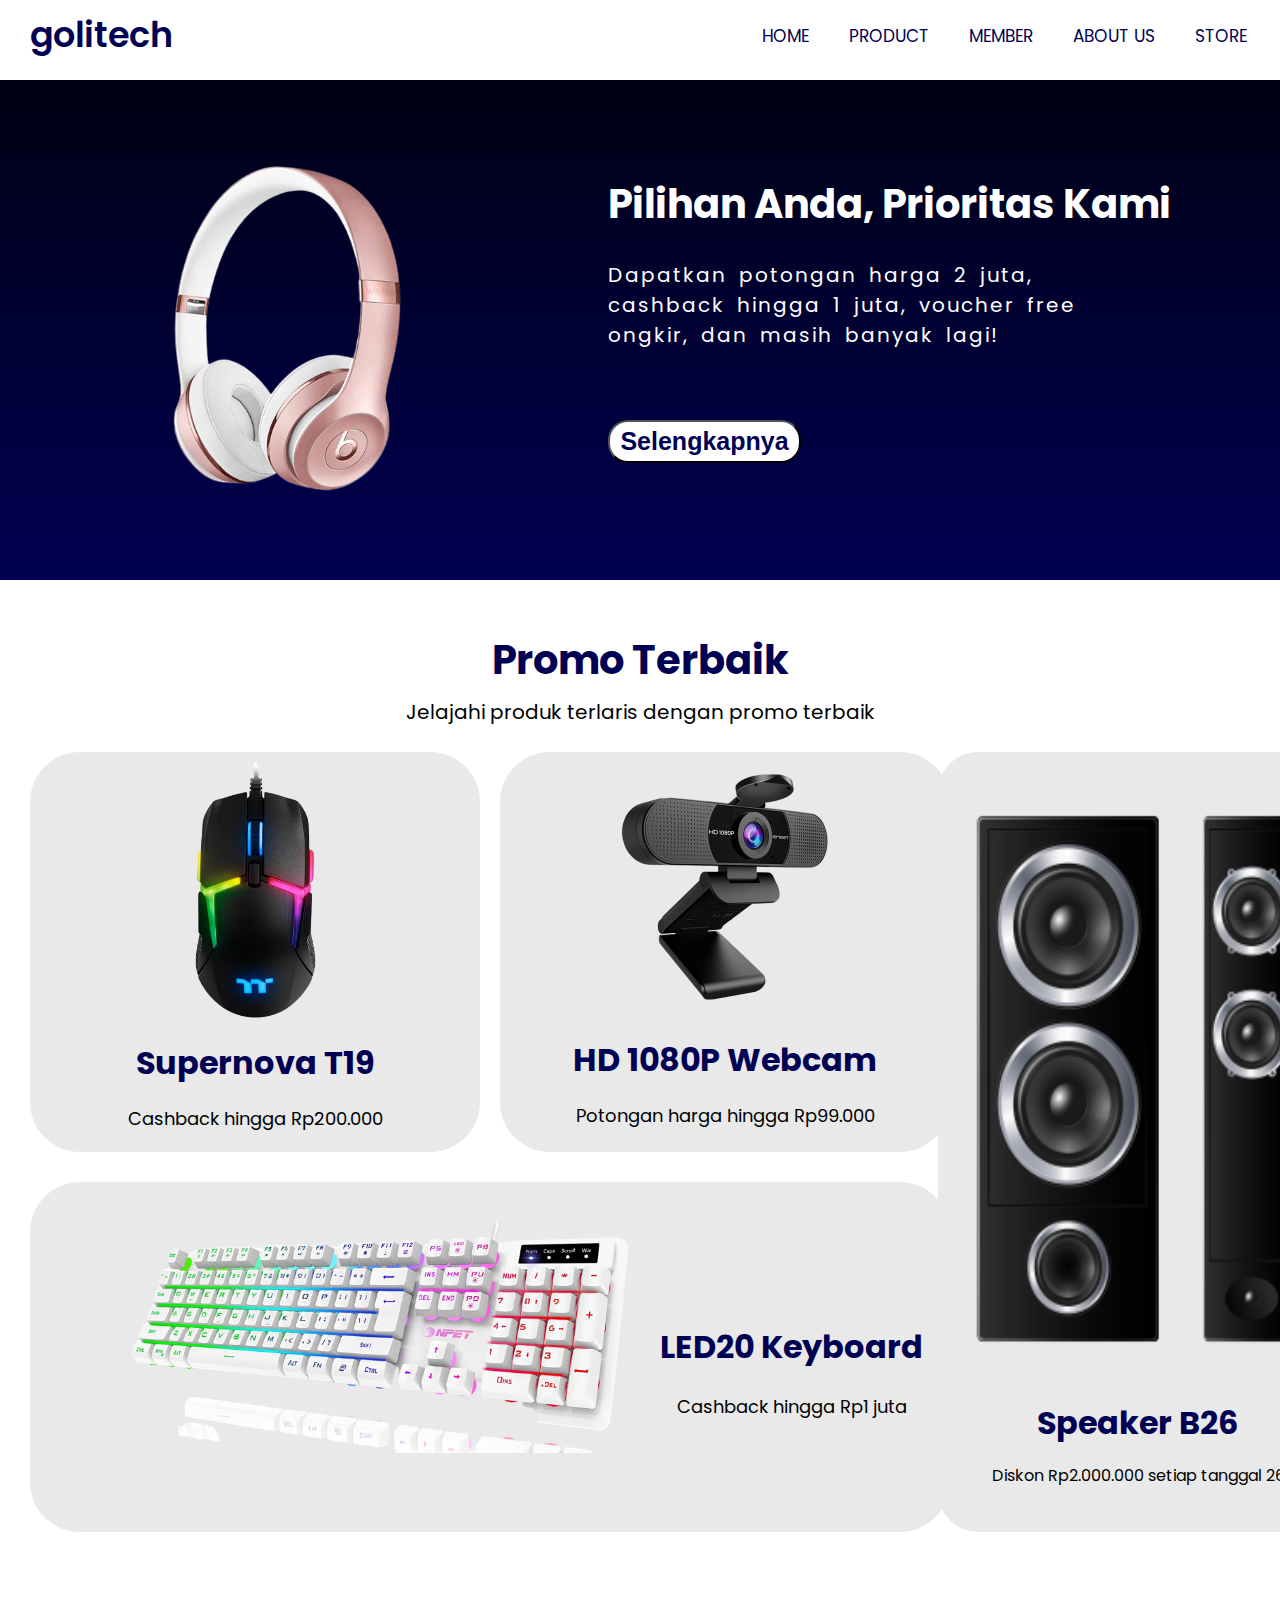
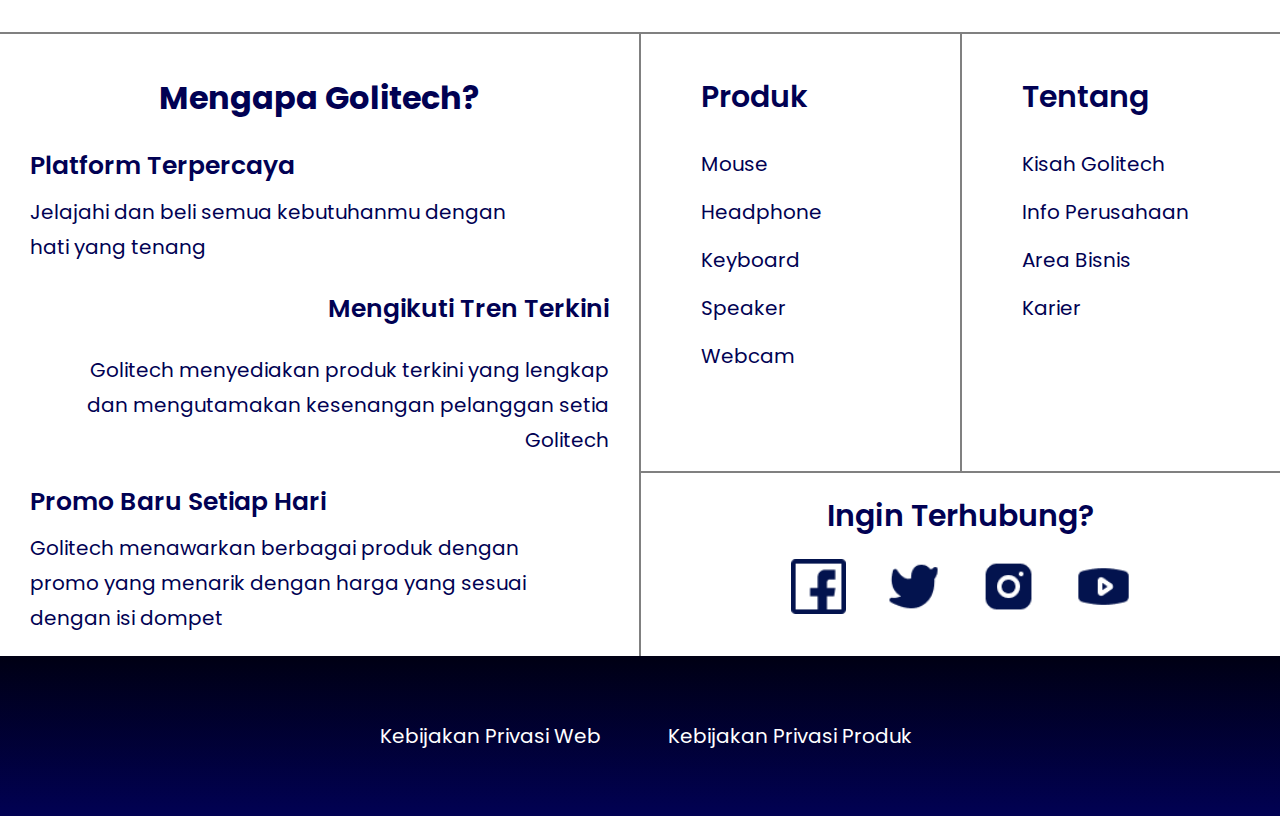
<file: html/index.html>
<!DOCTYPE html>
<html lang="en">
<head>
    <meta charset="UTF-8">
    <title>navbar</title>
    <meta name="viewport" content="width=device-width, initial-scale=1.0">
    <link rel="stylesheet" href="../css/golitech.css">

    <!-- <link rel="preconnect" href="https://fonts.googleapis.com">
    <link rel="preconnect" href="https://fonts.gstatic.com" crossorigin>
    <link href="https://fonts.googleapis.com/css2?family=Poppins:wght@500&display=swap" rel="stylesheet"> -->
</head>

<body>
    <nav>
        <label class="logo">golitech</label>
        <ul>
            <li><a class="nav" href="../html/golitech.html">HOME</a></li>
            <li><a href="../html/product-headphone.html">PRODUCT</a></li>
            <li><a href="../html/member0.html">MEMBER</a></li>
            <li><a href="../html/aboutus.html">ABOUT US</a></li>
            <li><a href="../html/store.html">STORE</a></li>
        </ul>
     </nav>


<!-- HOME PAGE-->

<!-- Banner -->
     <div class="header">
        <div class="gambar"> <img src="../banner/banner.png" id="headphone"></div>
        <div class="words">
            <h1 id="tagline">Pilihan Anda, Prioritas Kami</h1>
            <p id="promosi">Dapatkan potongan harga 2 juta, cashback hingga 1 juta, voucher free ongkir, dan masih banyak lagi!</p>
            <a href="../html/product-headphone.html"><button id="selengkapnya">Selengkapnya</button></a>
        </div>
     </div>

<!-- Promo -->
     <div class="tulisan">
            <h1 id="promoterbaik">Promo Terbaik</h1>
            <p id="jelajahi">Jelajahi produk terlaris dengan promo terbaik</p>
     </div>

    <div class="gambar">
        <div class="kiri">
            <div class="atas">
                <a href="../html/product-mouse.html" class="mouse kasihShadow"><img src="../mouse/mouse.png" id="mouse">
                    <h1 id="supernova">Supernova T19</h1>
                    <p id="cashback">Cashback hingga Rp200.000</p>
                </a>
                <a href="product-webcam.html" class="webcam kasihShadow"><img src="../camera/camera.png" id="webcam">
                    <h1 id="camera">HD 1080P Webcam</h1>
                    <p id="potongan">Potongan harga hingga Rp99.000</p>
                </a>
            </div>
            <a href="../html/product-keyboard.html" class="content kasihShadow">
                <div class="keyboard"><img src="../keyboard/keyboard.png"></div>
                <div class="text">
                    <h1 id="ledkeyboard">LED20 Keyboard</h1>
                    <p class="teksproduk">Cashback hingga Rp1 juta</p>
                </div>
            </a>
        </div>
        <a href="../html/product-speaker.html" class="kanan kasihShadow">
            <div class="speaker"><img src="../speaker/speaker.png"></div>
                <h1 id="speakerb26">Speaker B26</h1>
                <p class="teksproduk">Diskon Rp2.000.000 setiap tanggal 26</p>
        </a>
    </div>

<!-- Footer 1 -->
    <!-- Expertise -->
    <div class="expertise">
        <div class="mengapa">
            <h1 id="mengapagolitech">Mengapa Golitech?</h1>
            <p id="terpercaya">Platform Terpercaya</p>
                <p id="isi-1">Jelajahi dan beli semua kebutuhanmu dengan<br> hati yang tenang</p>
            <p id="mengikutitren">Mengikuti Tren Terkini</p>
                <p id="isi-2">Golitech menyediakan produk terkini yang lengkap<br>dan mengutamakan kesenangan pelanggan setia Golitech</p>
            <p id="promobaru">Promo Baru Setiap Hari</p>
                <p id="isi-3">Golitech menawarkan berbagai produk dengan<br>promo yang menarik dengan harga yang sesuai<br>dengan isi dompet</p>
        </div>
        <div class="bagianKanan">
            <div class="produkdantentang">
                <div class="produk">
                    <h1 id="produkhome">Produk</h1>
                    <p id="isi-4">Mouse
                        <br>Headphone
                        <br>Keyboard
                        <br>Speaker
                        <br>Webcam
                    </p>
                </div>
                <div class="tentang">
                    <h1 id="tentanghome">Tentang</h1>
                    <p id="isi-5">Kisah Golitech
                        <br>Info Perusahaan
                        <br>Area Bisnis
                        <br>Karier
                    </p>
                </div>
            </div>
            <div class="contactus">
                <div id="inginterhubung">Ingin Terhubung?</div>
                <div class="iconcontainer">
                    <img class="icon" src="../facebook/facebook-one.png">
                    <img class="icon" src="../twitter/twitter.png">
                    <img class="icon" src="../instagram/instagram.png">
                    <img class="icon" src="../youtube/youtube.png">
                </div>
            </div>
        </div>
    </div>

<!-- Footer 2 -->
    <div class="bagianbawah">
        <p id="kebijakanweb">Kebijakan Privasi Web</p>
        <p id="kebijakanproduk">Kebijakan Privasi Produk</p>
        <div class="verticalline3"></div>
    </div>

</body>
</html>
</file>
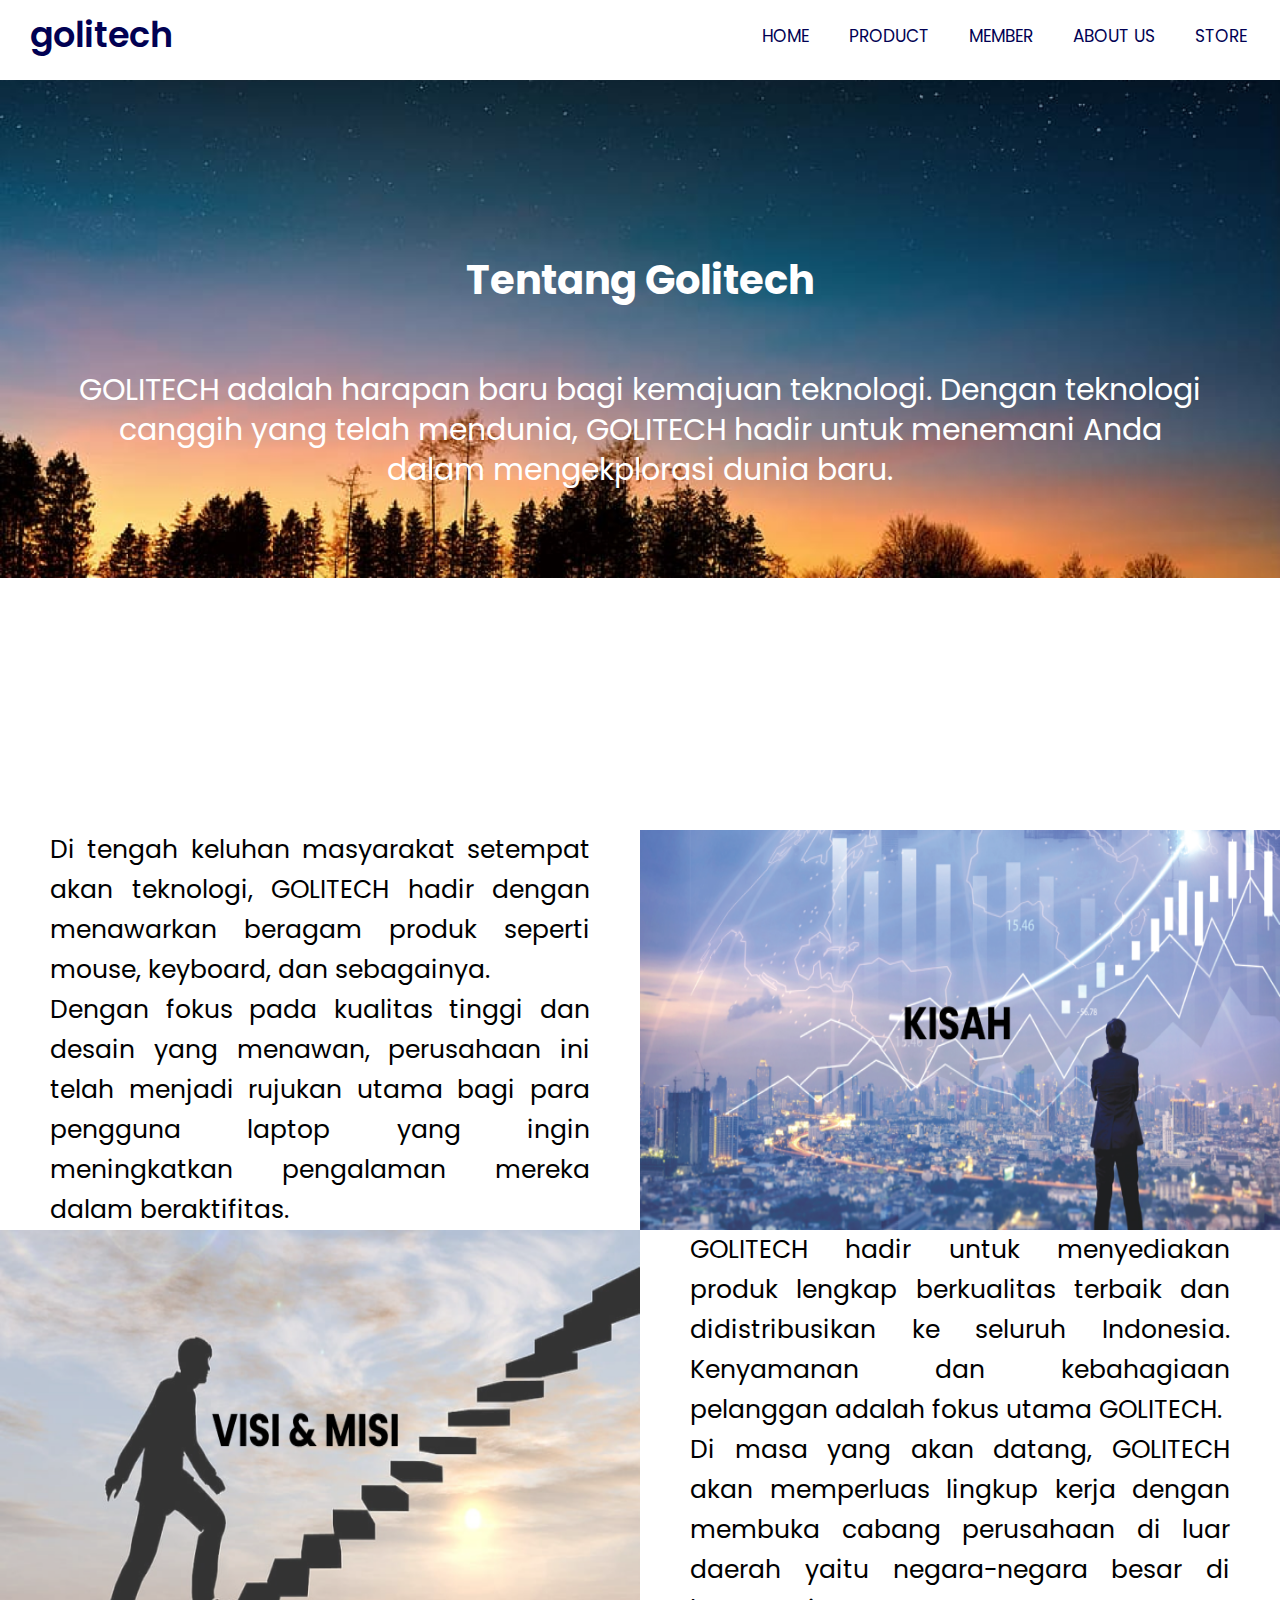
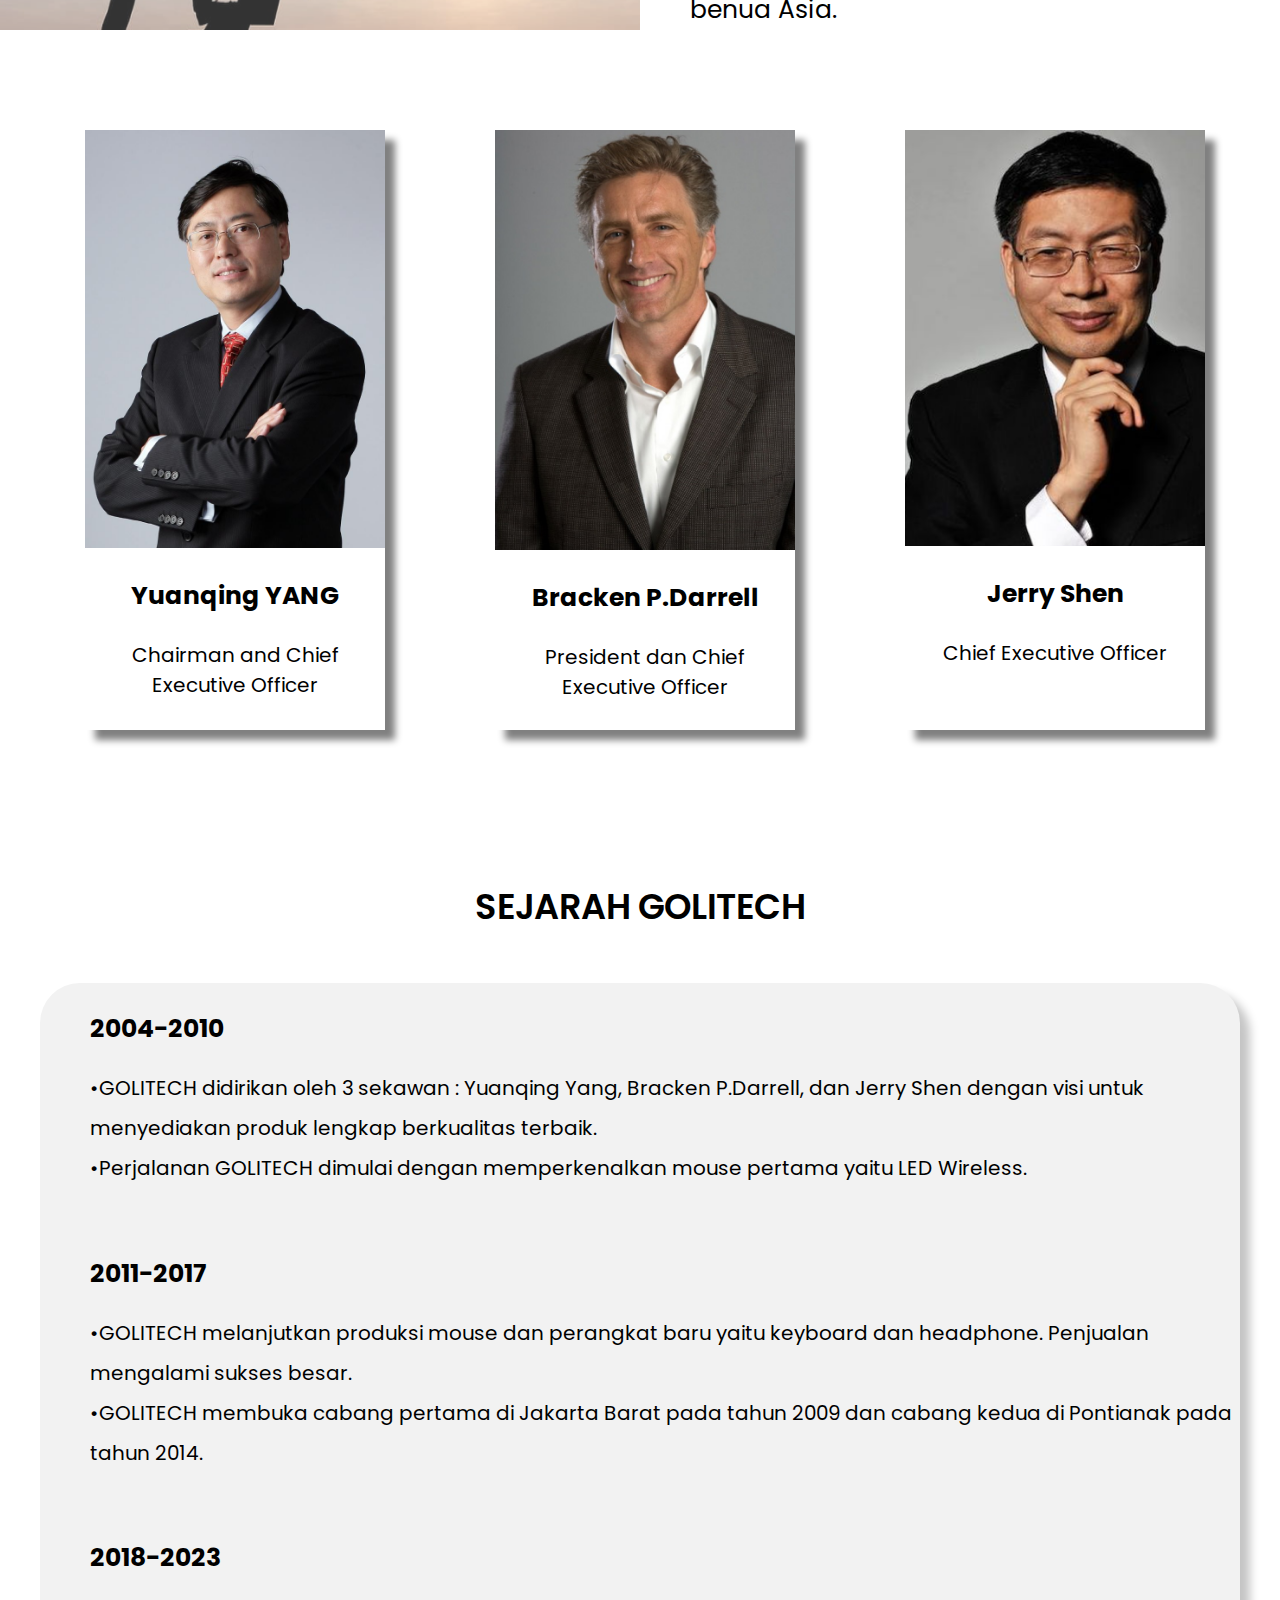
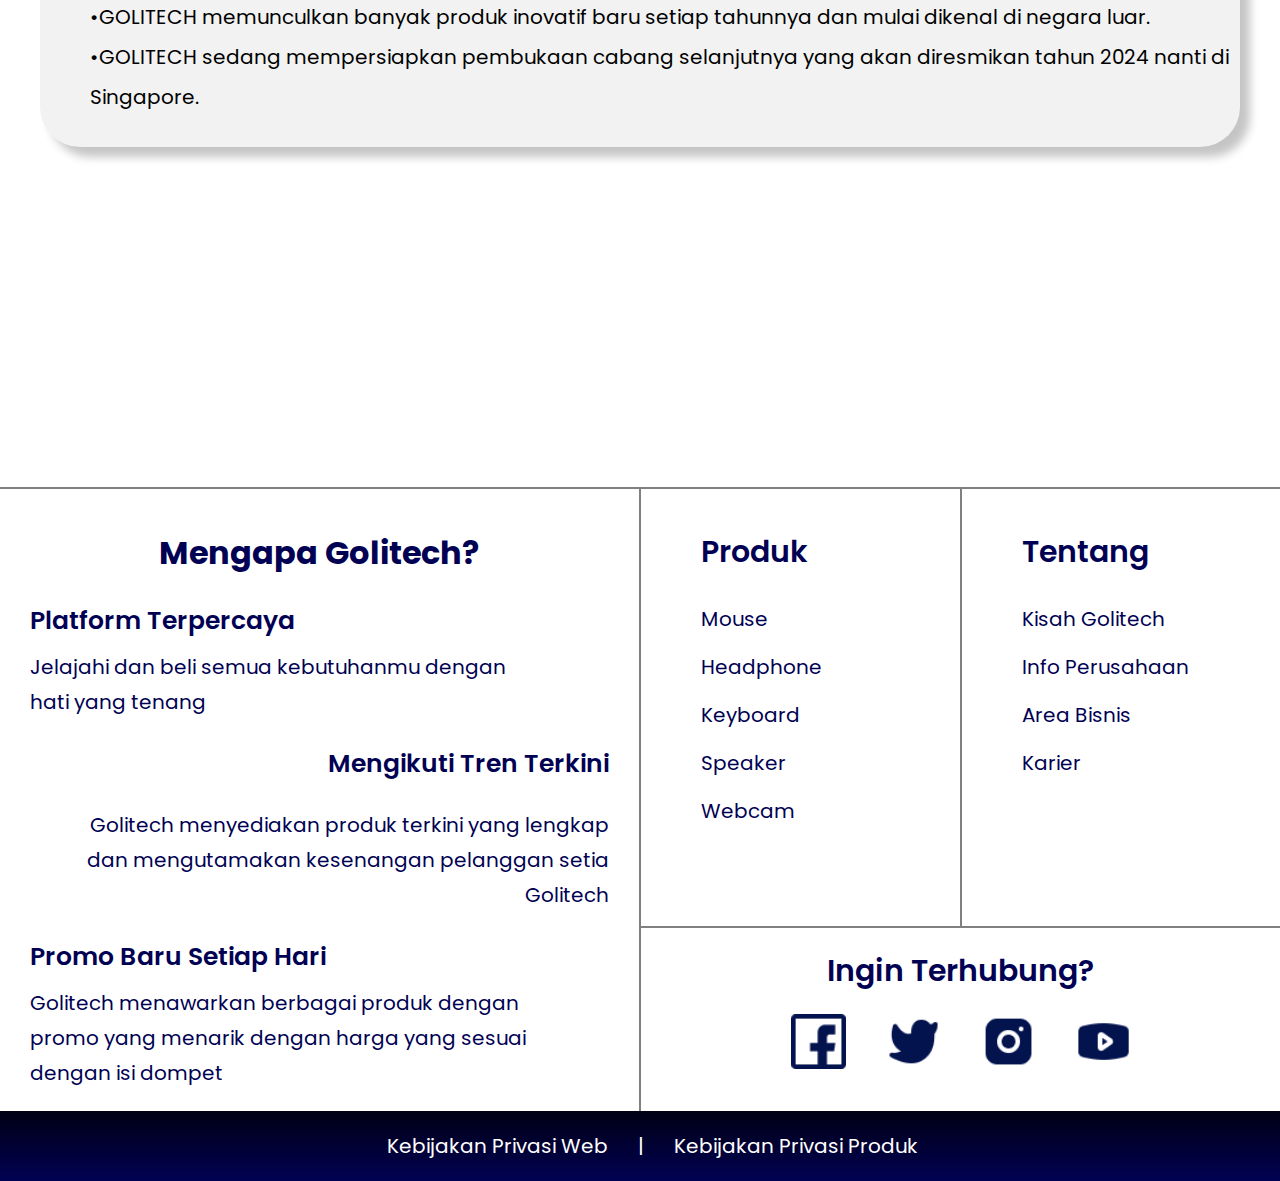
<file: html/aboutus.html>
<!DOCTYPE html>
<html lang="en">
<head>
    <meta charset="UTF-8">
    <meta name="viewport" content="width=device-width, initial-scale=1.0">
    <link rel="stylesheet" href="../css/aboutus.css">
</head>
<body>
    <nav>
        <label class="logo">golitech</label>
        <ul>
            <li><a class="nav" href="../html/golitech.html">HOME</a></li>
            <li><a href="../html/product-headphone.html">PRODUCT</a></li>
            <li><a href="../html/member0.html">MEMBER</a></li>
            <li><a href="../html/aboutus.html">ABOUT US</a></li>
            <li><a href="../html/store.html">STORE</a></li>
        </ul>
    </nav>

     <!-- BANNER -->

     <div class="banner">
        <img src="../asset/wallpaper.png">
        <div class="tentanggolitech">Tentang Golitech</div>
        <div class="deskripsi">
            GOLITECH adalah harapan baru bagi kemajuan teknologi. Dengan teknologi
            <br> canggih yang telah mendunia, GOLITECH hadir untuk menemani Anda
            <br> dalam mengekplorasi dunia baru.
        </div>
     </div>


     <!-- KISAH dan VISI MISI -->

     <div class="containerkisah">
        <div class="kisah">
            <div class="kalimatkisah">
                Di tengah keluhan masyarakat setempat akan teknologi, GOLITECH hadir dengan menawarkan beragam produk seperti mouse, keyboard, dan sebagainya. 
                <br>Dengan fokus pada kualitas tinggi dan desain yang menawan, perusahaan ini telah menjadi rujukan utama bagi para pengguna laptop yang ingin meningkatkan pengalaman mereka dalam beraktifitas.
            </div>
            <img src="../asset/kisah.png">
        </div>

        <div class="kisah"> 
            <img src="../asset/visi.png">
            <div class="kalimatkisah">
                GOLITECH hadir untuk menyediakan produk lengkap berkualitas terbaik dan didistribusikan ke seluruh Indonesia. Kenyamanan dan kebahagiaan pelanggan adalah fokus utama GOLITECH.
                <br>Di masa yang akan datang, GOLITECH akan memperluas lingkup kerja dengan membuka cabang perusahaan di luar daerah yaitu negara-negara besar di benua Asia.
            </div>
        </div>
    </div>

    <!-- CEO -->
    <div class="kumpulanceo">
        <div class="ceo">
            <img src="../asset/1.png">
            <div class="namaceo">
                Yuanqing YANG
            </div>
            <div class="jabatanceo">
                Chairman and Chief Executive Officer
            </div>
        </div>

        <div class="ceo">
            <img src="../asset/2.png">
            <div class="namaceo">
                Bracken P.Darrell
            </div>
            <div class="jabatanceo">
                President dan Chief Executive Officer
            </div>
        </div>

        <div class="ceo">
            <img src="../asset/3.png">
            <div class="namaceo">
                Jerry Shen
            </div>
            <div class="jabatanceo">
                Chief Executive Officer
            </div>
        </div>
    </div>

    <!-- SEJARAH -->
    <div class="judulsejarah">
        SEJARAH GOLITECH
    </div>
    <div class="sejarah">
        <div class="tabel">
            <div class="isisejarah">
                <h1>2004-2010</h1>
                <p>•GOLITECH didirikan oleh 3 sekawan : Yuanqing Yang, Bracken P.Darrell, dan Jerry Shen dengan visi untuk menyediakan produk lengkap berkualitas terbaik. 
                    <br>•Perjalanan GOLITECH dimulai dengan memperkenalkan mouse pertama yaitu LED Wireless.</p>
            </div>
        </div>

        <div class="tabel">
            <div class="isisejarah">
                <h1>2011-2017</h1>
                <p>•GOLITECH melanjutkan produksi mouse dan perangkat baru yaitu keyboard dan headphone. Penjualan mengalami sukses besar.
                    <br>•GOLITECH membuka cabang pertama di Jakarta Barat pada tahun 2009 dan cabang kedua di Pontianak pada tahun 2014.
            </div>
        </div>

        <div class="tabel">
            <div class="isisejarah">
                <h1>2018-2023</h1>
                <p>•GOLITECH memunculkan banyak produk inovatif baru setiap tahunnya dan mulai dikenal di negara luar.
                    <br>•GOLITECH sedang mempersiapkan pembukaan cabang selanjutnya yang akan diresmikan tahun 2024 nanti di Singapore.
            </div>
        </div>
    </div>



     




    <!-- Footer 1 -->
    <!-- Expertise -->
    <div class="expertise">
        <div class="mengapa">
            <h1 id="mengapagolitech">Mengapa Golitech?</h1>
            <p id="terpercaya">Platform Terpercaya</p>
                <p id="isi-1">Jelajahi dan beli semua kebutuhanmu dengan<br> hati yang tenang</p>
            <p id="mengikutitren">Mengikuti Tren Terkini</p>
                <p id="isi-2">Golitech menyediakan produk terkini yang lengkap<br>dan mengutamakan kesenangan pelanggan setia Golitech</p>
            <p id="promobaru">Promo Baru Setiap Hari</p>
                <p id="isi-3">Golitech menawarkan berbagai produk dengan<br>promo yang menarik dengan harga yang sesuai<br>dengan isi dompet</p>
        </div>
        <div class="bagianKanan">
            <div class="produkdantentang">
                <div class="produk">
                    <h1 id="produkhome">Produk</h1>
                    <p id="isi-4">Mouse
                        <br>Headphone
                        <br>Keyboard
                        <br>Speaker
                        <br>Webcam
                    </p>
                </div>
                <div class="tentang">
                    <h1 id="tentanghome">Tentang</h1>
                    <p id="isi-5">Kisah Golitech
                        <br>Info Perusahaan
                        <br>Area Bisnis
                        <br>Karier
                    </p>
                </div>
            </div>
            <div class="contactus">
                <div id="inginterhubung">Ingin Terhubung?</div>
                <div class="iconcontainer">
                    <img class="icon" src="../facebook/facebook-one.png">
                    <img class="icon" src="../twitter/twitter.png">
                    <img class="icon" src="../instagram/instagram.png">
                    <img class="icon" src="../youtube/youtube.png">
                </div>
            </div>
        </div>
    </div>

<!-- Footer 2 -->
    <div class="bagianbawah">
        <p class="kebijakan">Kebijakan Privasi Web</p>
        <p class="kebijakan">|</p>
        <p class="kebijakan">Kebijakan Privasi Produk</p>
    </div>
</body>
</html>
</file>
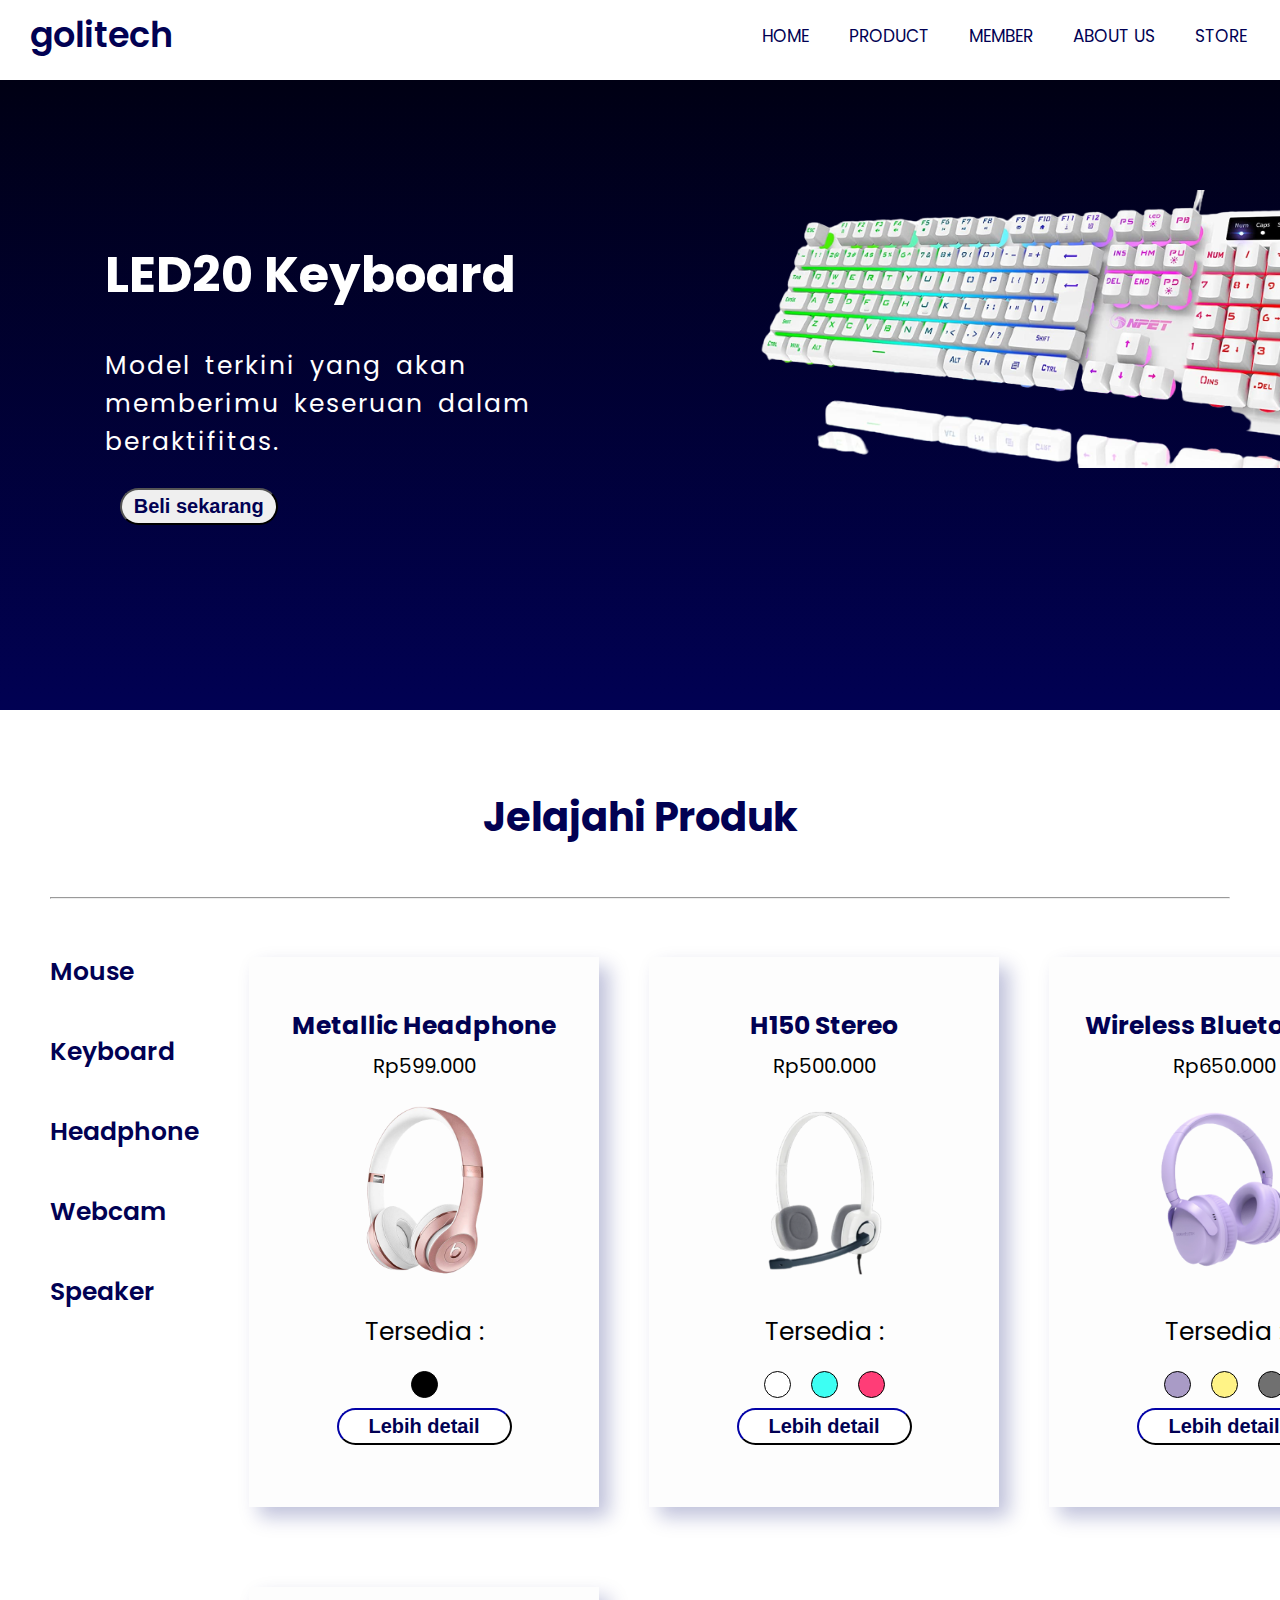
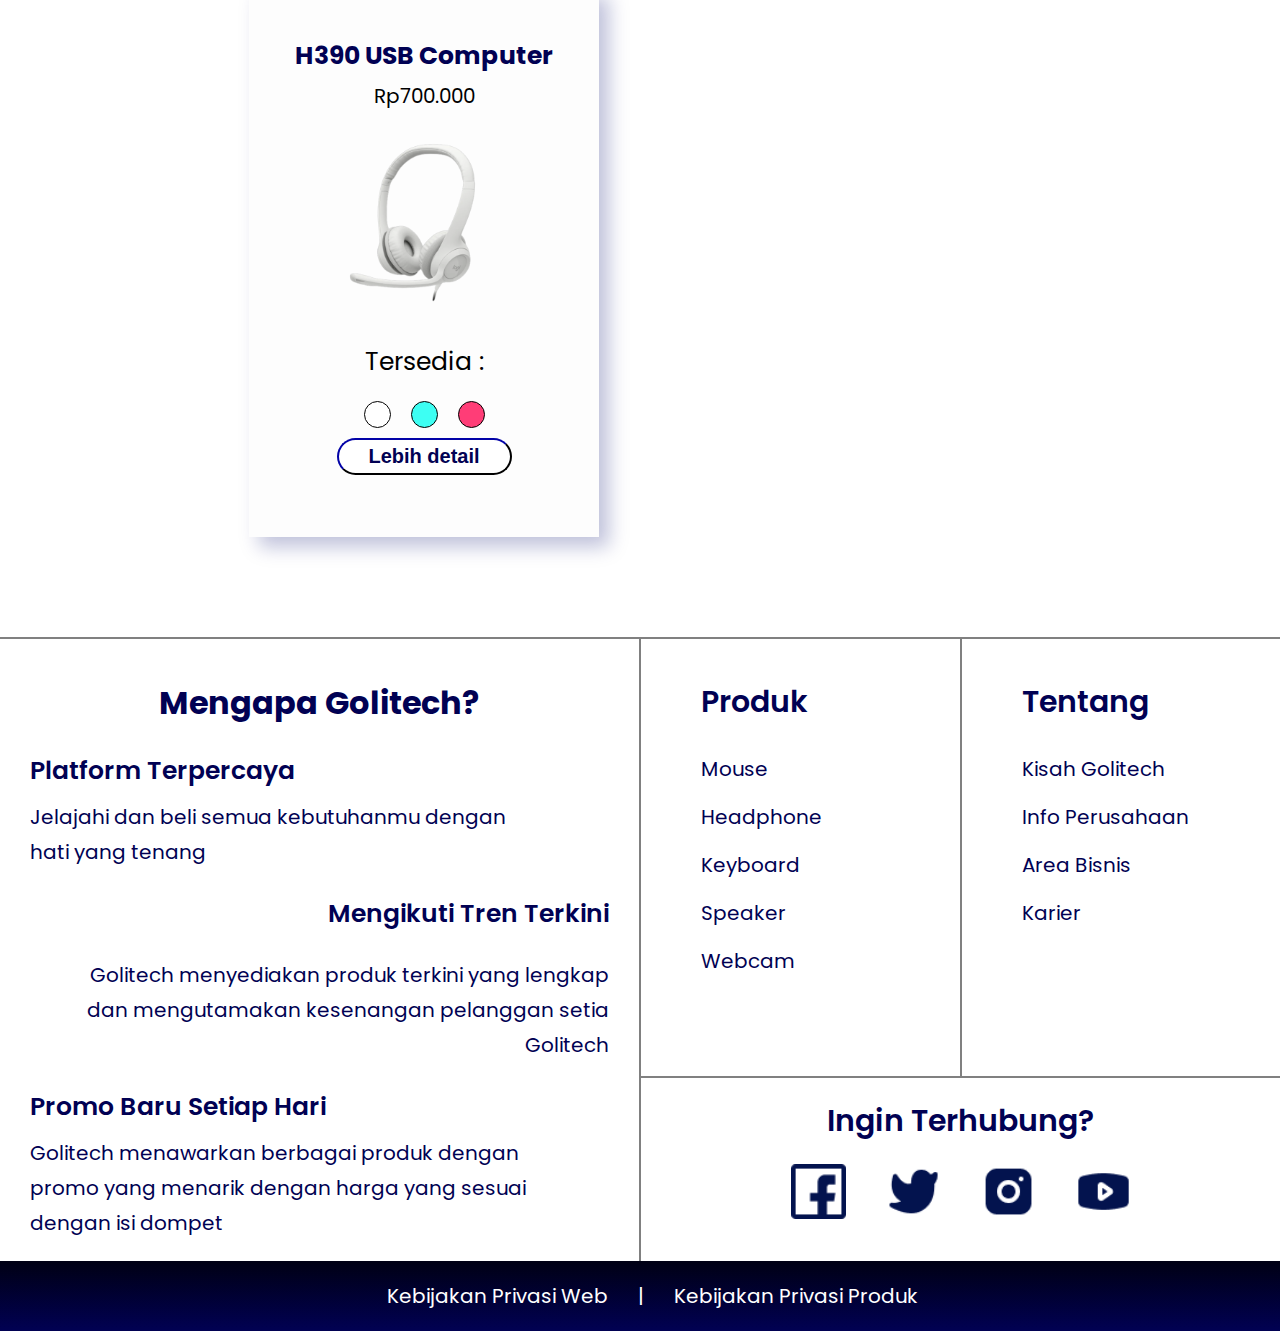
<file: html/product-headphone.html>
<!DOCTYPE html>
<html lang="en">
<head>
    <meta charset="UTF-8">
    <meta name="viewport" content="width=device-width, initial-scale=1.0">
    <link rel="stylesheet" href="../css/product-headphone.css">
</head>
<body>
    <nav>
        <label class="logo">golitech</label>
        <ul>
            <li><a class="nav" href="../html/golitech.html">HOME</a></li>
            <li><a href="../html/product-headphone.html">PRODUCT</a></li>
            <li><a href="../html/member0.html">MEMBER</a></li>
            <li><a href="../html/aboutus.html">ABOUT US</a></li>
            <li><a href="../html/store.html">STORE</a></li>
        </ul>
    </nav>


<!-- Banner -->
     <div class="header2">
        <div class="gambar2"> <img src="../keyboard/keyboard.png" id="keyboard">
        </div>
        <div class="words2">
            <h1 id="tagline2">LED20 Keyboard</h1>
            <p id="promosi2">Model terkini yang akan memberimu keseruan dalam beraktifitas.</p>
            <button id="belisekarang">Beli sekarang</button>
        </div>
     </div>

<!-- Promo -->
     <div class="tulisan2">
        <h1 id="jelajahiproduk">Jelajahi Produk</h1>
        <hr>
    </div>

<!-- Nama Produk -->
    <div class="isi">
        <div class="pilihanproduk">
            <p id="list">
                <a href="../html/product-mouse.html" class="listText">Mouse</a>
                <br><a href="../html/product-keyboard.html" class="listText">Keyboard</a>
                <br><a href="../html/product-headphone.html" class="listText">Headphone</a>
                <br><a href="../html/product-webcam.html" class="listText">Webcam</a>
                <br><a href="../html/product-speaker.html" class="listText">Speaker</a>
            </p>
        </div>
        <div class="container">
            <div class="headphone">
                <h1 class="nama">Metallic Headphone</h1>
                <p class="harga">Rp599.000</p>
                <img class="gambar" src="../headphone/headphone.png">
                <p class="tersedia">Tersedia :</p>
                <div class="bulatanGrup">
                    <div class="bulatan"></div>
                </div>
                <button class="detail">Lebih detail</button>
            </div>
            <div class="headphone">
                <h1 class="nama">H150 Stereo</h1>
                <p class="harga">Rp500.000</p>
                <img class="gambar" src="../headphone/headphone2.png">
                <p class="tersedia">Tersedia :</p>
                <div class="bulatanGrup">
                    <div class="bulatan" style="background-color: #FFFFFF;"></div>
                    <div class="bulatan" style="background-color: #3DFFF3;"></div>
                    <div class="bulatan" style="background-color: #FF3D77;"></div>
                </div>
                <button class="detail">Lebih detail</button>
            </div>
            <div class="headphone">
                <h1 class="nama">Wireless Bluetooth S3</h1>
                <p class="harga">Rp650.000</p>
                <img class="gambar" src="../headphone/headphone3.png">
                <p class="tersedia">Tersedia :</p>
                <div class="bulatanGrup">
                    <div class="bulatan" style="background-color: #A99BC6;"></div>
                    <div class="bulatan" style="background-color: #FFF386;"></div>
                    <div class="bulatan" style="background-color: #707070;"></div>
                </div>
                <button class="detail">Lebih detail</button>
            </div>
            <div class="headphone">
                <h1 class="nama">H390 USB Computer</h1>
                <p class="harga">Rp700.000</p>
                <img class="gambar" src="../headphone/headphone4.png">
                <p class="tersedia">Tersedia :</p>
                <div class="bulatanGrup">
                    <div class="bulatan" style="background-color: #FFFFFF;"></div>
                    <div class="bulatan" style="background-color: #3DFFF3;"></div>
                    <div class="bulatan" style="background-color: #FF3D77;"></div>
                </div>
                <button class="detail">Lebih detail</button>
            </div>
        </div>
    </div>

<!-- Footer 1 -->
    <!-- Expertise -->
    <div class="expertise">
        <div class="mengapa">
            <h1 id="mengapagolitech">Mengapa Golitech?</h1>
            <p id="terpercaya">Platform Terpercaya</p>
                <p id="isi-1">Jelajahi dan beli semua kebutuhanmu dengan<br> hati yang tenang</p>
            <p id="mengikutitren">Mengikuti Tren Terkini</p>
                <p id="isi-2">Golitech menyediakan produk terkini yang lengkap<br>dan mengutamakan kesenangan pelanggan setia Golitech</p>
            <p id="promobaru">Promo Baru Setiap Hari</p>
                <p id="isi-3">Golitech menawarkan berbagai produk dengan<br>promo yang menarik dengan harga yang sesuai<br>dengan isi dompet</p>
        </div>
        <div class="bagianKanan">
            <div class="produkdantentang">
                <div class="produk">
                    <h1 id="produkhome">Produk</h1>
                    <p id="isi-4">Mouse
                        <br>Headphone
                        <br>Keyboard
                        <br>Speaker
                        <br>Webcam
                    </p>
                </div>
                <div class="tentang">
                    <h1 id="tentanghome">Tentang</h1>
                    <p id="isi-5">Kisah Golitech
                        <br>Info Perusahaan
                        <br>Area Bisnis
                        <br>Karier
                    </p>
                </div>
            </div>
            <div class="contactus">
                <div id="inginterhubung">Ingin Terhubung?</div>
                <div class="iconcontainer">
                    <img class="icon" src="../facebook/facebook-one.png">
                    <img class="icon" src="../twitter/twitter.png">
                    <img class="icon" src="../instagram/instagram.png">
                    <img class="icon" src="../youtube/youtube.png">
                </div>
            </div>
        </div>
    </div>

<!-- Footer 2 -->
<div class="bagianbawah">
    <p class="kebijakan">Kebijakan Privasi Web</p>
    <p class="kebijakan">|</p>
    <p class="kebijakan">Kebijakan Privasi Produk</p>
    </div>

</body>
</html>
</file>
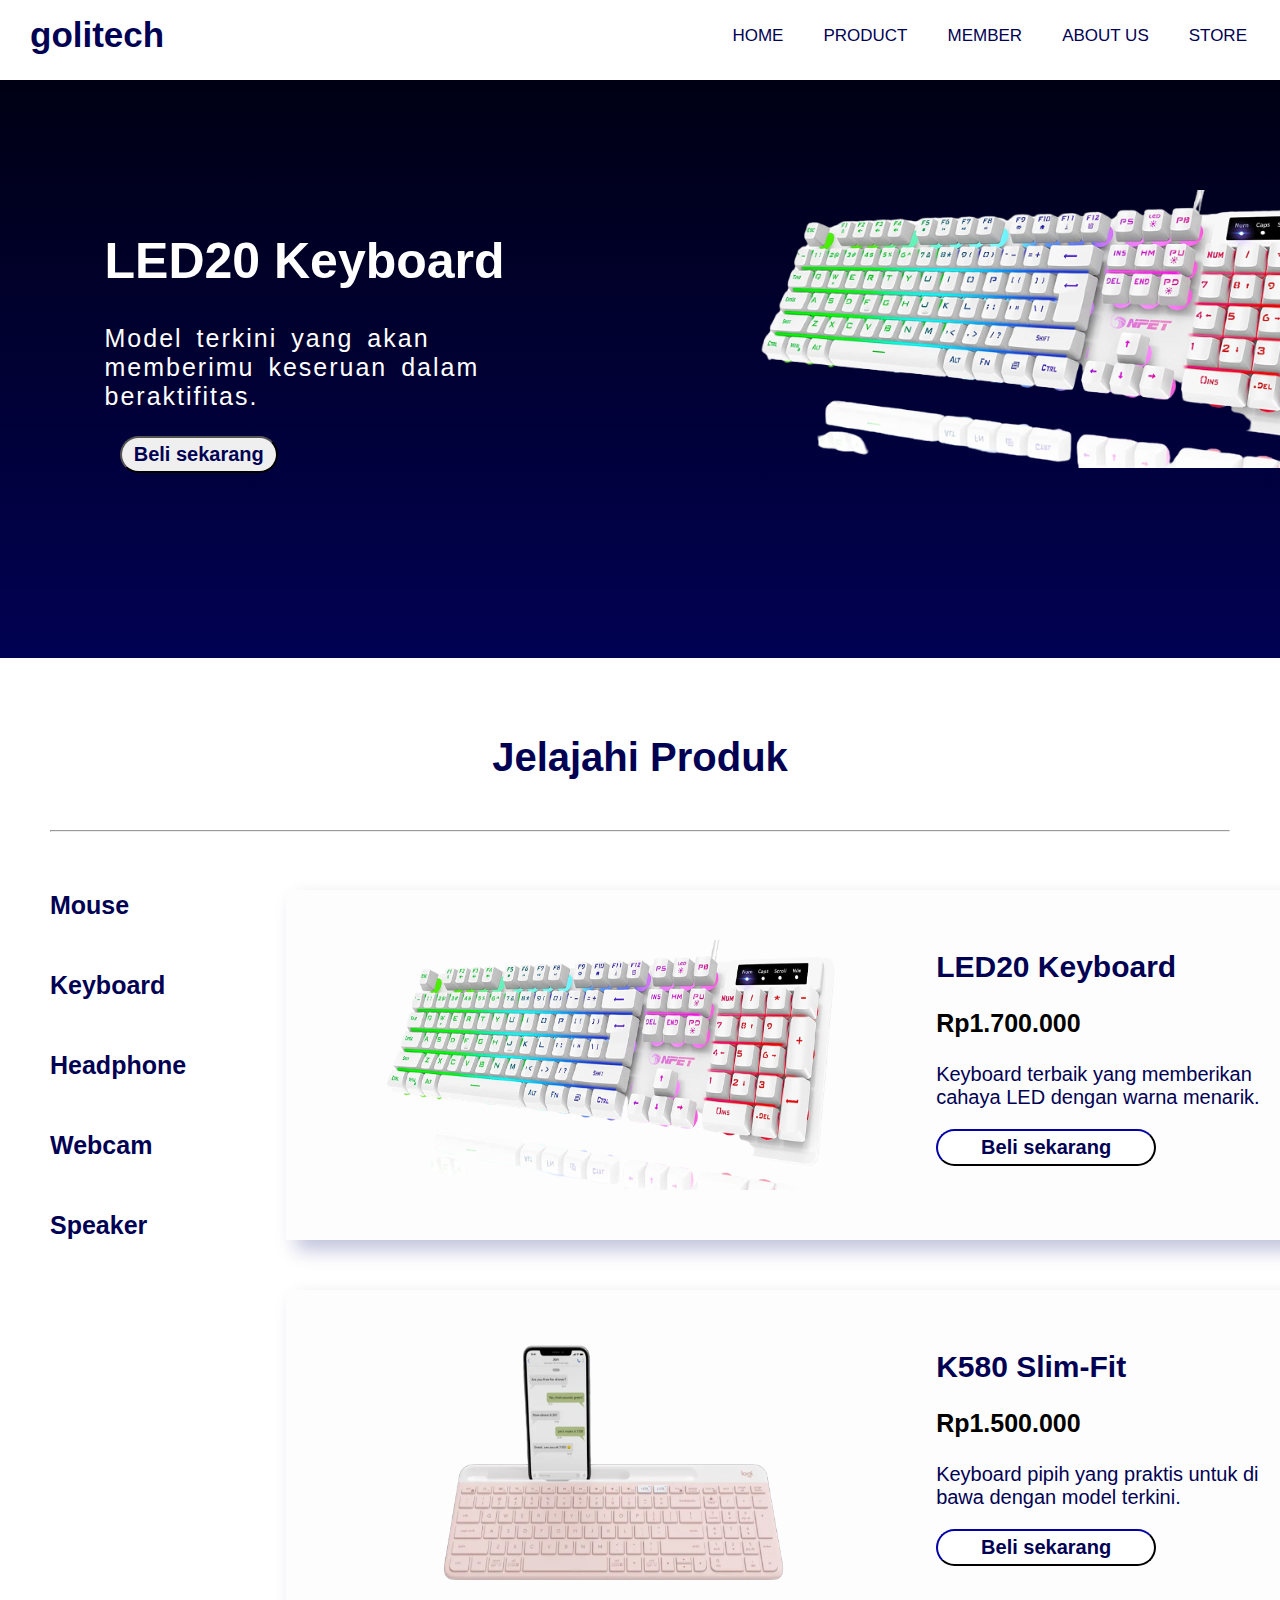
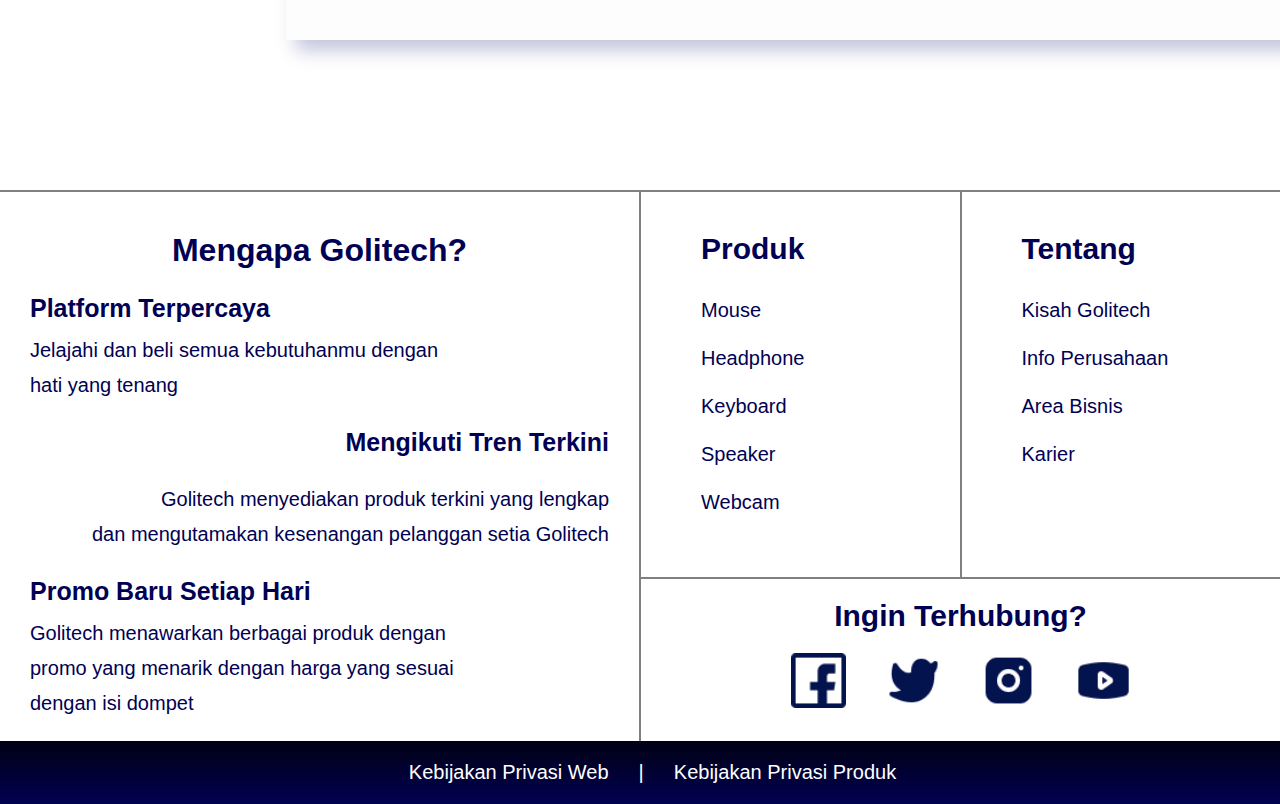
<file: html/product-keyboard.html>
<!DOCTYPE html>
<html lang="en">
<head>
    <meta charset="UTF-8">
    <meta name="viewport" content="width=device-width, initial-scale=1.0">
    <link rel="stylesheet" href="../css/product-keyboard.css">
</head>
<body>
    <nav>
        <label class="logo">golitech</label>
        <ul>
            <li><a class="nav" href="../html/golitech.html">HOME</a></li>
            <li><a href="../html/product-headphone.html">PRODUCT</a></li>
            <li><a href="../html/member0.html">MEMBER</a></li>
            <li><a href="../html/aboutus.html">ABOUT US</a></li>
            <li><a href="../html/store.html">STORE</a></li>
        </ul>
    </nav>


<!-- Banner -->
     <div class="header2">
        <div class="gambar2"> <img src="../keyboard/keyboard.png" id="keyboard">
        </div>
        <div class="words2">
            <h1 id="tagline2">LED20 Keyboard</h1>
            <p id="promosi2">Model terkini yang akan memberimu keseruan dalam beraktifitas.</p>
            <button id="belisekarang">Beli sekarang</button>
        </div>
     </div>

<!-- Promo -->
     <div class="tulisan2">
        <h1 id="jelajahiproduk">Jelajahi Produk</h1>
        <hr>
    </div>

<!-- Nama Produk -->
    <div class="isi">
        <div class="pilihanproduk">
            <p id="list">
                <a href="../html/product-mouse.html" class="listText">Mouse</a>
                <br><a href="product-keyboard.html" class="listText">Keyboard</a>
                <br><a href="product-headphone.html" class="listText">Headphone</a>
                <br><a href="product-webcam.html" class="listText">Webcam</a>
                <br><a href="product-speaker.html" class="listText">Speaker</a>
            </p>
        </div>

        <div class="container">
            <div class="keyboard">
                <img src="../keyboard/keyboard.png" class="gambar">
                <div class="info">
                    <h1 class="nama">LED20 Keyboard</h1>
                    <p class="harga">Rp1.700.000</p>
                    <p class="deskripsi">Keyboard terbaik yang memberikan cahaya LED dengan warna menarik.</p>
                    <button class="belisekarang">Beli sekarang</button>
                </div>
            </div>

            <div class="keyboard">
                <img src="../keyboard/keyboard1.png" class="gambar">
                <div class="info">
                    <h1 class="nama">K580 Slim-Fit</h1>
                    <p class="harga">Rp1.500.000</p>
                    <p class="deskripsi">Keyboard pipih yang praktis untuk di bawa dengan model terkini.</p>
                    <button class="belisekarang">Beli sekarang</button>
                </div>
            </div>
        </div>
    </div>

    <!-- Footer 1 -->
    <!-- Expertise -->
    <div class="expertise">
        <div class="mengapa">
            <h1 id="mengapagolitech">Mengapa Golitech?</h1>
            <p id="terpercaya">Platform Terpercaya</p>
                <p id="isi-1">Jelajahi dan beli semua kebutuhanmu dengan<br> hati yang tenang</p>
            <p id="mengikutitren">Mengikuti Tren Terkini</p>
                <p id="isi-2">Golitech menyediakan produk terkini yang lengkap<br>dan mengutamakan kesenangan pelanggan setia Golitech</p>
            <p id="promobaru">Promo Baru Setiap Hari</p>
                <p id="isi-3">Golitech menawarkan berbagai produk dengan<br>promo yang menarik dengan harga yang sesuai<br>dengan isi dompet</p>
        </div>
        <div class="bagianKanan">
            <div class="produkdantentang">
                <div class="produk">
                    <h1 id="produkhome">Produk</h1>
                    <p id="isi-4">Mouse
                        <br>Headphone
                        <br>Keyboard
                        <br>Speaker
                        <br>Webcam
                    </p>
                </div>
                <div class="tentang">
                    <h1 id="tentanghome">Tentang</h1>
                    <p id="isi-5">Kisah Golitech
                        <br>Info Perusahaan
                        <br>Area Bisnis
                        <br>Karier
                    </p>
                </div>
            </div>
            <div class="contactus">
                <div id="inginterhubung">Ingin Terhubung?</div>
                <div class="iconcontainer">
                    <img class="icon" src="../facebook/facebook-one.png">
                    <img class="icon" src="../twitter/twitter.png">
                    <img class="icon" src="../instagram/instagram.png">
                    <img class="icon" src="../youtube/youtube.png">
                </div>
            </div>
        </div>
    </div>

<!-- Footer 2 -->
<div class="bagianbawah">
    <p class="kebijakan">Kebijakan Privasi Web</p>
    <p class="kebijakan">|</p>
    <p class="kebijakan">Kebijakan Privasi Produk</p>
    </div>
</body>
</html>
</file>
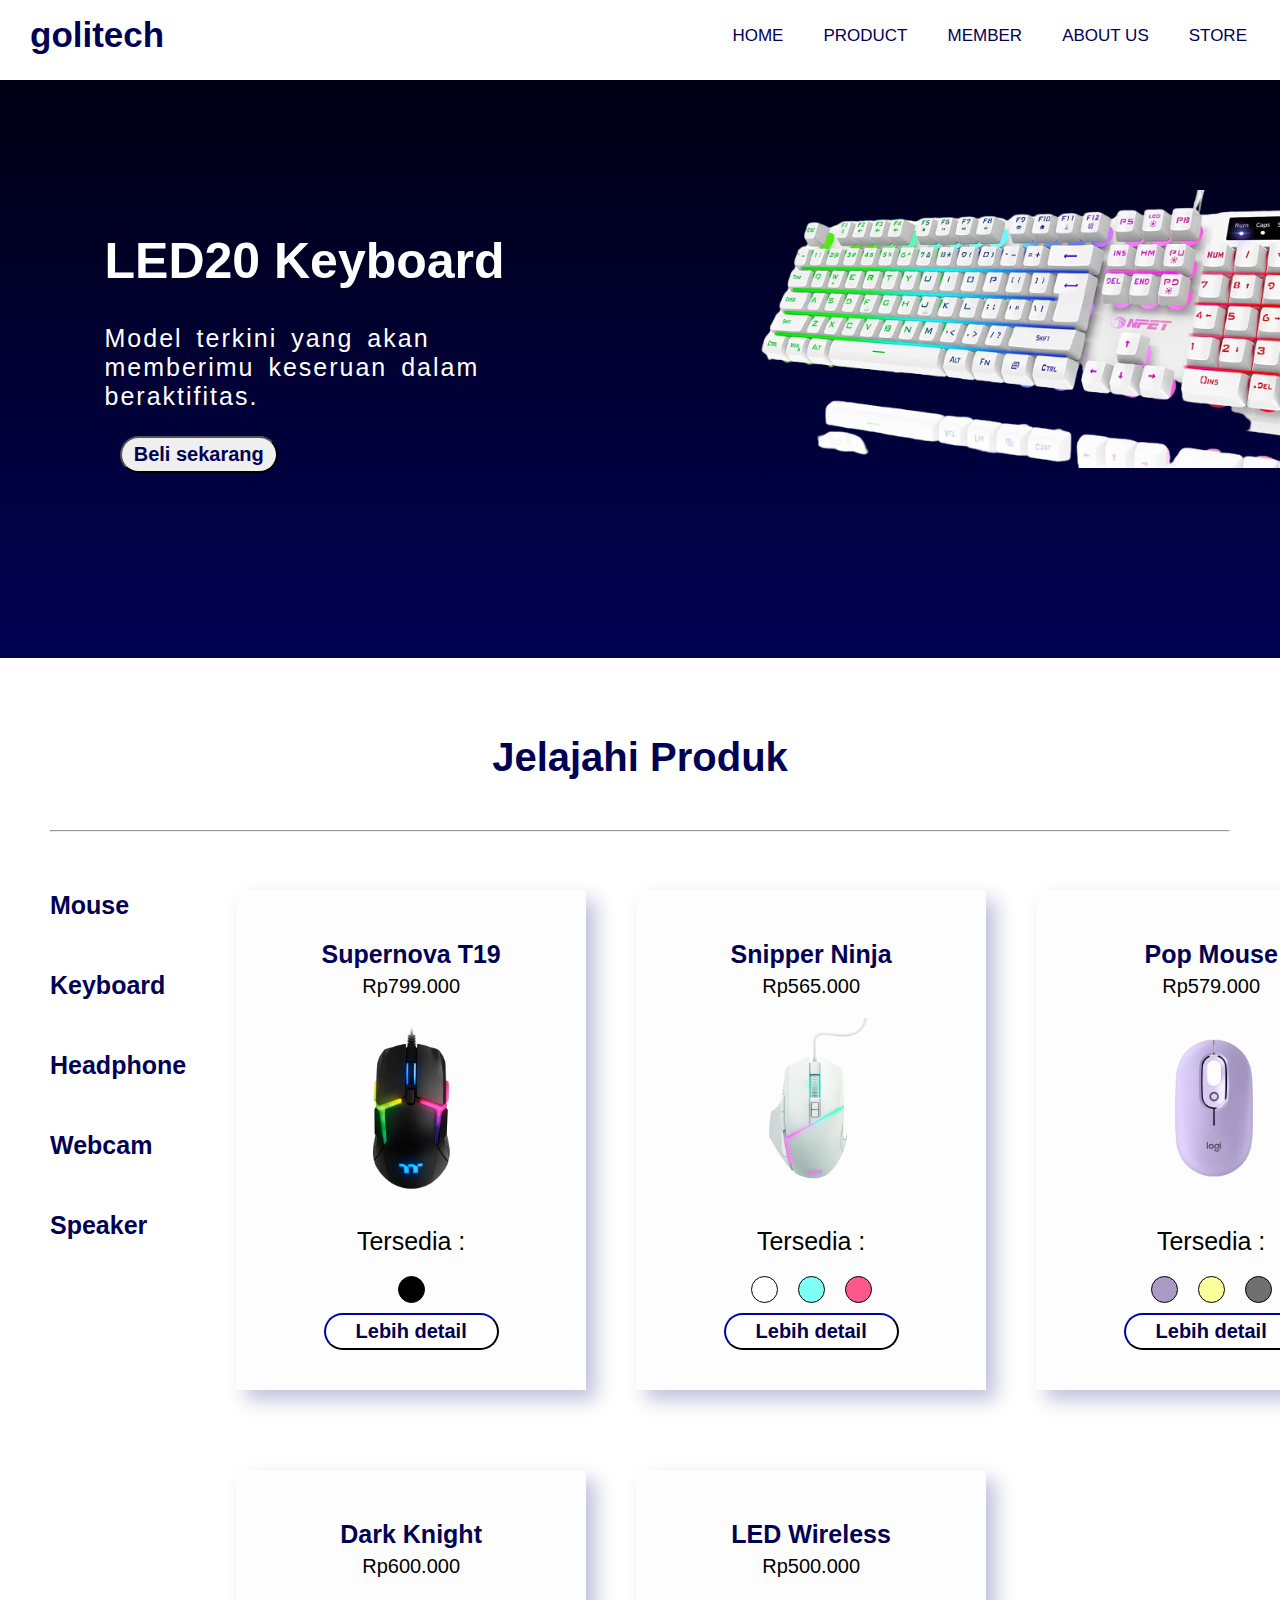
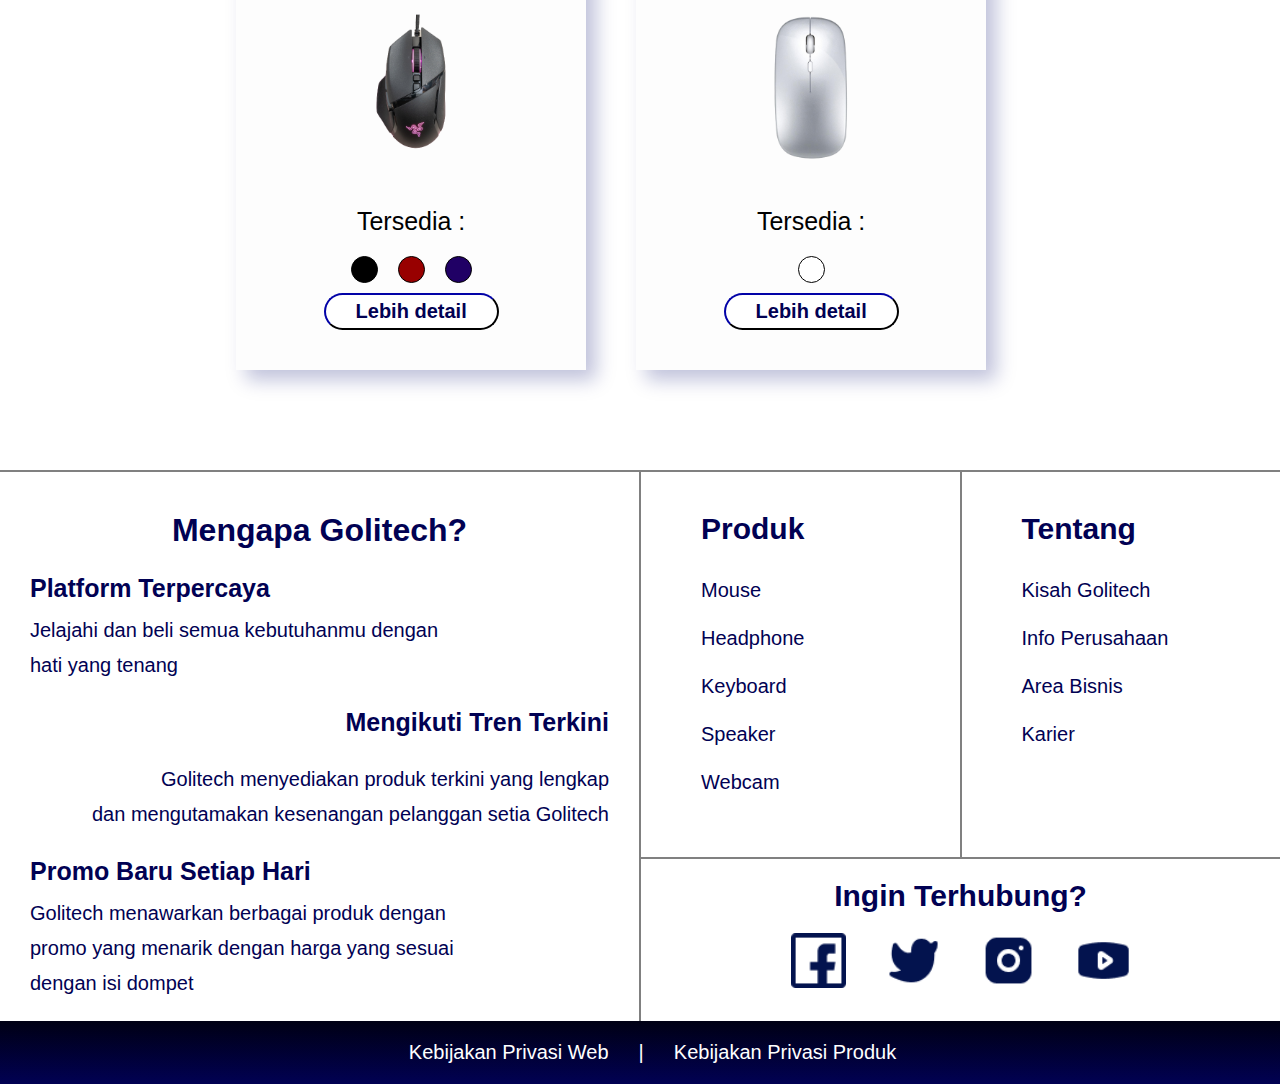
<file: html/product-mouse.html>
<!DOCTYPE html>
<html lang="en">
<head>
    <meta charset="UTF-8">
    <meta name="viewport" content="width=device-width, initial-scale=1.0">
    <link rel="stylesheet" href="../css/product-mouse.css">
</head>
<body>
    <nav>
        <label class="logo">golitech</label>
        <ul>
            <li><a class="nav" href="../html/golitech.html">HOME</a></li>
            <li><a href="../html/product-headphone.html">PRODUCT</a></li>
            <li><a href="../html/member0.html">MEMBER</a></li>
            <li><a href="../html/aboutus.html">ABOUT US</a></li>
            <li><a href="../html/store.html">STORE</a></li>
        </ul>
    </nav>


<!-- Banner -->
     <div class="header2">
        <div class="gambar2"> <img src="../keyboard/keyboard.png" id="keyboard">
        </div>
        <div class="words2">
            <h1 id="tagline2">LED20 Keyboard</h1>
            <p id="promosi2">Model terkini yang akan memberimu keseruan dalam beraktifitas.</p>
            <button id="belisekarang">Beli sekarang</button>
        </div>
     </div>

<!-- Promo -->
     <div class="tulisan2">
        <h1 id="jelajahiproduk">Jelajahi Produk</h1>
        <hr>
    </div>

<!-- Nama Produk -->
    <div class="isi">
        <div class="pilihanproduk">
            <p id="list">
                <a href="../html/product-mouse.html" class="listText">Mouse</a>
                <br><a href="../html/product-keyboard.html" class="listText">Keyboard</a>
                <br><a href="../html/product-headphone.html" class="listText">Headphone</a>
                <br><a href="../html/product-webcam.html" class="listText">Webcam</a>
                <br><a href="../html/product-speaker.html" class="listText">Speaker</a>
            </p>
        </div>
    
        <div class="container">
            <div class="mouse">
                <h1 class="nama">Supernova T19</h1>
                <p class="harga">Rp799.000</p>
                <img class="gambar" src="../mouse/mouse.png">
                <p class="tersedia">Tersedia :</p>
                <div class="bulatanGrup">
                    <div class="bulatan"></div>
                </div>
                <button class="detail">Lebih detail</button>
            </div>
            <div class="mouse">
                <h1 class="nama">Snipper Ninja</h1>
                <p class="harga">Rp565.000</p>
                <img class="gambar" src="../mouse/mouse2.png">
                <p class="tersedia">Tersedia :</p>
                <div class="bulatanGrup">
                    <div class="bulatan" style="background-color: rgb(255, 255, 255);"></div>
                    <div class="bulatan" style="background-color: rgb(128, 255, 244);"></div>
                    <div class="bulatan" style="background-color: #ff598b;"></div>
                </div>
                <button class="detail">Lebih detail</button>
            </div>
            <div class="mouse">
                <h1 class="nama">Pop Mouse</h1>
                <p class="harga">Rp579.000</p>
                <img class="gambar" src="../mouse/mouse3.png">
                <p class="tersedia">Tersedia :</p>
                <div class="bulatanGrup">
                    <div class="bulatan" style="background-color: #A99BC6;"></div>
                    <div class="bulatan" style="background-color: #fcff9b;"></div>
                    <div class="bulatan" style="background-color: #707070;"></div>
                </div>
                <button class="detail">Lebih detail</button>
            </div>
            <div class="mouse">
                <h1 class="nama">Dark Knight</h1>
                <p class="harga">Rp600.000</p>
                <img class="gambar" src="../mouse/mouse4.png">
                <p class="tersedia">Tersedia :</p>
                <div class="bulatanGrup">
                    <div class="bulatan" style="background-color: #000000;"></div>
                    <div class="bulatan" style="background-color: #980000;"></div>
                    <div class="bulatan" style="background-color: #200065;"></div>
                </div>
                <button class="detail">Lebih detail</button>
            </div>
            <div class="mouse">
                <h1 class="nama">LED Wireless</h1>
                <p class="harga">Rp500.000</p>
                <img class="gambar" src="../mouse/mouse5.png">
                <p class="tersedia">Tersedia :</p>
                <div class="bulatanGrup">
                    <div class="bulatan" style="background-color: #FFFFFF;"></div>
                </div>
                <button class="detail">Lebih detail</button>
            </div>
        </div>
    </div>

<!-- Footer 1 -->
    <!-- Expertise -->
    <div class="expertise">
        <div class="mengapa">
            <h1 id="mengapagolitech">Mengapa Golitech?</h1>
            <p id="terpercaya">Platform Terpercaya</p>
                <p id="isi-1">Jelajahi dan beli semua kebutuhanmu dengan<br> hati yang tenang</p>
            <p id="mengikutitren">Mengikuti Tren Terkini</p>
                <p id="isi-2">Golitech menyediakan produk terkini yang lengkap<br>dan mengutamakan kesenangan pelanggan setia Golitech</p>
            <p id="promobaru">Promo Baru Setiap Hari</p>
                <p id="isi-3">Golitech menawarkan berbagai produk dengan<br>promo yang menarik dengan harga yang sesuai<br>dengan isi dompet</p>
        </div>
        <div class="bagianKanan">
            <div class="produkdantentang">
                <div class="produk">
                    <h1 id="produkhome">Produk</h1>
                    <p id="isi-4">Mouse
                        <br>Headphone
                        <br>Keyboard
                        <br>Speaker
                        <br>Webcam
                    </p>
                </div>
                <div class="tentang">
                    <h1 id="tentanghome">Tentang</h1>
                    <p id="isi-5">Kisah Golitech
                        <br>Info Perusahaan
                        <br>Area Bisnis
                        <br>Karier
                    </p>
                </div>
            </div>
            <div class="contactus">
                <div id="inginterhubung">Ingin Terhubung?</div>
                <div class="iconcontainer">
                    <img class="icon" src="../facebook/facebook-one.png">
                    <img class="icon" src="../twitter/twitter.png">
                    <img class="icon" src="../instagram/instagram.png">
                    <img class="icon" src="../youtube/youtube.png">
                </div>
            </div>
        </div>
    </div>

<!-- Footer 2 -->
    <div class="bagianbawah">
        <p class="kebijakan">Kebijakan Privasi Web</p>
        <p class="kebijakan">|</p>
        <p class="kebijakan">Kebijakan Privasi Produk</p>
    </div>
</body>
</html>
</file>
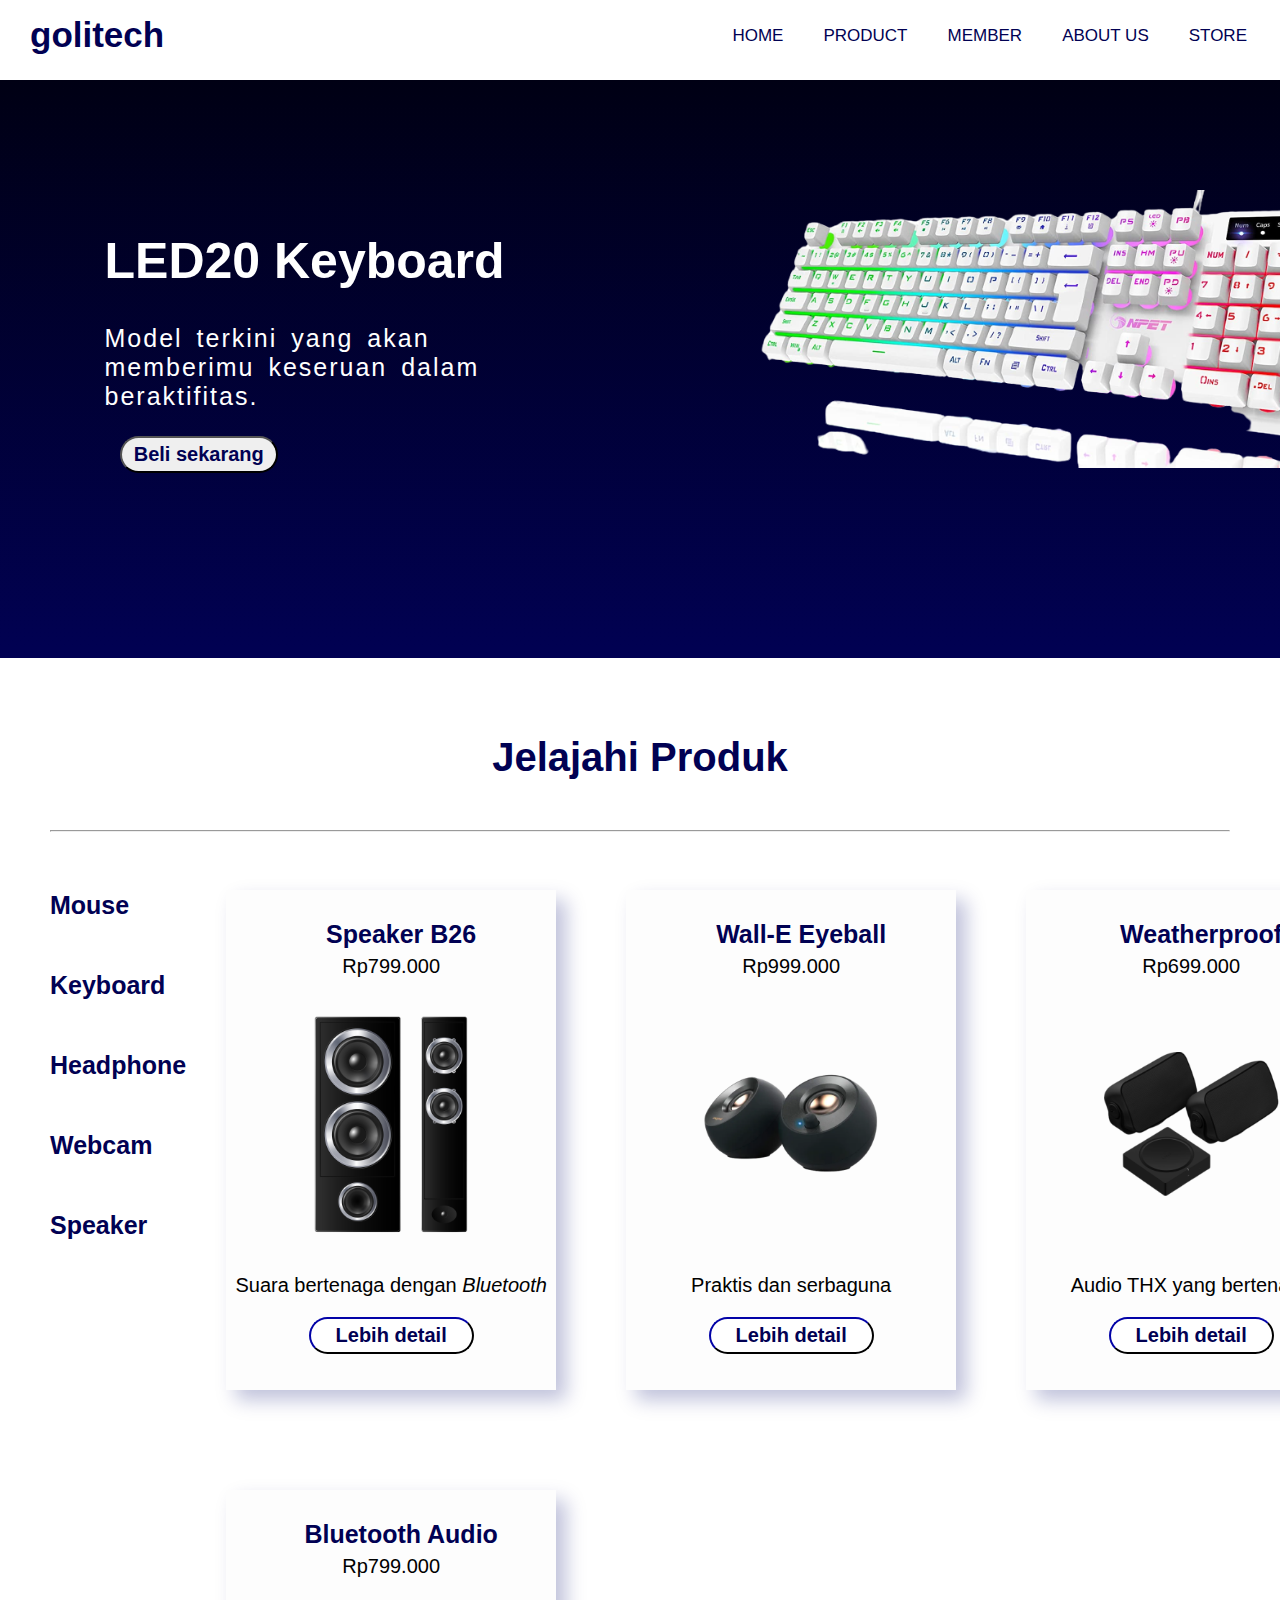
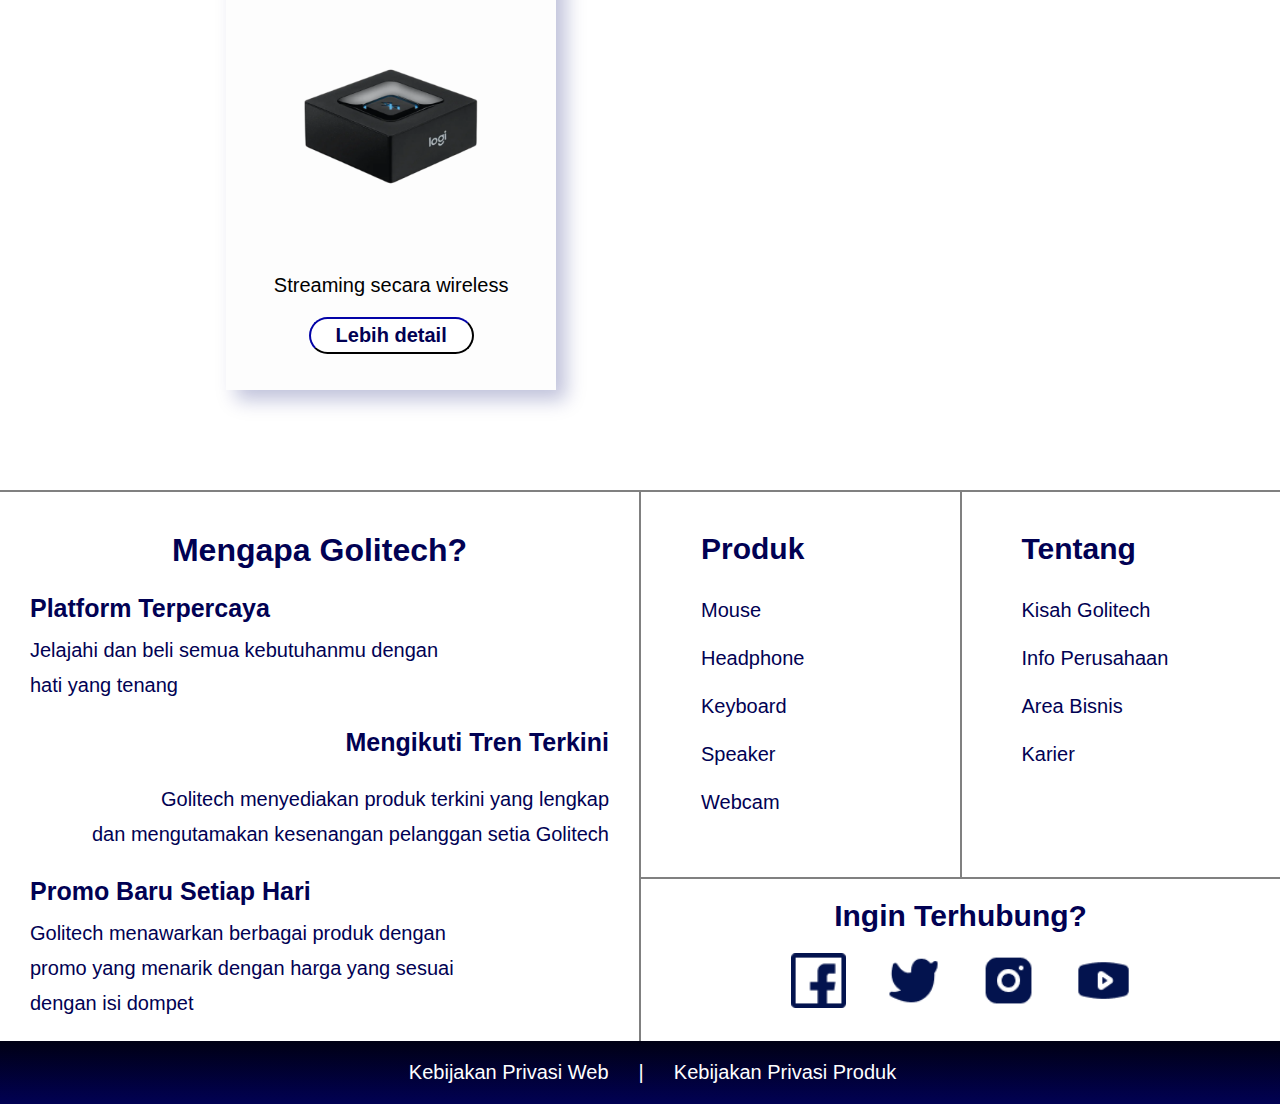
<file: html/product-speaker.html>
<!DOCTYPE html>
<html lang="en">
<head>
    <meta charset="UTF-8">
    <meta name="viewport" content="width=device-width, initial-scale=1.0">
    <link rel="stylesheet" href="../css/product-speaker.css">
</head>
<body>
    <nav>
        <label class="logo">golitech</label>
        <ul>
            <li><a class="nav" href="../html/golitech.html">HOME</a></li>
            <li><a href="../html/product-headphone.html">PRODUCT</a></li>
            <li><a href="../html/member0.html">MEMBER</a></li>
            <li><a href="../html/aboutus.html">ABOUT US</a></li>
            <li><a href="../html/store.html">STORE</a></li>
        </ul>
    </nav>


<!-- Banner -->
     <div class="header2">
        <div class="gambar2"> <img src="../keyboard/keyboard.png" id="keyboard">
        </div>
        <div class="words2">
            <h1 id="tagline2">LED20 Keyboard</h1>
            <p id="promosi2">Model terkini yang akan memberimu keseruan dalam beraktifitas.</p>
            <button id="belisekarang">Beli sekarang</button>
        </div>
     </div>

<!-- Promo -->
     <div class="tulisan2">
        <h1 id="jelajahiproduk">Jelajahi Produk</h1>
        <hr>
    </div>

<!-- Nama Produk -->
    <div class="isi">
        <div class="pilihanproduk"> 
            <p id="list">
                <a href="../html/product-mouse.html" class="listText">Mouse</a>
                <br><a href="../html/product-keyboard.html" class="listText">Keyboard</a>
                <br><a href="../html/product-headphone.html" class="listText">Headphone</a>
                <br><a href="../html/product-webcam.html" class="listText">Webcam</a>
                <br><a href="../html/product-speaker.html" class="listText">Speaker</a>
            </p>
        </div>
    
        <div class="container">
            <div class="speaker">
                <h1 class="nama">Speaker B26</h1>
                <p class="harga">Rp799.000</p>
                <img class="gambar" src="../speaker/speaker1.png">
                <p class="deskripsi">Suara bertenaga dengan <i>Bluetooth</i></p>
                <button class="detail">Lebih detail</button>
            </div>
            <div class="speaker">
                <h1 class="nama">Wall-E Eyeball</h1>
                <p class="harga">Rp999.000</p>
                <img class="gambar" src="../speaker/speaker2.png">
                <p class="deskripsi">Praktis dan serbaguna</p>
                <button class="detail">Lebih detail</button>
            </div>
            <div class="speaker">
                <h1 class="nama">Weatherproof</h1>
                <p class="harga">Rp699.000</p>
                <img class="gambar" src="../speaker/speaker3.png">
                <p class="deskripsi">Audio THX yang bertenaga</p>
                <button class="detail">Lebih detail</button>
            </div>
            <div class="speaker">
                <h1 class="nama">Bluetooth Audio</h1>
                <p class="harga">Rp799.000</p>
                <img class="gambar" src="../speaker/speaker4.png">
                <p class="deskripsi">Streaming secara wireless</p>
                <button class="detail">Lebih detail</button>
            </div>
        </div>
    </div>

<!-- Footer 1 -->
    <!-- Expertise -->
    <div class="expertise">
        <div class="mengapa">
            <h1 id="mengapagolitech">Mengapa Golitech?</h1>
            <p id="terpercaya">Platform Terpercaya</p>
                <p id="isi-1">Jelajahi dan beli semua kebutuhanmu dengan<br> hati yang tenang</p>
            <p id="mengikutitren">Mengikuti Tren Terkini</p>
                <p id="isi-2">Golitech menyediakan produk terkini yang lengkap<br>dan mengutamakan kesenangan pelanggan setia Golitech</p>
            <p id="promobaru">Promo Baru Setiap Hari</p>
                <p id="isi-3">Golitech menawarkan berbagai produk dengan<br>promo yang menarik dengan harga yang sesuai<br>dengan isi dompet</p>
        </div>
        <div class="bagianKanan">
            <div class="produkdantentang">
                <div class="produk">
                    <h1 id="produkhome">Produk</h1>
                    <p id="isi-4">Mouse
                        <br>Headphone
                        <br>Keyboard
                        <br>Speaker
                        <br>Webcam
                    </p>
                </div>
                <div class="tentang">
                    <h1 id="tentanghome">Tentang</h1>
                    <p id="isi-5">Kisah Golitech
                        <br>Info Perusahaan
                        <br>Area Bisnis
                        <br>Karier
                    </p>
                </div>
            </div>
            <div class="contactus">
                <div id="inginterhubung">Ingin Terhubung?</div>
                <div class="iconcontainer">
                    <img class="icon" src="../facebook/facebook-one.png">
                    <img class="icon" src="../twitter/twitter.png">
                    <img class="icon" src="../instagram/instagram.png">
                    <img class="icon" src="../youtube/youtube.png">
                </div>
            </div>
        </div>
    </div>

<!-- Footer 2 -->
<div class="bagianbawah">
    <p class="kebijakan">Kebijakan Privasi Web</p>
    <p class="kebijakan">|</p>
    <p class="kebijakan">Kebijakan Privasi Produk</p>
</div>
</body>
</html>
</file>
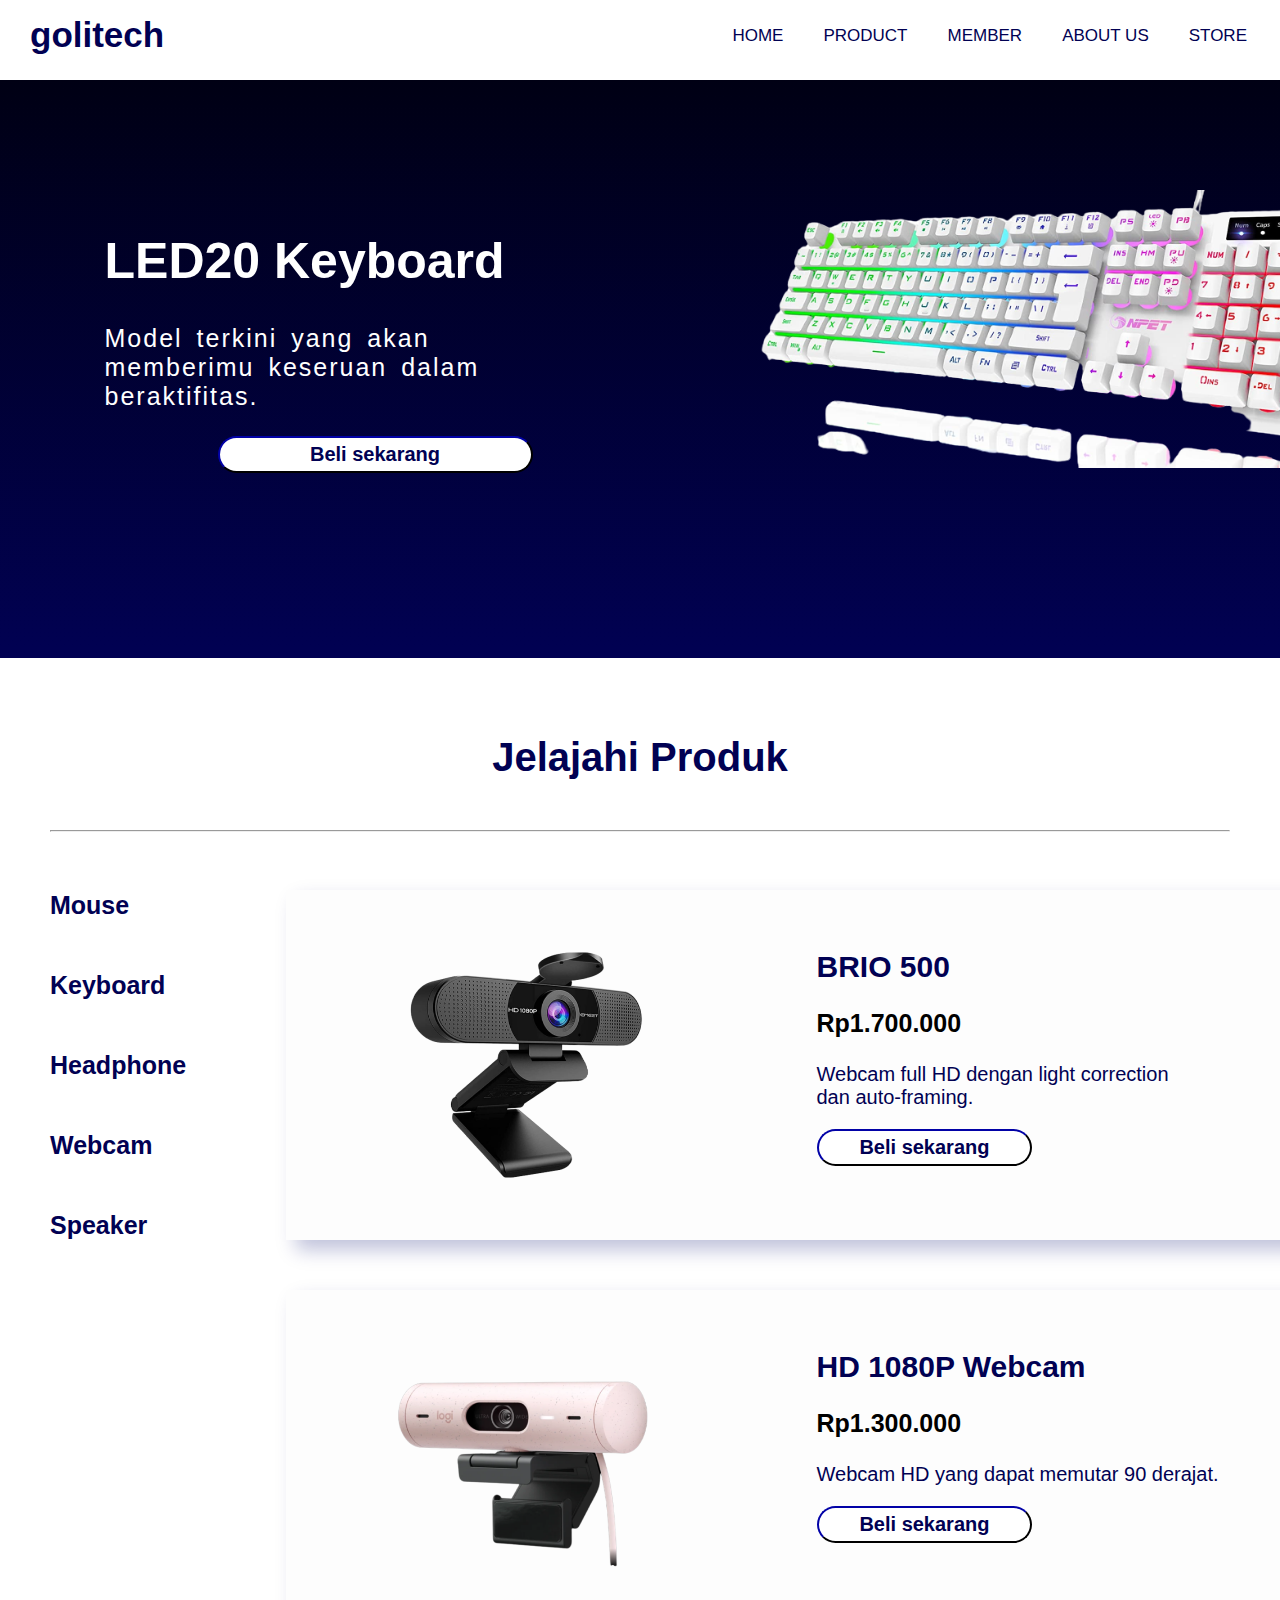
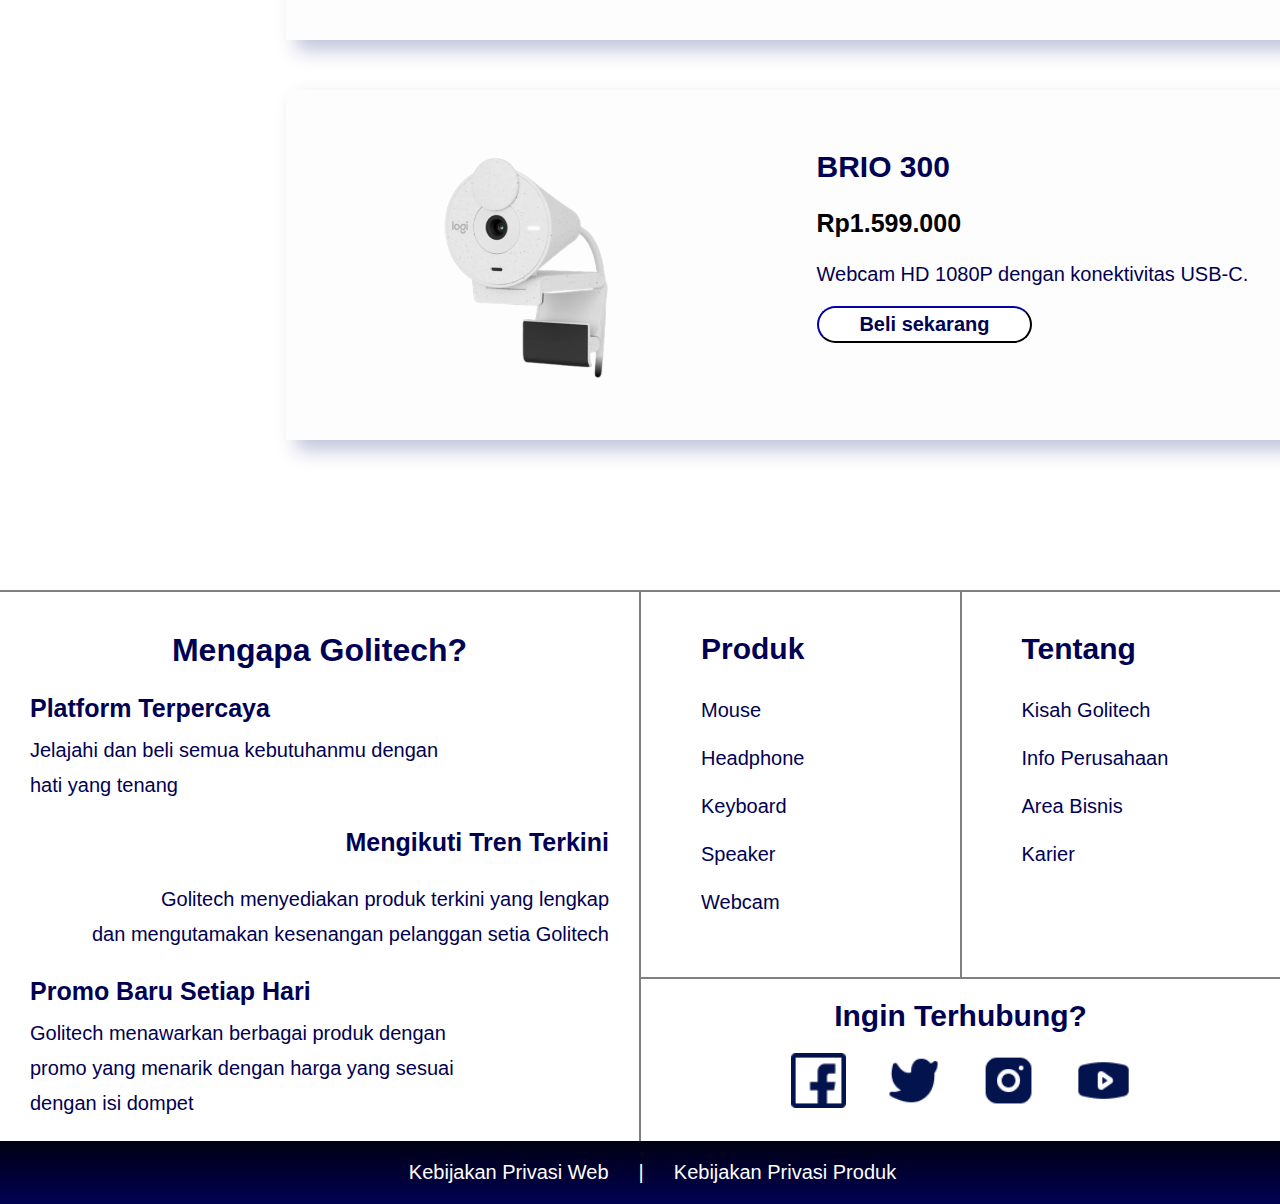
<file: html/product-webcam.html>
<!DOCTYPE html>
<html lang="en">
<head>
    <meta charset="UTF-8">
    <meta name="viewport" content="width=device-width, initial-scale=1.0">
    <link rel="stylesheet" href="../css/product-webcam.css">
</head>
<body>
    <nav>
        <label class="logo">golitech</label>
        <ul>
            <li><a class="nav" href="../html/golitech.html">HOME</a></li>
            <li><a href="../html/product-headphone.html">PRODUCT</a></li>
            <li><a href="../html/member0.html">MEMBER</a></li>
            <li><a href="../html/aboutus.html">ABOUT US</a></li>
            <li><a href="../html/store.html">STORE</a></li>
        </ul>
    </nav>


<!-- Banner -->
     <div class="header2">
        <div class="gambar2"> <img src="../keyboard/keyboard.png" id="keyboard">
        </div>
        <div class="words2">
            <h1 id="tagline2">LED20 Keyboard</h1>
            <p id="promosi2">Model terkini yang akan memberimu keseruan dalam beraktifitas.</p>
            <button id="belisekarang">Beli sekarang</button>
        </div>
     </div>

<!-- Promo -->
     <div class="tulisan2">
        <h1 id="jelajahiproduk">Jelajahi Produk</h1>
        <hr>
    </div>

<!-- Nama Produk -->
    <div class="isi">
        <div class="pilihanproduk">
            <p id="list">
                <a href="../html/product-mouse.html" class="listText">Mouse</a>
                <br><a href="../html/product-keyboard.html" class="listText">Keyboard</a>
                <br><a href="../html/product-headphone.html" class="listText">Headphone</a>
                <br><a href="../html/product-webcam.html" class="listText">Webcam</a>
                <br><a href="../html/product-speaker.html" class="listText">Speaker</a>
            </p>
        </div>

        <div class="container">
            <div class="webcam">
                <img class="gambar" src="../camera/camera.png">
                <div class="info">
                    <h1 class="nama">BRIO 500</h1>
                    <p class="harga">Rp1.700.000</p>
                    <p class="deskripsi">Webcam full HD dengan light correction
                        <br> dan auto-framing.</p>
                    <button class="belisekarang">Beli sekarang</button>
                </div>
            </div>
            <div class="webcam">
                <img class="gambar" src="../camera/camera2.png">
                <div class="info">
                    <h1 class="nama">HD 1080P Webcam</h1>
                    <p class="harga">Rp1.300.000</p>
                    <p class="deskripsi">Webcam HD yang dapat memutar 90 derajat.</p>
                    <button class="belisekarang">Beli sekarang</button>
                </div>
            </div>
            <div class="webcam">
                <img class="gambar" src="../camera/camera3.png">
                <div class="info">
                    <h1 class="nama">BRIO 300</h1>
                    <p class="harga">Rp1.599.000</p>
                    <p class="deskripsi">Webcam HD 1080P dengan konektivitas USB-C.</p>
                    <button class="belisekarang">Beli sekarang</button>
                </div>
            </div>
        </div>
    </div>

    <!-- Footer 1 -->
    <!-- Expertise -->
    <div class="expertise">
        <div class="mengapa">
            <h1 id="mengapagolitech">Mengapa Golitech?</h1>
            <p id="terpercaya">Platform Terpercaya</p>
                <p id="isi-1">Jelajahi dan beli semua kebutuhanmu dengan<br> hati yang tenang</p>
            <p id="mengikutitren">Mengikuti Tren Terkini</p>
                <p id="isi-2">Golitech menyediakan produk terkini yang lengkap<br>dan mengutamakan kesenangan pelanggan setia Golitech</p>
            <p id="promobaru">Promo Baru Setiap Hari</p>
                <p id="isi-3">Golitech menawarkan berbagai produk dengan<br>promo yang menarik dengan harga yang sesuai<br>dengan isi dompet</p>
        </div>
        <div class="bagianKanan">
            <div class="produkdantentang">
                <div class="produk">
                    <h1 id="produkhome">Produk</h1>
                    <p id="isi-4">Mouse
                        <br>Headphone
                        <br>Keyboard
                        <br>Speaker
                        <br>Webcam
                    </p>
                </div>
                <div class="tentang">
                    <h1 id="tentanghome">Tentang</h1>
                    <p id="isi-5">Kisah Golitech
                        <br>Info Perusahaan
                        <br>Area Bisnis
                        <br>Karier
                    </p>
                </div>
            </div>
            <div class="contactus">
                <div id="inginterhubung">Ingin Terhubung?</div>
                <div class="iconcontainer">
                    <img class="icon" src="../facebook/facebook-one.png">
                    <img class="icon" src="../twitter/twitter.png">
                    <img class="icon" src="../instagram/instagram.png">
                    <img class="icon" src="../youtube/youtube.png">
                </div>
            </div>
        </div>
    </div>


<!-- Footer 2 -->
    <div class="bagianbawah">
        <p class="kebijakan">Kebijakan Privasi Web</p>
        <p class="kebijakan">|</p>
         <p class="kebijakan">Kebijakan Privasi Produk</p>
    </div>
    </div>
</body>
</html>
</file>
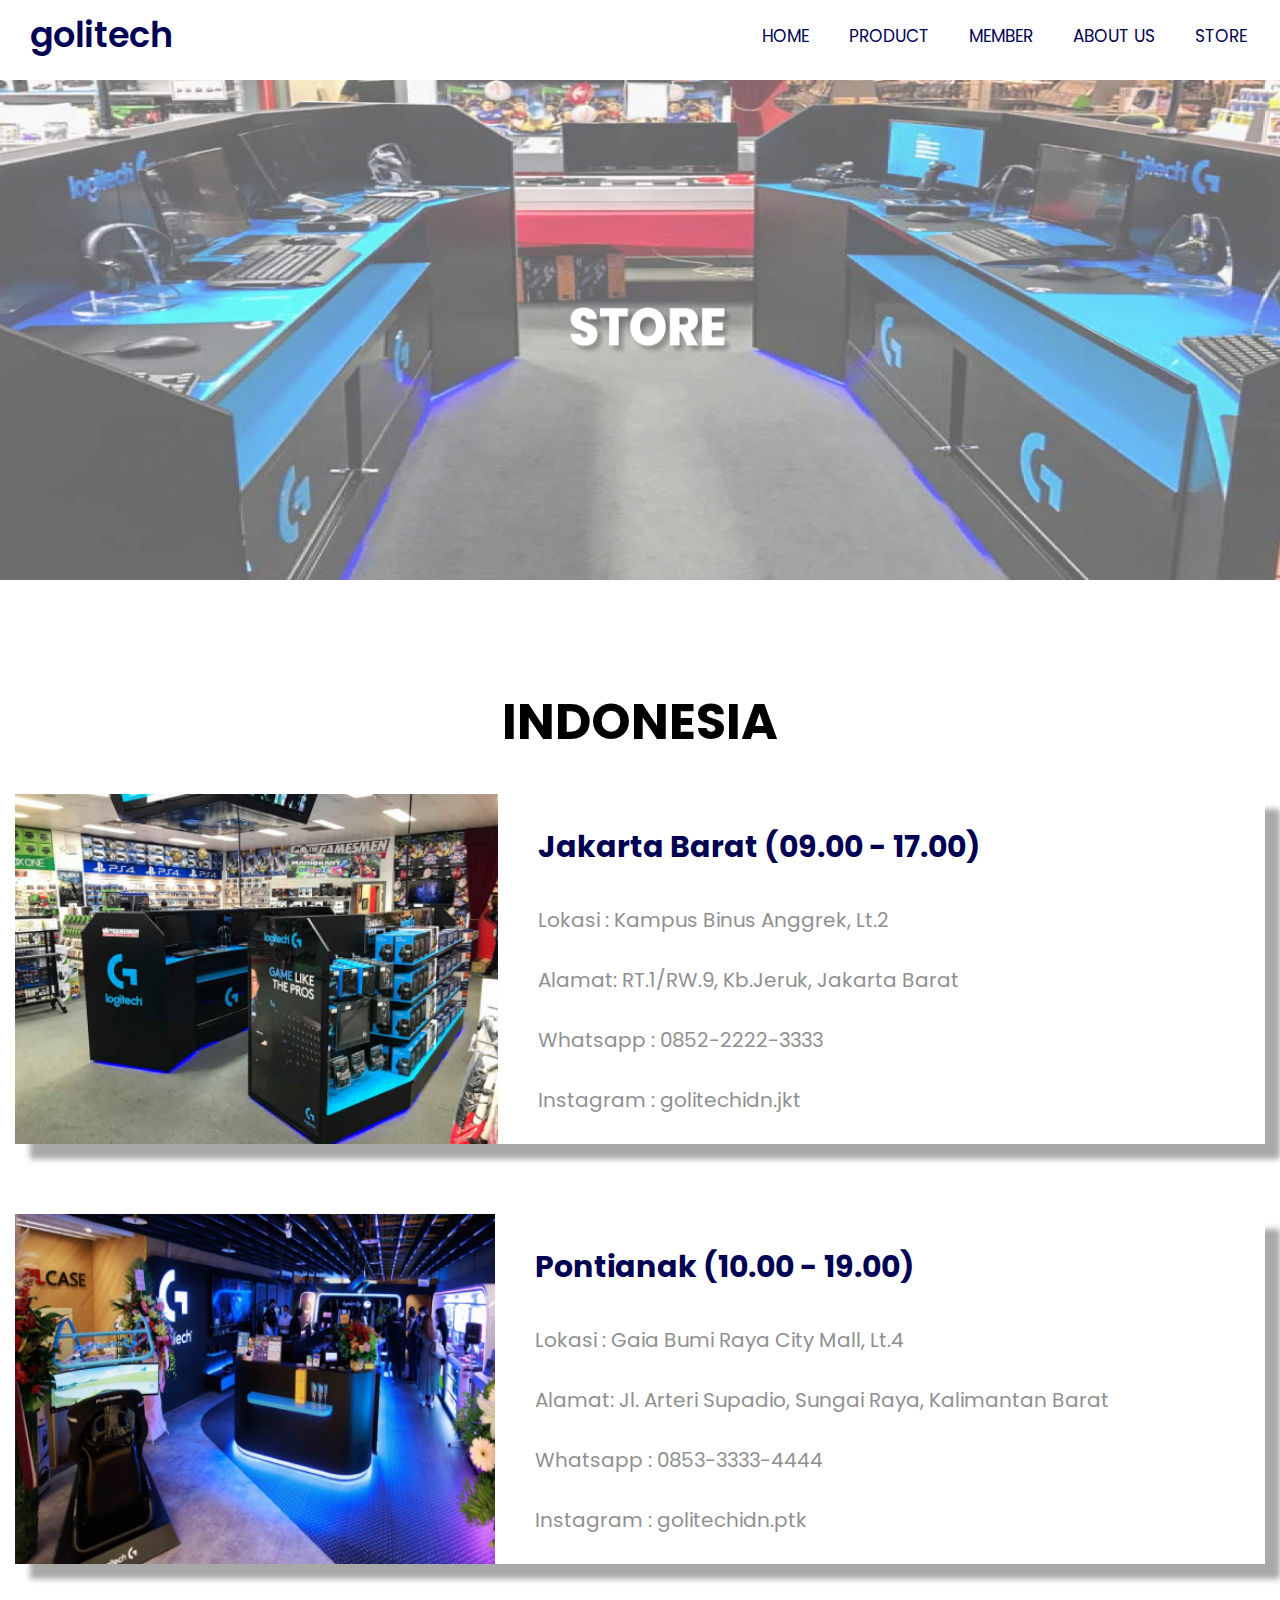
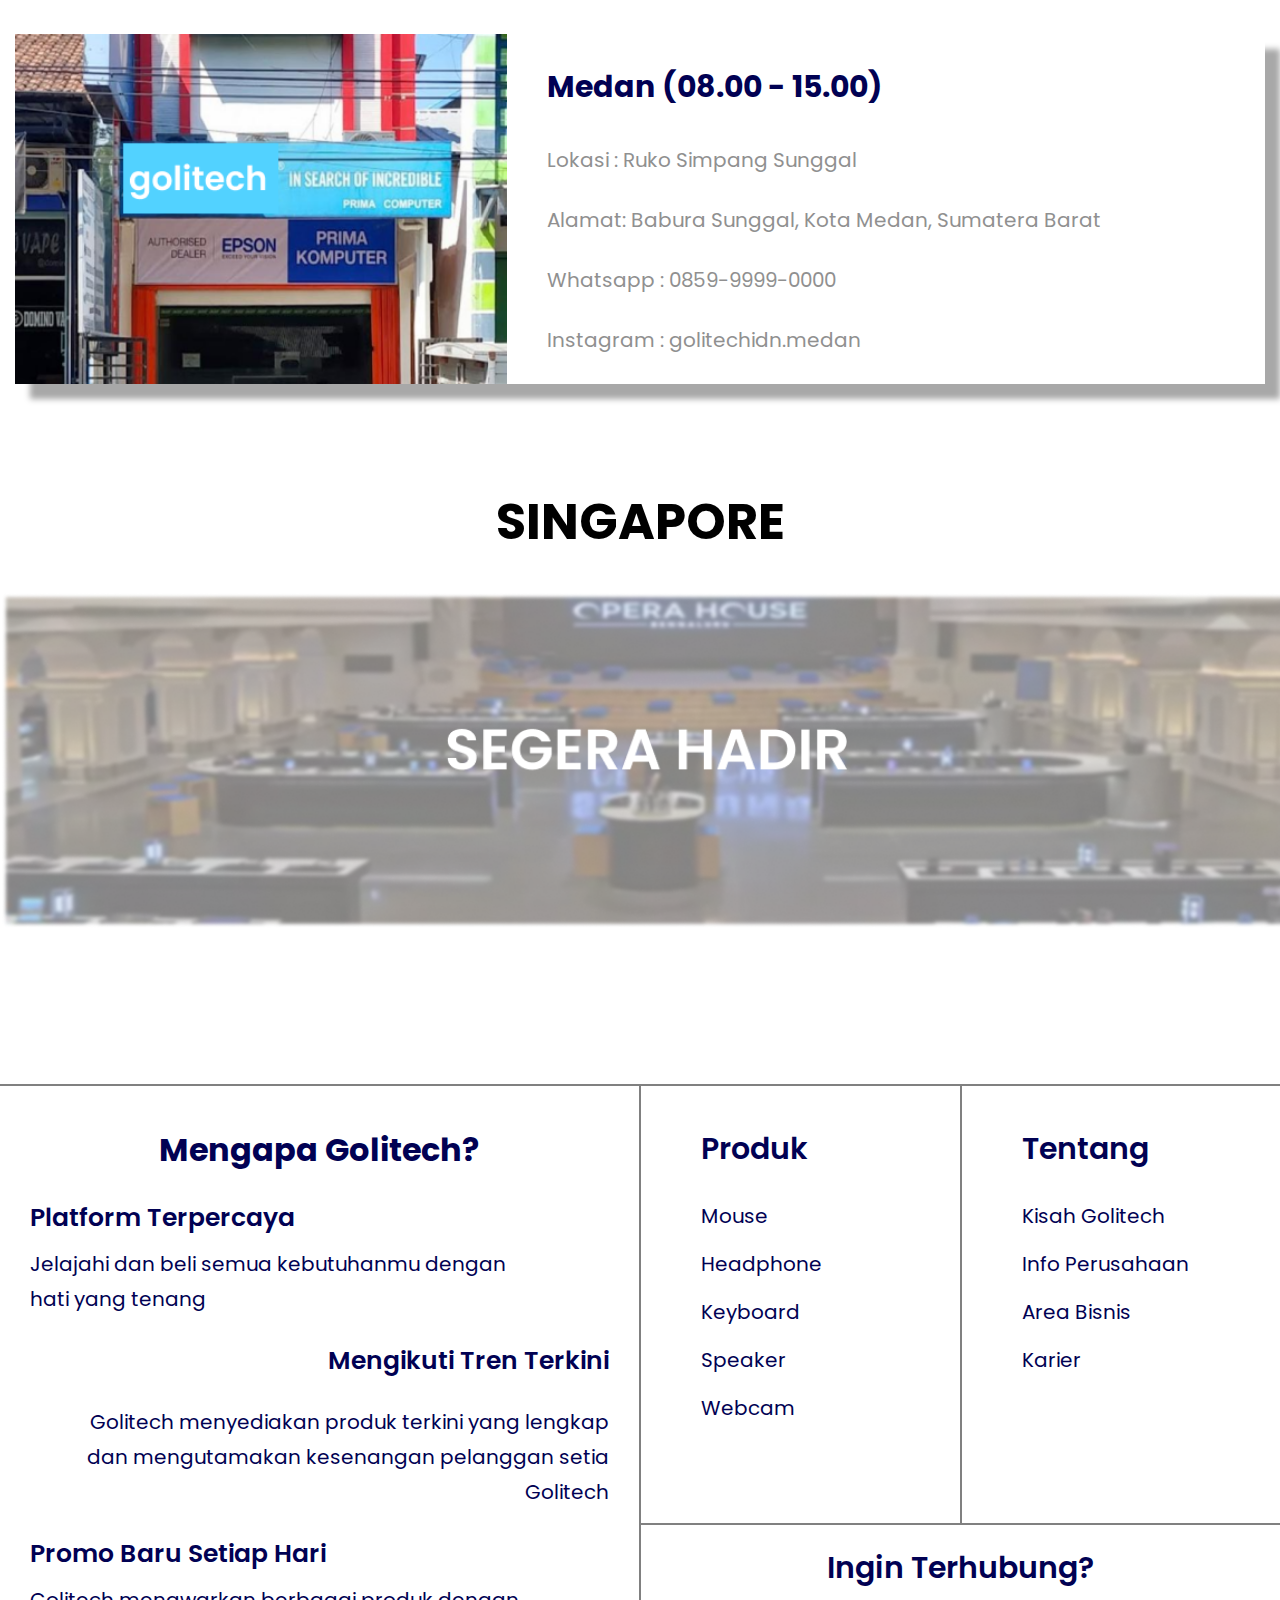
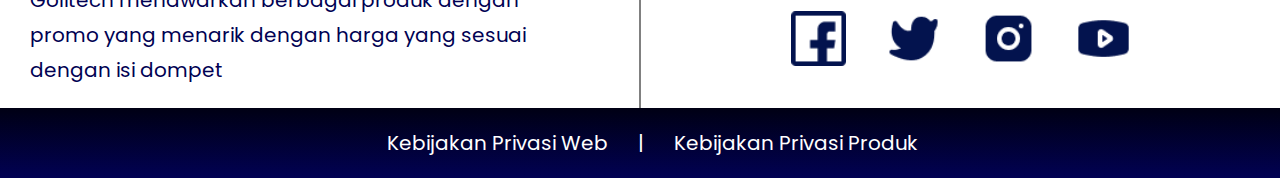
<file: html/store.html>
<!DOCTYPE html>
<html lang="en">
<head>
    <meta charset="UTF-8">
    <meta name="viewport" content="width=device-width, initial-scale=1.0">
    <link rel="stylesheet" href="../css/store.css">
</head>

<body>
    <nav>
        <label class="logo">golitech</label>
        <ul>
            <li><a class="nav" href="../html/golitech.html">HOME</a></li>
            <li><a href="../html/aboutus.html">PRODUCT</a></li>
            <li><a href="../html/member0.html">MEMBER</a></li>
            <li><a href="../html/aboutus.html">ABOUT US</a></li>
            <li><a href="../html/store.html">STORE</a></li>
        </ul>
    </nav>


    <div class="gambarstore">
        <img src="../asset/bannerstore.png">
    </div>

    <div class="container">
        <div class="negara">
            <h1>INDONESIA</h1>
        </div>

        <div class="cabangindonesia">
             <div class="tigacabang">
                <img class="gambartoko" src="../asset/jakbar.png">
                <div class="kalimat">
                     <h1 class="kota">Jakarta Barat (09.00 - 17.00)</h1>
                     <p class="keterangan">
                        Lokasi : Kampus Binus Anggrek, Lt.2
                        <br>Alamat: RT.1/RW.9, Kb.Jeruk, Jakarta Barat
                        <br>Whatsapp : 0852-2222-3333
                        <br>Instagram : golitechidn.jkt
                    </p>
                </div>
             </div>

             <div class="tigacabang">
                <img class="gambartoko" src="../asset/pontianak.png">
                <div class="kalimat">
                     <h1 class="kota">Pontianak (10.00 - 19.00)</h1>
                     <p class="keterangan">
                        Lokasi : Gaia Bumi Raya City Mall, Lt.4
                        <br>Alamat: Jl. Arteri Supadio, Sungai Raya, Kalimantan Barat
                        <br>Whatsapp : 0853-3333-4444
                        <br>Instagram : golitechidn.ptk
                    </p>
                </div>
             </div>

             <div class="tigacabang">
                <img class="gambartoko" src="../asset/medan.png">
                <div class="kalimat">
                     <h1 class="kota">Medan (08.00 - 15.00)</h1>
                     <p class="keterangan">
                        Lokasi : Ruko Simpang Sunggal
                        <br>Alamat: Babura Sunggal, Kota Medan, Sumatera Barat
                        <br>Whatsapp : 0859-9999-0000
                        <br>Instagram : golitechidn.medan
                    </p>
                </div>
             </div>

        <div class="negara">
            <h1>SINGAPORE</h1>
        </div>

        <div class="gambarstoresingapore">
            <img src="../asset/singapore.png">
        </div>
       </div>
    </div>

    <!-- Footer 1 -->
    <!-- Expertise -->
    <div class="expertise">
        <div class="mengapa">
            <h1 id="mengapagolitech">Mengapa Golitech?</h1>
            <p id="terpercaya">Platform Terpercaya</p>
                <p id="isi-1">Jelajahi dan beli semua kebutuhanmu dengan<br> hati yang tenang</p>
            <p id="mengikutitren">Mengikuti Tren Terkini</p>
                <p id="isi-2">Golitech menyediakan produk terkini yang lengkap<br>dan mengutamakan kesenangan pelanggan setia Golitech</p>
            <p id="promobaru">Promo Baru Setiap Hari</p>
                <p id="isi-3">Golitech menawarkan berbagai produk dengan<br>promo yang menarik dengan harga yang sesuai<br>dengan isi dompet</p>
        </div>
        <div class="bagianKanan">
            <div class="produkdantentang">
                <div class="produk">
                    <h1 id="produkhome">Produk</h1>
                    <p id="isi-4">Mouse
                        <br>Headphone
                        <br>Keyboard
                        <br>Speaker
                        <br>Webcam
                    </p>
                </div>
                <div class="tentang">
                    <h1 id="tentanghome">Tentang</h1>
                    <p id="isi-5">Kisah Golitech
                        <br>Info Perusahaan
                        <br>Area Bisnis
                        <br>Karier
                    </p>
                </div>
            </div>
            <div class="contactus">
                <div id="inginterhubung">Ingin Terhubung?</div>
                <div class="iconcontainer">
                    <img class="icon" src="../facebook/facebook-one.png">
                    <img class="icon" src="../twitter/twitter.png">
                    <img class="icon" src="../instagram/instagram.png">
                    <img class="icon" src="../youtube/youtube.png">
                </div>
            </div>
        </div>
    </div>

<!-- Footer 2 -->
    <div class="bagianbawah">
        <p class="kebijakan">Kebijakan Privasi Web</p>
        <p class="kebijakan">|</p>
        <p class="kebijakan">Kebijakan Privasi Produk</p>
    </div>

</body>
</html>
</file>
<file: css/golitech.css>
@import url('https://fonts.googleapis.com/css2?family=Poppins:wght@500&display=swap');

body {
    margin: 0px;
}

li{
    padding: 0;
    margin: 0;
    text-decoration: none;
    list-style: none;
    box-sizing: border-box;
    font-family: 'Poppins', sans-serif;
}

nav{
    background: white;
    height: 80px;
    width: 100%
}

label.logo{
    font-family: 'Poppins', sans-serif;
    color:rgb(1, 1, 83);
    font-size: 35px;
    line-height: 70px;
    padding-left: 30px;
    font-weight: 550;
}

nav ul{
    float: right;
    margin-right: 20px;
}

nav ul li{
    display: inline-block;
    line-height: 40px;
    padding-left: 10px;
}

nav ul li a{
    color:rgb(1, 1, 83);
    font-size: 17px;
    padding: 7px 13px;
    border-radius: 3px;
}

nav li a:link{  
    color:rgb(1, 1, 83);
    text-decoration: none;
    list-style: none;
}

nav li a:hover{
    color: rgb(155, 79, 9);
    text-decoration: underline;
}
nav li a:visited{
   
   text-decoration: underline;

}

.header{
    display: flex;
    background: linear-gradient(rgb(0,0,20), rgb(1, 1, 83));
    color: white;
    font-size: 20px;
    font-family:'Poppins', sans-serif;
    align-items: center;
    height: 500px;
}

#promoterbaik{
    font-size: 40px;
    font-family: 'Poppins',sans-serif;
    color:rgb(1,1,83);
    margin-top: 50px;
    text-align: center;
}

#jelajahi{
    font-size: 20px;
    font-family: 'Poppins',sans-serif;
    margin-bottom: 25px;
    margin-top: -20px;
    text-align: center;
}

.gambar{
    width: 35%;
    margin-left: 10px;
    top : 150px;
}

#headphone{
    margin-left: 100px;
    width: 350px;
}

.words{
    margin-left: 150px;
    /* width: 50%; */
}

#promosi{
    width: 70%;
    text-align: left;
    word-spacing: 5px;
    letter-spacing: 2px;
}

#selengkapnya{
    width:25%;
    font-size: 25px;
    color:rgb(1, 1, 83);
    margin-right: 590px;
    border-radius: 20px;
    padding: 5px;
    font-weight:600;
    margin-top: 50px;
    margin-bottom: 50px;
    background-color: white;
    transition: 0.5s;
}

#selengkapnya:hover{
    transform: scale(1.2, 1.2);
    cursor: pointer;
}

.atas{
    display: flex;
    width: 1220px;
}

.mouse{
    background-color: rgb(233, 233, 233);
    height: 400px;
    width: 450px;
    border-radius: 50px;
    text-align: center;
    /* margin-right: 50px; */
    font-family: 'Poppins', sans-serif;
}

#mouse{
    width: 280px;
}

.mouse img{
    width:300px;
}

#supernova {
    color: rgb(1,1,83);
    margin: 0;
}

#supernova a{
    color: rgb(1,1,83);
    text-decoration: none;
}

#supernova a:hover {
    color: rgb(1, 1, 83);
    text-decoration: underline;
}

#cashback{
    color: black;
    font-size: 18px;
    margin-bottom: 1000px;
}

.webcam{
    background-color: rgb(233, 233, 233);
    height: 400px;
    width: 450px;
    border-radius: 50px;
    text-align: center;
    margin-left: 20px;

    font-family: 'Poppins', sans-serif;
}

.webcam img{
    width : 250px;
    margin-top: 10px;
}

#camera{
    color: rgb(1, 1, 83);
    margin-top: 17px;
    margin-bottom: 0;
}

#camera a{
    color: rgb(1,1,83);
    text-decoration: none;
}

#camera a:hover {
    color: rgb(1, 1, 83);
    text-decoration: underline;
}

#potongan{
    color: black;
    font-size: 18px;
    margin: 0 px;
}

.kiri{
    font-family: 'Poppins', sans-serif;
    width:100%;
    margin-left: 20px;
}

.content {
    display: flex;
    background-color: rgb(233,233,233);
    height: 350px;
    width : 920px;
    margin-top: 30px;
    border-radius: 50px;
}

.keyboard {
    margin-left: 100px;
    margin-top: 40px;
    width:300px;
}

.keyboard img{
    width: 500px;
}

.text {
    justify-content: center;
    text-align: center;
    padding-left: 230px;
    padding-top: 120px;
}

#ledkeyboard{
    text-decoration: none;
    color: rgb(1, 1, 83);
}

.ledkeyboard a{
    margin : 10px;
    text-decoration: none;
}

.teksproduk{
    text-decoration: none;
    color: black;
}

.text p{
    font-size:18px;
    margin:0;
}

#ledkeyboard a{
    color: rgb(1,1,83);
    text-decoration: none;
}

#ledkeyboard a:hover{
    color: rgb(1, 1, 83);
    text-decoration: underline;
}

.gambar{
    display: flex;
}

.speaker {
    width: 400px;
    text-align: center;
    margin-top: 50px;
}

.speaker img {
    width: 350px;
    height : 550px;
}

.kanan{
    font-family: 'Poppins', sans-serif;
    width: 1000px;
    margin-left: 460px;
    background-color: rgb(233,233,233);  
    border-radius: 40px;
    text-align: center;
}

#speakerb26{
    color: rgb(1, 1, 83);
    margin-top: 40px;
    margin-bottom: 0;
}

#speakerb26 a{
    color: rgb(1,1,83);
    text-decoration: none;
}

#speakerb26 a:hover {
    color: rgb(1, 1, 83);
    text-decoration: underline;
}

.speaker p{
    font-size: 18px;
    margin: 0 px;
}

.kasihShadow{
    transition: 0.5s;
    text-decoration: none;
}

.kasihShadow:hover{
    transform: translate(-8px, -8px);
    box-shadow: 8px 8px 5px grey;
}

.expertise hr{
    margin-top: 100px;
}
.expertise{
    margin-top: 100px;
    display: flex;
    font-family: 'Poppins', sans-serif;
    width:100%;
    color : rgb(1, 1, 83);
}

#mengapagolitech{
    text-align: center;
    margin-top: 40px;
}

#terpercaya{
    font-size: 25px;
    font-weight: 600;
    margin-left: 30px;
    margin-bottom: 10px;
}

#isi-1{
    font-size: 20px;
    margin-left: 30px;
    margin-top: 0;
    line-height: 35px;
}

#mengikutitren{
    font-size: 25px;
    font-weight: 600;
    margin-left: auto;
    margin-right: 30px;
    text-align: right;
}

#isi-2{
    font-size: 20px;
    margin-left: auto;
    margin-right: 30px;
    margin-top: 0;
    text-align: right;
    line-height: 35px;
}

#promobaru{
    font-size: 25px;
    font-weight: 600;
    margin-left: 30px;
    margin-bottom: 10px;
}

#isi-3{
    font-size: 20px;
    margin-left: 30px;
    margin-top: 0;
    line-height: 35px;
}

.produk{
    border-right: 2px solid grey;
    width: 50%;
}

.tentang{
    width: 50%;
}

#produkhome {
    font-size: 30px;
    font-weight: 600;
    margin-top: 40px;
    margin-left: 60px;
}

#isi-4{
    font-size: 20px;
    line-height: 30px;
    line-height: 48px;
    margin-left: 60px;
}

#tentanghome {
    font-size: 30px;
    font-weight: 600;
    margin-top: 40px;
    margin-left: 60px;
}

#isi-5{
    font-size: 20px;
    line-height: 30px;
    line-height: 48px;
    margin-left: 60px;
}

.contactus{
    height: 30%;
}

#inginterhubung{
    padding-top: 20px;
    font-size: 30px;
    font-weight: 600;
    text-align: center;
}

.iconcontainer{
    margin-top: 20px;
    display: flex;
    justify-content: center;
}

.icon{
    width: 55px;
    height: 55px;
    margin-left: 20px;
    margin-right: 20px;
}

.bagianKanan{
    width: 50%;
}

.mengapa{
    border-top:  2px solid grey;
    border-right: 2px solid grey;
    width: 50%;
}

.produkdantentang{
    border-top: 2px solid grey;
    border-bottom: 2px solid grey;
    height: 70%;
    display: flex;
}

.bagianbawah{
    background: linear-gradient(rgb(0,0,20), rgb(1, 1, 83));
    padding: 20px;
    text-align:center;
    font-size: 20px;
    font-family:'Poppins', sans-serif;
}

#kebijakanweb{
    color : white;
    margin-right: 300px;
    position: relative;
    top : 25px;
}

#kebijakanproduk{
    color: white;
    margin-left: 300px;
    position: relative;
    bottom: 25px;
}

@media screen and (max-width : 820px){
    #headphone{
        width: 300px;
        margin-left: 50px;
    }
    #tagline{
        font-size: 25px;
    }
    .words{
        margin-left: 100px;
    }

    #promosi{
        font-size: 20px;
        width: 400px;
    }

    #selengkapnya{
        font-size: 20px;
    }

    #promoterbaik{
        font-size: 30px;
    }

    .mouse{
        background-color: rgb(233, 233, 233);
        height: 300px;
        width: 200px;
        border-radius: 50px;
        text-align: center;
        margin-left: 10px;
        font-family: 'Poppins', sans-serif;
        margin-right: 0px;
    }

    #mouse{
        width: 200px;
    }
    
    .mouse img{
        width:150px;
    }

    #supernova{
        font-size: 20px;
    }

    #cashback{
        color: black;
        font-size: 15px;
        margin-bottom: 1000px;
    }

    .webcam{
        background-color: rgb(233, 233, 233);
        height: 300px;
        width: 200px;
        border-radius: 50px;
        text-align: center;
        margin-left: 10px;
        font-family: 'Poppins', sans-serif;
        margin-right: 0px;
    }

    .webcam img{
        width : 170px;
    }

    #camera{
        color: rgb(1, 1, 83);
        margin-top: 17px;
        margin-bottom: 0;
        font-size: 20px;
    }

    #potongan{
        color: black;
        font-size: 15px;
        margin: 0 px;
    }

    .content{
        width: 410px;
        height: 200px;
        align-items: center;
        margin-left: 10px;
        margin-top: 10px;
        margin-right: 0px;
    }
    
    .keyboard {
        margin-left: 50px;
        margin-top: 0px;
        width:600px;
    }
    
    .keyboard img{
        width: 200px;
        margin-left: 50px;
        
    }
    
    .text {
        justify-content: center;
        text-align: center;
        padding-left: 0px;
        padding-top: 0px;
    }
    
    #ledkeyboard{
        text-decoration: none;
        color: rgb(1, 1, 83);
        font-size: 20px;
    }

    .teksproduk{
        text-decoration: none;
        color: black;
    }

    .speaker {
        width: 250px;
        text-align: center;
        margin-top: 50px;
    }
    
    .speaker img {
        width: 150px;
        height : 236px;
    }
    
    .kanan{
        font-family: 'Poppins', sans-serif;
        width: 300px;
        margin-left: 180px;
        background-color: rgb(233,233,233);  
        border-radius: 40px;
        text-align: center;
    }
    
    #speakerb26{
        color: rgb(1, 1, 83);
        margin-top: 40px;
        margin-bottom: 0;
    }

    /* FOOTER */
    #mengapagolitech{
    font-size: 23px;
    }
    #terpercaya{
        font-size: 20px;
        font-weight: 600;
        margin-left: 30px;
        margin-bottom: 10px;
    }
    
    #isi-1{
        font-size: 15px;
        margin-left: 30px;
        margin-top: 0;
        line-height: 35px;
    }
    
    #mengikutitren{
        font-size: 20px;
        font-weight: 600;
        margin-left: auto;
        margin-right: 30px;
        text-align: right;
    }
    
    #isi-2{
        font-size: 15px;
        margin-left: auto;
        margin-right: 30px;
        margin-top: 0;
        text-align: right;
        line-height: 35px;
    }
    
    #promobaru{
        font-size: 20px;
        font-weight: 600;
        margin-left: 30px;
        margin-bottom: 10px;
    }
    
    #isi-3{
        font-size: 15px;
        margin-left: 30px;
        margin-top: 0;
        line-height: 35px;
    }
    
    .produk{
        border-right: 2px solid grey;
        width: 50%;
    }
    
    .tentang{
        width: 50%;
    }
    
    #produkhome {
        font-size: 20px;
        font-weight: 600;
        margin-top: 40px;
        margin-left: 60px;
    }
    
    #isi-4{
        font-size: 15px;
        line-height: 30px;
        line-height: 48px;
        margin-left: 60px;
    }
    
    #tentanghome {
        font-size: 20px;
        font-weight: 600;
        margin-top: 40px;
        margin-left: 60px;
    }
    
    #isi-5{
        font-size: 15px;
        line-height: 30px;
        line-height: 48px;
        margin-left: 60px;
    }
    
    .contactus{
        height: 30%;
    }
    
    #inginterhubung{
        padding-top: 20px;
        font-size: 20px;
        font-weight: 600;
        text-align: center;
    }
    

}
</file>
<file: css/aboutus.css>
@import url('https://fonts.googleapis.com/css2?family=Poppins:wght@500&display=swap');

body {
    margin: 0px;
}

li{
    padding: 0;
    margin: 0;
    text-decoration: none;
    list-style: none;
    box-sizing: border-box;
    font-family: 'Poppins', sans-serif;
}

nav{
    background: white;
    height: 80px;
    width: 100%
}

label.logo{
    font-family: 'Poppins', sans-serif;
    color:rgb(1, 1, 83);
    font-size: 35px;
    line-height: 70px;
    padding-left: 30px;
    font-weight: 550;
}

nav ul{
    float: right;
    margin-right: 20px;
}

nav ul li{
    display: inline-block;
    line-height: 40px;
    padding-left: 10px;
}

nav ul li a{
    color:rgb(1, 1, 83);
    font-size: 17px;
    padding: 7px 13px;
    border-radius: 3px;
}

nav li a:link{  
    color:rgb(1, 1, 83);
    text-decoration: none;
    list-style: none;
}

nav li a:hover{
    color: rgb(155, 79, 9);
    text-decoration: underline;
}
nav li a:visited{
   
   text-decoration: underline;

}

.header2{
    background: linear-gradient(rgb(0,0,20), rgb(1, 1, 83));
    padding: 40px;
    text-align:center;
    color: white;
    font-size: 30px;
    font-family:'Poppins', sans-serif;
    position: relative;
    flex-direction: row;
    align-items: center;
    justify-content: center;
}

.banner{
    height: 750px;
}

.banner img{
    width: 100%;
    position: absolute;
    z-index: -1;
}

.tentanggolitech{
    font-family: 'Poppins', sans-serif;
    font-size: 40px;
    text-align: center;
    color: white;
    font-weight: bold;
    padding-top: 170px;
}

.deskripsi{
    font-family: 'Poppins', sans-serif;
    font-size: 30px;
    text-align: center;
    color: white;
    padding-top: 60px;
    line-height: 40px;
}

.kisah{
    display : flex;
}

.kalimatkisah{
    width: 45%;
    font-family: 'Poppins', sans-serif;
    font-size: 25px;
    text-align: justify;
    margin-left: 50px;
    margin-right: 50px;
    line-height: 40px;
    margin-top: auto;
    margin-bottom: auto;
}

.kisah img{
    width: 50%;
}

.kumpulanceo{
    margin-top: 100px;
    display: flex;
    justify-content: center;
}

.ceo{
    width: 300px;
    height: 600px;    
    text-align: center;
    margin-left: 60px;
    margin-right: 50px;
    box-shadow: 10px 10px 7px grey;
}

.ceo img{
    width: 100%;
}

.namaceo{
    font-family: 'Poppins', sans-serif;
    font-size: 25px;
    font-weight: bold;
    margin-top: 25px;
}

.jabatanceo{
    font-family: 'Poppins', sans-serif;
    font-size: 20px;
    margin-top: 25px;
    margin-left: 30px;
    margin-right: 30px;
}

.judulsejarah{
    font-family: 'Poppins', sans-serif;
    font-size: 35px;
    font-weight: 600;
    margin-top: 150px;
    text-align: center;
}

.sejarah{
    border-radius: 40px;
    background-color: rgb(242, 242, 242);
    box-shadow: 10px 10px 10px rgb(197, 197, 197);
    width : 1200px;
    margin-top: 50px;
    margin-left: auto;
    margin-right: auto;
}

.tabel{
    text-align: left;
    margin-left: 50px;
    padding-top: 10px;
    margin-bottom: -10px;
}

.sejarah h1{
    font-family: 'Poppins', sans-serif;
    font-size: 25px;
}

.sejarah p{
    font-family: 'Poppins', sans-serif;
    font-size: 20px;
    line-height: 40px;
    padding-bottom: 30px;
}

.expertise hr{
    margin-top: 100px;
    
}
.expertise{
    margin-top: 350px;
    display: flex;
    font-family: 'Poppins', sans-serif;
    width:100%;
    color : rgb(1, 1, 83);
}

#mengapagolitech{
    text-align: center;
    margin-top: 40px;
}

#terpercaya{
    font-size: 25px;
    font-weight: 600;
    margin-left: 30px;
    margin-bottom: 10px;
}

#isi-1{
    font-size: 20px;
    margin-left: 30px;
    margin-top: 0;
    line-height: 35px;
}

#mengikutitren{
    font-size: 25px;
    font-weight: 600;
    margin-left: auto;
    margin-right: 30px;
    text-align: right;
}

#isi-2{
    font-size: 20px;
    margin-left: auto;
    margin-right: 30px;
    margin-top: 0;
    text-align: right;
    line-height: 35px;
}

#promobaru{
    font-size: 25px;
    font-weight: 600;
    margin-left: 30px;
    margin-bottom: 10px;
}

#isi-3{
    font-size: 20px;
    margin-left: 30px;
    margin-top: 0;
    line-height: 35px;
}

.produk{
    border-right: 2px solid grey;
    width: 50%;
}

.tentang{
    width: 50%;
}

#produkhome {
    font-size: 30px;
    font-weight: 600;
    margin-top: 40px;
    margin-left: 60px;
}

#isi-4{
    font-size: 20px;
    line-height: 30px;
    line-height: 48px;
    margin-left: 60px;
}

#tentanghome {
    font-size: 30px;
    font-weight: 600;
    margin-top: 40px;
    margin-left: 60px;
}

#isi-5{
    font-size: 20px;
    line-height: 30px;
    line-height: 48px;
    margin-left: 60px;
}

.contactus{
    height: 30%;
}

#inginterhubung{
    padding-top: 20px;
    font-size: 30px;
    font-weight: 600;
    text-align: center;
}

.iconcontainer{
    margin-top: 20px;
    display: flex;
    justify-content: center;
}

.icon{
    width: 55px;
    height: 55px;
    margin-left: 20px;
    margin-right: 20px;
}

.bagianKanan{
    width: 50%;
}

.mengapa{
    border-top:  2px solid grey;
    border-right: 2px solid grey;
    width: 50%;
}

.produkdantentang{
    border-top: 2px solid grey;
    border-bottom: 2px solid grey;
    height: 70%;
    display: flex;
}


.bagianbawah{
    display: flex;
    justify-content: center;
    background: linear-gradient(rgb(0,0,20), rgb(1, 1, 83));
    padding-left: 25px;
    font-size: 20px;
    font-family:'Poppins', sans-serif;
}


.kebijakan{
    color: white;
    margin-left: 15px;
    margin-right: 15px;
}

@media screen and (max-width : 820px){
    .tentanggolitech{
        font-family: 'Poppins', sans-serif;
        font-size: 35px;
        text-align: center;
        color: white;
        font-weight: bold;
        padding-top: 70px;
    }

    .deskripsi{
        font-family: 'Poppins', sans-serif;
        font-size: 20px;
        text-align: center;
        color: white;
        padding-top: 20px;
        line-height: 20px;
    }

    .kalimatkisah{
        width: 35%;
        font-family: 'Poppins', sans-serif;
        font-size: 15px;
        text-align: justify;
        margin-left: 70px;
        margin-right: 50px;
        line-height: 20px;
        letter-spacing: 1px;
        margin-top: 0px;
        margin-bottom: 0px;
    }

    .kisah img{
        width: 50%;
    }
    .banner{
        height: 400px;
    }

    .ceo{
        width: 550px;
        height: 500px;
        text-align: center;
        margin-left: 20px;
        margin-right: 20px;
        box-shadow: 10px 10px 7px grey;
    }

    .namaceo{
        font-family: 'Poppins', sans-serif;
        font-size: 20px;
        font-weight: bold;
        margin-top: 25px;
    }

    .jabatanceo{
        font-family: 'Poppins', sans-serif;
        font-size: 15px;
        margin-top: 30px;
        margin-left: 30px;
        margin-right: 30px;
    }

    .judulsejarah{
        font-family: 'Poppins', sans-serif;
        font-size: 30px;
        font-weight: 600;
        margin-top: 150px;
        text-align: center;
    }

    .sejarah{
        border-radius: 40px;
        background-color: rgb(242, 242, 242);
        box-shadow: 10px 10px 10px rgb(197, 197, 197);
        width : 700px;
        margin-top: 50px;
        margin-left: auto;
        margin-right: auto;
    }

    .sejarah h1{
        font-family: 'Poppins', sans-serif;
        font-size: 20px;
    }

    .sejarah p{
        font-family: 'Poppins', sans-serif;
        font-size: 15px;
        line-height: 30px;
    }



        /* FOOTER */
        #mengapagolitech{
            font-size: 23px;
            }
            #terpercaya{
                font-size: 20px;
                font-weight: 600;
                margin-left: 30px;
                margin-bottom: 10px;
            }
            
            #isi-1{
                font-size: 15px;
                margin-left: 30px;
                margin-top: 0;
                line-height: 35px;
            }
            
            #mengikutitren{
                font-size: 20px;
                font-weight: 600;
                margin-left: auto;
                margin-right: 30px;
                text-align: right;
            }
            
            #isi-2{
                font-size: 15px;
                margin-left: auto;
                margin-right: 30px;
                margin-top: 0;
                text-align: right;
                line-height: 35px;
            }
            
            #promobaru{
                font-size: 20px;
                font-weight: 600;
                margin-left: 30px;
                margin-bottom: 10px;
            }
            
            #isi-3{
                font-size: 15px;
                margin-left: 30px;
                margin-top: 0;
                line-height: 35px;
            }
            
            .produk{
                border-right: 2px solid grey;
                width: 50%;
            }
            
            .tentang{
                width: 50%;
            }
            
            #produkhome {
                font-size: 20px;
                font-weight: 600;
                margin-top: 40px;
                margin-left: 60px;
            }
            
            #isi-4{
                font-size: 15px;
                line-height: 30px;
                line-height: 48px;
                margin-left: 60px;
            }
            
            #tentanghome {
                font-size: 20px;
                font-weight: 600;
                margin-top: 40px;
                margin-left: 60px;
            }
            
            #isi-5{
                font-size: 15px;
                line-height: 30px;
                line-height: 48px;
                margin-left: 60px;
            }
            
            .contactus{
                height: 30%;
            }
            
            #inginterhubung{
                padding-top: 20px;
                font-size: 20px;
                font-weight: 600;
                text-align: center;
            }


}
</file>
<file: css/product-headphone.css>
@import url('https://fonts.googleapis.com/css2?family=Poppins:wght@500&display=swap');

body {
    margin: 0px;
}

li{
    padding: 0;
    margin: 0;
    text-decoration: none;
    list-style: none;
    box-sizing: border-box;
    font-family: 'Poppins', sans-serif;
}

nav{
    background: white;
    height: 80px;
    width: 100%
}

label.logo{
    font-family: 'Poppins', sans-serif;
    color:rgb(1, 1, 83);
    font-size: 35px;
    line-height: 70px;
    padding-left: 30px;
    font-weight: 550;
}

nav ul{
    float: right;
    margin-right: 20px;
}

nav ul li{
    display: inline-block;
    line-height: 40px;
    padding-left: 10px;
}

nav ul li a{
    color:rgb(1, 1, 83);
    font-size: 17px;
    padding: 7px 13px;
    border-radius: 3px;
}

nav li a:link{  
    color:rgb(1, 1, 83);
    text-decoration: none;
    list-style: none;
}

nav li a:hover{
    color: rgb(155, 79, 9);
    text-decoration: underline;
}
nav li a:visited{
   
   text-decoration: underline;

}
.header2{
    background: linear-gradient(rgb(0,0,20), rgb(1, 1, 83));
    padding: 10px;
    text-align:center;
    color: white;
    font-size: 25px;
    font-family:'Poppins', sans-serif;
    position: relative;
    flex-direction: row;
    align-items: center;
    justify-content: center;
}

#tagline2{
    margin-left: 200px;
}

.gambar2{
    width: 35%;
    margin-left: 550px;
}

#keyboard{
    margin-left: 200px;
    width: 600px;
    position: relative;
    top : 100px;
}

.words2{
    width: 50%;
    position: relative;
    bottom : 175px;
}

#tagline2{
    width: 70%;
    margin-left: 15%;
    text-align: left;
}

#promosi2{
    width: 70%;
    margin-left: 15%;
    text-align: left;
    word-spacing: 5px;
    letter-spacing: 2px;
}

#belisekarang{
    width:25%;
    font-size: 20px;
    color:rgb(1, 1, 83);
    margin-right: 450px;
    border-radius: 20px;
    padding: 5px;
    font-weight:600;
    margin-left: 110px;
}

.decorationoff{
    text-decoration: none;
}

.tulisan2{
    text-align:center;
    padding: 50px;
}

#jelajahiproduk{
    font-size: 40px;
    font-family: 'Poppins',sans-serif;
    color:rgb(1,1,83);
    margin-bottom: 10px;;
}

.tulisan2 hr{
    color: rgb(241, 241, 241);
    margin-top: 50px;
}

/* .pilihanproduk {
    font-size: 100px;
    font-weight: 600;
    margin-left: 1170px;
    position: relative;
    bottom: 450px;
    margin-bottom: -5px;
    margin-top: -45px;
} */

#list a:hover{
    font-size: larger;
}

#list{
    font-family: 'Poppins', sans-serif;
    color : rgb(1, 1, 83);
    font-weight: 600;
    font-size: 25px;
    margin-left: 50px;
    position: relative;
    bottom: 50px;
    line-height: 80px;
}

#list .listText{
    text-decoration: none;
    color : rgb(1, 1, 83);
}

.isi{
    display: flex;
}

.container{
    display: grid;
    grid-template-columns: repeat(3, 400px);
    margin-left: 50px;
    row-gap: 80px;
}

.headphone{
    background-color: rgba(238, 232, 232, 0.089);
    height: 550px;
    width: 350px;
    text-align: center;
    font-family: 'Poppins', sans-serif;
    position: relative;
    box-shadow: 10px 10px 18px rgba(8, 17, 112, 0.254);
}

.headphone .gambar{
    width: 180px;
}

.headphone .nama{
    margin-left: auto;
    margin-right: auto;
    color: rgb(1,1,83);
    width: 350px;
    margin-top: 50px;
    font-size: 25px;
}

.headphone .harga{
    color: black;
    margin-top: -10px;
    font-size: 20px;
}

.headphone .detail{
    width:50%;
    font-size: 20px;
    color:rgb(1, 1, 83);
    background-color: white;
    border-color: rgb(1, 1, 83);
    border-radius: 20px;
    padding: 5px;
    font-weight:600;
    margin-top: 10px;
    transition: 0.5s;
}

.headphone .detail:hover{
    transform: scale(1.1, 1.1);
    background-color: rgb(1, 1, 83);
    color: white;
    cursor: pointer;
}

.headphone .tersedia{
    color: black;
    font-size: 25px;
    margin-bottom: 20px;
}

.bulatanGrup{
    display: flex;
    justify-content: center;
    align-items: center;
}

.bulatanGrup .bulatan{
    border-radius: 90px;
    width: 25px;
    height: 25px;
    background-color: rgb(0, 0, 0);
    border: 1px solid black;
    margin-left: 10px;
    margin-right: 10px;
}

.expertise{
    margin-top: 100px;
    display: flex;
    font-family: 'Poppins', sans-serif;
    width:100%;
    color : rgb(1, 1, 83);
}

#mengapagolitech{
    text-align: center;
    margin-top: 40px;
}

#terpercaya{
    font-size: 25px;
    font-weight: 600;
    margin-left: 30px;
    margin-bottom: 10px;
}

#isi-1{
    font-size: 20px;
    margin-left: 30px;
    margin-top: 0;
    line-height: 35px;
}

#mengikutitren{
    font-size: 25px;
    font-weight: 600;
    margin-left: auto;
    margin-right: 30px;
    text-align: right;
}

#isi-2{
    font-size: 20px;
    margin-left: auto;
    margin-right: 30px;
    margin-top: 0;
    text-align: right;
    line-height: 35px;
}

#promobaru{
    font-size: 25px;
    font-weight: 600;
    margin-left: 30px;
    margin-bottom: 10px;
}

#isi-3{
    font-size: 20px;
    margin-left: 30px;
    margin-top: 0;
    line-height: 35px;
}

.produk{
    border-right: 2px solid grey;
    width: 50%;
}

.tentang{
    width: 50%;
}

#produkhome {
    font-size: 30px;
    font-weight: 600;
    margin-top: 40px;
    margin-left: 60px;
}

#isi-4{
    font-size: 20px;
    line-height: 30px;
    line-height: 48px;
    margin-left: 60px;
}

#tentanghome {
    font-size: 30px;
    font-weight: 600;
    margin-top: 40px;
    margin-left: 60px;
}

#isi-5{
    font-size: 20px;
    line-height: 30px;
    line-height: 48px;
    margin-left: 60px;
}

.contactus{
    height: 30%;
}

#inginterhubung{
    padding-top: 20px;
    font-size: 30px;
    font-weight: 600;
    text-align: center;
}

.iconcontainer{
    margin-top: 20px;
    display: flex;
    justify-content: center;
}

.icon{
    width: 55px;
    height: 55px;
    margin-left: 20px;
    margin-right: 20px;
}

.bagianKanan{
    width: 50%;
}

.mengapa{
    border-top:  2px solid grey;
    border-right: 2px solid grey;
    width: 50%;
}

.produkdantentang{
    border-top: 2px solid grey;
    border-bottom: 2px solid grey;
    height: 70%;
    display: flex;
}

.bagianbawah{
    display: flex;
    justify-content: center;
    background: linear-gradient(rgb(0,0,20), rgb(1, 1, 83));
    padding-left: 25px;
    font-size: 20px;
    font-family:'Poppins', sans-serif;
}


.kebijakan{
    color: white;
    margin-left: 15px;
    margin-right: 15px;
}

@media screen and (max-width : 820px){

    #tagline2{
        padding-right: 100px;
        font-size: 30px;
    }

    .gambar2{
        width: 45%;
        margin-left: 500px;
        top : 50px;
    }

    #keyboard{
        padding-right: 1000px;
        width: 200px;
        position: relative;
        top : 100px;
    }

    .words2{
        width: 50%;
        position: relative;
        bottom : 50px;
    }

    #tagline2{
        width: 70%;
        margin-left: 5%;
        text-align: left;
    }

    #promosi2{
        width: 70%;
        margin-left: 5%;
        text-align: left;
        word-spacing: 5px;
        letter-spacing: 2px;
        font-size: 15px;
    }

    #belisekarang{
        width:200px;
        font-size: 20px;
        color:rgb(1, 1, 83);
        margin-right: 550px;
        border-radius: 20px;
        padding: 5px;
        font-weight:600;
    }

    #jelajahiproduk{
        font-size: 30px;
    }

    #list{
        font-family: 'Poppins', sans-serif;
        color : rgb(1, 1, 83);
        font-weight: 600;
        font-size: 20px;
        margin-left: 40px;
        position: relative;
        bottom: 50px;
        line-height: 58px;
    }

    .container{
        display: grid;
        grid-template-columns: repeat(3, 200px);
        margin-left: 50px;
        row-gap: 100px;
    }

    .headphone{
        background-color: rgba(238, 232, 232, 0.089);
        height: 300px;
        width: 170px;
        text-align: center;
        font-family: 'Poppins', sans-serif;
        position: relative;
        box-shadow: 10px 10px 18px rgba(8, 17, 112, 0.254);
    }
    
    .headphone .gambar{
        width: 120px;
    }
    
    .headphone .nama{
        margin-left: auto;
        margin-right: auto;
        color: rgb(1,1,83);
        width: 150px;
        margin-top: 10px;
        font-size: 13px;
    }
    
    .headphone .harga{
        color: black;
        margin-top: -10px;
        font-size: 14px;
    }
    
    .headphone .detail{
        width:50%;
        font-size: 15px;
        margin-top: 0px;
    }

    .headphone .tersedia{
        color: black;
        font-size: 15px;
    }
    
    .bulatanGrup .bulatan{
        border-radius: 90px;
        width: 10px;
        height: 10px;
        background-color: rgb(0, 0, 0);
        border: 1px solid black;
        margin-left: 10px;
        margin-right: 10px;
    }

        /* FOOTER */
        #mengapagolitech{
            font-size: 23px;
            }
            #terpercaya{
                font-size: 20px;
                font-weight: 600;
                margin-left: 30px;
                margin-bottom: 10px;
            }

            #isi-1{
                font-size: 15px;
                margin-left: 30px;
                margin-top: 0;
                line-height: 35px;
            }

            #mengikutitren{
                font-size: 20px;
                font-weight: 600;
                margin-left: auto;
                margin-right: 30px;
                text-align: right;
            }

            #isi-2{
                font-size: 15px;
                margin-left: auto;
                margin-right: 30px;
                margin-top: 0;
                text-align: right;
                line-height: 35px;
            }

            #promobaru{
                font-size: 20px;
                font-weight: 600;
                margin-left: 30px;
                margin-bottom: 10px;
            }

            #isi-3{
                font-size: 15px;
                margin-left: 30px;
                margin-top: 0;
                line-height: 35px;
            }

            .produk{
                border-right: 2px solid grey;
                width: 50%;
            }

            .tentang{
                width: 50%;
            }

            #produkhome {
                font-size: 20px;
                font-weight: 600;
                margin-top: 40px;
                margin-left: 60px;
            }

            #isi-4{
                font-size: 15px;
                line-height: 30px;
                line-height: 48px;
                margin-left: 60px;
            }

            #tentanghome {
                font-size: 20px;
                font-weight: 600;
                margin-top: 40px;
                margin-left: 60px;
            }

            #isi-5{
                font-size: 15px;
                line-height: 30px;
                line-height: 48px;
                margin-left: 60px;
            }

            .contactus{
                height: 30%;
            }

            #inginterhubung{
                padding-top: 20px;
                font-size: 20px;
                font-weight: 600;
                text-align: center;
            }
}
</file>
<file: css/product-keyboard.css>
body{
    margin: 0px;
}

li{
    padding: 0;
    margin: 0;
    text-decoration: none;
    list-style: none;
    box-sizing: border-box;
    font-family: 'Poppins', sans-serif;
}
@font-face {
    font-family: 'Poppins';
    src: url('https://fonts.googleapis.com/css2?family=Poppins:wght@500&display=swap');
}
nav{
    background: white;
    height: 80px;
    width: 100%
}

label.logo{
    font-family: 'Poppins', sans-serif;
    color:rgb(1, 1, 83);
    font-size: 35px;
    line-height: 70px;
    padding-left: 30px;
    font-weight: 550;
}

nav ul{
    float: right;
    margin-right: 20px;
}

nav ul li{
    display: inline-block;
    line-height: 40px;
    padding-left: 10px;
}

nav ul li a{
    color:rgb(1, 1, 83);
    font-size: 17px;
    padding: 7px 13px;
    border-radius: 3px;
}

nav li a:link{  
    color:rgb(1, 1, 83);
    text-decoration: none;
    list-style: none;
}

nav li a:hover{
    color: rgb(155, 79, 9);
    text-decoration: underline;
}
nav li a:visited{
   
   text-decoration: underline;

}

.header2{
    background: linear-gradient(rgb(0,0,20), rgb(1, 1, 83));
    padding: 10px;
    text-align:center;
    color: white;
    font-size: 25px;
    font-family:'Poppins', sans-serif;
    position: relative;
    flex-direction: row;
    align-items: center;
    justify-content: center;
}

#tagline2{
    margin-left: 200px;
}

.gambar2{
    width: 35%;
    margin-left: 550px;
}

#keyboard{
    margin-left: 200px;
    width: 600px;
    position: relative;
    top : 100px;
}

.words2{
    width: 50%;
    position: relative;
    bottom : 175px;
}

#tagline2{
    width: 70%;
    margin-left: 15%;
    text-align: left;
}

#promosi2{
    width: 70%;
    margin-left: 15%;
    text-align: left;
    word-spacing: 5px;
    letter-spacing: 2px;
}

#belisekarang{
    width:25%;
    font-size: 20px;
    color:rgb(1, 1, 83);
    margin-right: 450px;
    border-radius: 20px;
    padding: 5px;
    font-weight:600;
    margin-left: 110px;
}

.decorationoff{
    text-decoration: none;
}

.tulisan2{
    text-align:center;
    padding: 50px;
}

#jelajahiproduk{
    font-size: 40px;
    font-family: 'Poppins',sans-serif;
    color:rgb(1,1,83);
    margin-bottom: 10px;;
}

.tulisan2 hr{
    color: rgb(241, 241, 241);
    margin-top: 50px;
}

/* .pilihanproduk {
    font-size: 100px;
    font-weight: 600;
    margin-left: 1170px;
    position: relative;
    bottom: 450px;
    margin-bottom: -5px;
    margin-top: -45px;
} */

#list{
    font-family: 'Poppins', sans-serif;
    color : rgb(1, 1, 83);
    font-weight: 600;
    font-size: 25px;
    margin-left: 50px;
    position: relative;
    bottom: 50px;
    line-height: 80px;
}

#list .listText{
    text-decoration: none;
    color : rgb(1, 1, 83);
}

.keyboard{
    display: flex;
    background-color: rgba(238, 232, 232, 0.089);
    height: 350px;
    width: 1100px;
    font-family: 'Poppins', sans-serif;
    position: relative;
    box-shadow: 10px 10px 18px rgba(8, 17, 112, 0.254);
    margin-bottom: 50px;
}

.keyboard .info{
    width: 40%;
}

.keyboard .gambar{
    display: block;
    align-self: center;
    margin-left: 100px;
    width: 450px;
    height: 250px;
}

.keyboard .nama{
    margin-left: 100px;
    color: rgb(1,1,83);
    margin-top: 60px;
    font-size: 30px;
}

.keyboard .harga{
    color: black;
    bottom: 200px;
    font-size: 25px;
    font-weight: 600;
    margin-left: 100px;
}

.keyboard .deskripsi{
    color: rgb(1, 1, 83);
    margin-left: 100px;
    font-size: 20px;
}

.keyboard .belisekarang{
    width: 50%;
    font-size: 20px;
    color:rgb(1, 1, 83);
    background-color: white;
    border-color: rgb(1, 1, 83);
    border-radius: 20px;
    padding: 5px;
    font-weight:600;
    margin-left: 100px;
    transition: 0.5s;
}

#list a:hover{
    font-size: larger;
}

.isi{
    display: flex;
}

.container{
    margin-left: 100px;
}

.expertise{
    margin-top: 100px;
    display: flex;
    font-family: 'Poppins', sans-serif;
    width:100%;
    color : rgb(1, 1, 83);
}

#mengapagolitech{
    text-align: center;
    margin-top: 40px;
}

#terpercaya{
    font-size: 25px;
    font-weight: 600;
    margin-left: 30px;
    margin-bottom: 10px;
}

#isi-1{
    font-size: 20px;
    margin-left: 30px;
    margin-top: 0;
    line-height: 35px;
}

#mengikutitren{
    font-size: 25px;
    font-weight: 600;
    margin-left: auto;
    margin-right: 30px;
    text-align: right;
}

#isi-2{
    font-size: 20px;
    margin-left: auto;
    margin-right: 30px;
    margin-top: 0;
    text-align: right;
    line-height: 35px;
}

#promobaru{
    font-size: 25px;
    font-weight: 600;
    margin-left: 30px;
    margin-bottom: 10px;
}

#isi-3{
    font-size: 20px;
    margin-left: 30px;
    margin-top: 0;
    line-height: 35px;
}

.produk{
    border-right: 2px solid grey;
    width: 50%;
}

.tentang{
    width: 50%;
}

#produkhome {
    font-size: 30px;
    font-weight: 600;
    margin-top: 40px;
    margin-left: 60px;
}

#isi-4{
    font-size: 20px;
    line-height: 30px;
    line-height: 48px;
    margin-left: 60px;
}

#tentanghome {
    font-size: 30px;
    font-weight: 600;
    margin-top: 40px;
    margin-left: 60px;
}

#isi-5{
    font-size: 20px;
    line-height: 30px;
    line-height: 48px;
    margin-left: 60px;
}

.contactus{
    height: 30%;
}

#inginterhubung{
    padding-top: 20px;
    font-size: 30px;
    font-weight: 600;
    text-align: center;
}

.iconcontainer{
    margin-top: 20px;
    display: flex;
    justify-content: center;
}

.icon{
    width: 55px;
    height: 55px;
    margin-left: 20px;
    margin-right: 20px;
}

.bagianKanan{
    width: 50%;
}

.mengapa{
    border-top:  2px solid grey;
    border-right: 2px solid grey;
    width: 50%;
}

.produkdantentang{
    border-top: 2px solid grey;
    border-bottom: 2px solid grey;
    height: 70%;
    display: flex;
}

.bagianbawah{
    display: flex;
    justify-content: center;
    background: linear-gradient(rgb(0,0,20), rgb(1, 1, 83));
    padding-left: 25px;
    font-size: 20px;
    font-family:'Poppins', sans-serif;
}


.kebijakan{
    color: white;
    margin-left: 15px;
    margin-right: 15px;
}

@media screen and (max-width : 820px){

    #tagline2{
        padding-right: 100px;
        font-size: 30px;
    }

    .gambar2{
        width: 45%;
        margin-left: 500px;
        top : 50px;
    }

    #keyboard{
        padding-right: 1000px;
        width: 200px;
        position: relative;
        top : 100px;
    }

    .words2{
        width: 50%;
        position: relative;
        bottom : 50px;
    }

    #tagline2{
        width: 70%;
        margin-left: 5%;
        text-align: left;
    }

    #promosi2{
        width: 70%;
        margin-left: 5%;
        text-align: left;
        word-spacing: 5px;
        letter-spacing: 2px;
        font-size: 15px;
    }

    #belisekarang{
        width:200px;
        font-size: 20px;
        color:rgb(1, 1, 83);
        margin-right: 550px;
        border-radius: 20px;
        padding: 5px;
        font-weight:600;
    }

    #jelajahiproduk{
        font-size: 30px;
    }

    #list{
        font-family: 'Poppins', sans-serif;
        color : rgb(1, 1, 83);
        font-weight: 600;
        font-size: 20px;
        margin-left: 40px;
        position: relative;
        bottom: 50px;
        line-height: 58px;
    }


    .keyboard{
        display: flex;
        background-color: rgba(238, 232, 232, 0.089);
        height: 200px;
        width: 500px;
        font-family: 'Poppins', sans-serif;
        position: relative;
        box-shadow: 10px 10px 18px rgba(8, 17, 112, 0.254);
        margin-bottom: 100px;
    }
    
    .keyboard .info{
        width: 50%;
    }
    
    .keyboard .gambar{
        display: block;
        align-self: center;
        margin-left: 20px;
        width: 180px;
        height: 108px;
    }
    
    .keyboard .nama{
        margin-left: 60px;
        color: rgb(1,1,83);
        margin-top: 20px;
        font-size: 20px;
    }
    
    .keyboard .harga{
        color: black;
        bottom: 200px;
        font-size: 15px;
        font-weight: 600;
        margin-left: 60px;
    }
    
    .keyboard .deskripsi{
        color: rgb(1, 1, 83);
        margin-left: 60px;
        font-size: 15px;
    }
    
    .keyboard .belisekarang{
        width: 50%;
        font-size: 15px;
        color:rgb(1, 1, 83);
        background-color: white;
        border-color: rgb(1, 1, 83);
        border-radius: 20px;
        padding: 5px;
        font-weight:600;
        margin-left: 60px;
        transition: 0.5s;
    }

           /* FOOTER */
           #mengapagolitech{
            font-size: 23px;
            }
            #terpercaya{
                font-size: 20px;
                font-weight: 600;
                margin-left: 30px;
                margin-bottom: 10px;
            }
            
            #isi-1{
                font-size: 15px;
                margin-left: 30px;
                margin-top: 0;
                line-height: 35px;
            }
            
            #mengikutitren{
                font-size: 20px;
                font-weight: 600;
                margin-left: auto;
                margin-right: 30px;
                text-align: right;
            }
            
            #isi-2{
                font-size: 15px;
                margin-left: auto;
                margin-right: 30px;
                margin-top: 0;
                text-align: right;
                line-height: 35px;
            }
            
            #promobaru{
                font-size: 20px;
                font-weight: 600;
                margin-left: 30px;
                margin-bottom: 10px;
            }
            
            #isi-3{
                font-size: 15px;
                margin-left: 30px;
                margin-top: 0;
                line-height: 35px;
            }
            
            .produk{
                border-right: 2px solid grey;
                width: 50%;
            }
            
            .tentang{
                width: 50%;
            }
            
            #produkhome {
                font-size: 20px;
                font-weight: 600;
                margin-top: 40px;
                margin-left: 60px;
            }
            
            #isi-4{
                font-size: 15px;
                line-height: 30px;
                line-height: 48px;
                margin-left: 60px;
            }
            
            #tentanghome {
                font-size: 20px;
                font-weight: 600;
                margin-top: 40px;
                margin-left: 60px;
            }
            
            #isi-5{
                font-size: 15px;
                line-height: 30px;
                line-height: 48px;
                margin-left: 60px;
            }
            
            .contactus{
                height: 30%;
            }
            
            #inginterhubung{
                padding-top: 20px;
                font-size: 20px;
                font-weight: 600;
                text-align: center;
            }
        
}
</file>
<file: css/product-mouse.css>
body{
    margin: 0px;
}

li{
    padding: 0;
    margin: 0;
    text-decoration: none;
    list-style: none;
    box-sizing: border-box;
    font-family: 'Poppins', sans-serif;
}
@font-face {
    font-family: 'Poppins';
    src: url('https://fonts.googleapis.com/css2?family=Poppins:wght@500&display=swap');
}
nav{
    background: white;
    height: 80px;
    width: 100%
}

label.logo{
    font-family: 'Poppins', sans-serif;
    color:rgb(1, 1, 83);
    font-size: 35px;
    line-height: 70px;
    padding-left: 30px;
    font-weight: 550;
}

nav ul{
    float: right;
    margin-right: 20px;
}

nav ul li{
    display: inline-block;
    line-height: 40px;
    padding-left: 10px;
}

nav ul li a{
    color:rgb(1, 1, 83);
    font-size: 17px;
    padding: 7px 13px;
    border-radius: 3px;
}

nav li a:link{  
    color:rgb(1, 1, 83);
    text-decoration: none;
    list-style: none;
}

nav li a:hover{
    color: rgb(155, 79, 9);
    text-decoration: underline;
}
nav li a:visited{
   
   text-decoration: underline;

}

.header2{
    background: linear-gradient(rgb(0,0,20), rgb(1, 1, 83));
    padding: 10px;
    text-align:center;
    color: white;
    font-size: 25px;
    font-family:'Poppins', sans-serif;
    position: relative;
    flex-direction: row;
    align-items: center;
    justify-content: center;
}

#tagline2{
    margin-left: 200px;
}

.gambar2{
    width: 35%;
    margin-left: 550px;
}

#keyboard{
    margin-left: 200px;
    width: 600px;
    position: relative;
    top : 100px;
}

.words2{
    width: 50%;
    position: relative;
    bottom : 175px;
}

#tagline2{
    width: 70%;
    margin-left: 15%;
    text-align: left;
}

#promosi2{
    width: 70%;
    margin-left: 15%;
    text-align: left;
    word-spacing: 5px;
    letter-spacing: 2px;
}

#belisekarang{
    width:25%;
    font-size: 20px;
    color:rgb(1, 1, 83);
    margin-right: 450px;
    border-radius: 20px;
    padding: 5px;
    font-weight:600;
    margin-left: 110px;
}

.decorationoff{
    text-decoration: none;
}

.tulisan2{
    text-align:center;
    padding: 50px;
}

#jelajahiproduk{
    font-size: 40px;
    font-family: 'Poppins',sans-serif;
    color:rgb(1,1,83);
    margin-bottom: 10px;;
}

.tulisan2 hr{
    color: rgb(241, 241, 241);
    margin-top: 50px;
}

#list a:hover{
    font-size: larger;
}

#list{
    font-family: 'Poppins', sans-serif;
    color : rgb(1, 1, 83);
    font-weight: 600;
    font-size: 25px;
    margin-left: 50px;
    position: relative;
    bottom: 50px;
    line-height: 80px;
}

#list .listText{
    text-decoration: none;
    color : rgb(1, 1, 83);
}

.isi{
    display: flex;
}

.container{
    display: grid;
    grid-template-columns: repeat(3, 400px);
    margin-left: 50px;
    row-gap: 80px;
}

.mouse{
    background-color: rgba(238, 232, 232, 0.089);
    height: 500px;
    width: 350px;
    text-align: center;
    font-family: 'Poppins', sans-serif;
    position: relative;
    box-shadow: 10px 10px 18px rgba(8, 17, 112, 0.254);
}

.mouse .gambar{
    width: 180px;
}

.mouse .nama{
    margin-left: auto;
    margin-right: auto;
    color: rgb(1,1,83);
    width: 350px;
    margin-top: 50px;
    font-size: 25px;
}

.mouse .harga{
    color: black;
    margin-top: -10px;
    font-size: 20px;
}

.mouse .detail{
    width:50%;
    font-size: 20px;
    color:rgb(1, 1, 83);
    background-color: white;
    border-color: rgb(1, 1, 83);
    border-radius: 20px;
    padding: 5px;
    font-weight:600;
    margin-top: 10px;
    transition: 0.5s;
}

.mouse .detail:hover{
    transform: scale(1.1, 1.1);
    background-color: rgb(1, 1, 83);
    color: white;
    cursor: pointer;
}

.mouse .tersedia{
    color: black;
    font-size: 25px;
    margin-bottom: 20px;
}

.bulatanGrup{
    display: flex;
    justify-content: center;
    align-items: center;
}

.bulatanGrup .bulatan{
    border-radius: 90px;
    width: 25px;
    height: 25px;
    background-color: rgb(0, 0, 0);
    border: 1px solid black;
    margin-left: 10px;
    margin-right: 10px;
}

.expertise{
    margin-top: 100px;
    display: flex;
    font-family: 'Poppins', sans-serif;
    width:100%;
    color : rgb(1, 1, 83);
}

#mengapagolitech{
    text-align: center;
    margin-top: 40px;
}

#terpercaya{
    font-size: 25px;
    font-weight: 600;
    margin-left: 30px;
    margin-bottom: 10px;
}

#isi-1{
    font-size: 20px;
    margin-left: 30px;
    margin-top: 0;
    line-height: 35px;
}

#mengikutitren{
    font-size: 25px;
    font-weight: 600;
    margin-left: auto;
    margin-right: 30px;
    text-align: right;
}

#isi-2{
    font-size: 20px;
    margin-left: auto;
    margin-right: 30px;
    margin-top: 0;
    text-align: right;
    line-height: 35px;
}

#promobaru{
    font-size: 25px;
    font-weight: 600;
    margin-left: 30px;
    margin-bottom: 10px;
}

#isi-3{
    font-size: 20px;
    margin-left: 30px;
    margin-top: 0;
    line-height: 35px;
}

.produk{
    border-right: 2px solid grey;
    width: 50%;
}

.tentang{
    width: 50%;
}

#produkhome {
    font-size: 30px;
    font-weight: 600;
    margin-top: 40px;
    margin-left: 60px;
}

#isi-4{
    font-size: 20px;
    line-height: 30px;
    line-height: 48px;
    margin-left: 60px;
}

#tentanghome {
    font-size: 30px;
    font-weight: 600;
    margin-top: 40px;
    margin-left: 60px;
}

#isi-5{
    font-size: 20px;
    line-height: 30px;
    line-height: 48px;
    margin-left: 60px;
}

.contactus{
    height: 30%;
}

#inginterhubung{
    padding-top: 20px;
    font-size: 30px;
    font-weight: 600;
    text-align: center;
}

.iconcontainer{
    margin-top: 20px;
    display: flex;
    justify-content: center;
}

.icon{
    width: 55px;
    height: 55px;
    margin-left: 20px;
    margin-right: 20px;
}

.bagianKanan{
    width: 50%;
}

.mengapa{
    border-top:  2px solid grey;
    border-right: 2px solid grey;
    width: 50%;
}

.produkdantentang{
    border-top: 2px solid grey;
    border-bottom: 2px solid grey;
    height: 70%;
    display: flex;
}

.bagianbawah{
    display: flex;
    justify-content: center;
    background: linear-gradient(rgb(0,0,20), rgb(1, 1, 83));
    padding-left: 25px;
    font-size: 20px;
    font-family:'Poppins', sans-serif;
}


.kebijakan{
    color: white;
    margin-left: 15px;
    margin-right: 15px;
}

@media screen and (max-width : 820px){

    #tagline2{
        padding-right: 100px;
        font-size: 30px;
    }

    .gambar2{
        width: 45%;
        margin-left: 500px;
        top : 50px;
    }

    #keyboard{
        padding-right: 1000px;
        width: 200px;
        position: relative;
        top : 100px;
    }

    .words2{
        width: 50%;
        position: relative;
        bottom : 50px;
    }

    #tagline2{
        width: 70%;
        margin-left: 5%;
        text-align: left;
    }

    #promosi2{
        width: 70%;
        margin-left: 5%;
        text-align: left;
        word-spacing: 5px;
        letter-spacing: 2px;
        font-size: 15px;
    }

    #belisekarang{
        width:200px;
        font-size: 20px;
        color:rgb(1, 1, 83);
        margin-right: 550px;
        border-radius: 20px;
        padding: 5px;
        font-weight:600;
    }

    #jelajahiproduk{
        font-size: 30px;
    }

    #list{
        font-family: 'Poppins', sans-serif;
        color : rgb(1, 1, 83);
        font-weight: 600;
        font-size: 20px;
        margin-left: 40px;
        position: relative;
        bottom: 50px;
        line-height: 58px;
    }

    .container{
        display: grid;
        grid-template-columns: repeat(3, 200px);
        margin-left: 50px;
        row-gap: 100px;
    }

    .mouse{
        background-color: rgba(238, 232, 232, 0.089);
        height: 300px;
        width: 170px;
        text-align: center;
        font-family: 'Poppins', sans-serif;
        position: relative;
        box-shadow: 10px 10px 18px rgba(8, 17, 112, 0.254);
    }
    
    .mouse .gambar{
        width: 120px;
    }
    
    .mouse .nama{
        margin-left: auto;
        margin-right: auto;
        color: rgb(1,1,83);
        width: 150px;
        margin-top: 10px;
        font-size: 15px;
    }
    
    .mouse .harga{
        color: black;
        margin-top: -10px;
        font-size: 14px;
    }
    
    .mouse .detail{
        width:50%;
        font-size: 15px;
        margin-top: 0px;
    }

    .mouse .tersedia{
        color: black;
        font-size: 15px;
    }
    
    .bulatanGrup .bulatan{
        border-radius: 90px;
        width: 10px;
        height: 10px;
        background-color: rgb(0, 0, 0);
        border: 1px solid black;
        margin-left: 10px;
        margin-right: 10px;
    }



        /* FOOTER */

        #mengapagolitech{
            font-size: 23px;
            }
            #terpercaya{
                font-size: 20px;
                font-weight: 600;
                margin-left: 30px;
                margin-bottom: 10px;
            }
            
            #isi-1{
                font-size: 15px;
                margin-left: 30px;
                margin-top: 0;
                line-height: 35px;
            }
            
            #mengikutitren{
                font-size: 20px;
                font-weight: 600;
                margin-left: auto;
                margin-right: 30px;
                text-align: right;
            }
            
            #isi-2{
                font-size: 15px;
                margin-left: auto;
                margin-right: 30px;
                margin-top: 0;
                text-align: right;
                line-height: 35px;
            }
            
            #promobaru{
                font-size: 20px;
                font-weight: 600;
                margin-left: 30px;
                margin-bottom: 10px;
            }
            
            #isi-3{
                font-size: 15px;
                margin-left: 30px;
                margin-top: 0;
                line-height: 35px;
            }
            
            .produk{
                border-right: 2px solid grey;
                width: 50%;
            }
            
            .tentang{
                width: 50%;
            }
            
            #produkhome {
                font-size: 20px;
                font-weight: 600;
                margin-top: 40px;
                margin-left: 60px;
            }
            
            #isi-4{
                font-size: 15px;
                line-height: 30px;
                line-height: 48px;
                margin-left: 60px;
            }
            
            #tentanghome {
                font-size: 20px;
                font-weight: 600;
                margin-top: 40px;
                margin-left: 60px;
            }
            
            #isi-5{
                font-size: 15px;
                line-height: 30px;
                line-height: 48px;
                margin-left: 60px;
            }
            
            .contactus{
                height: 30%;
            }
            
            #inginterhubung{
                padding-top: 20px;
                font-size: 20px;
                font-weight: 600;
                text-align: center;
            }
            
        
}
</file>
<file: css/product-speaker.css>
body{
    margin: 0px;
}

li{
    padding: 0;
    margin: 0;
    text-decoration: none;
    list-style: none;
    box-sizing: border-box;
    font-family: 'Poppins', sans-serif;
}
@font-face {
    font-family: 'Poppins';
    src: url('https://fonts.googleapis.com/css2?family=Poppins:wght@500&display=swap');
}
nav{
    background: white;
    height: 80px;
    width: 100%
}

label.logo{
    font-family: 'Poppins', sans-serif;
    color:rgb(1, 1, 83);
    font-size: 35px;
    line-height: 70px;
    padding-left: 30px;
    font-weight: 550;
}

nav ul{
    float: right;
    margin-right: 20px;
}

nav ul li{
    display: inline-block;
    line-height: 40px;
    padding-left: 10px;
}

nav ul li a{
    color:rgb(1, 1, 83);
    font-size: 17px;
    padding: 7px 13px;
    border-radius: 3px;
}

nav li a:link{  
    color:rgb(1, 1, 83);
    text-decoration: none;
    list-style: none;
}

nav li a:hover{
    color: rgb(155, 79, 9);
    text-decoration: underline;
}
nav li a:visited{
   
   text-decoration: underline;

}

.header2{
    background: linear-gradient(rgb(0,0,20), rgb(1, 1, 83));
    padding: 10px;
    text-align:center;
    color: white;
    font-size: 25px;
    font-family:'Poppins', sans-serif;
    position: relative;
    flex-direction: row;
    align-items: center;
    justify-content: center;
}

#tagline2{
    margin-left: 200px;
}

.gambar2{
    width: 35%;
    margin-left: 550px;
}

#keyboard{
    margin-left: 200px;
    width: 600px;
    position: relative;
    top : 100px;
}

.words2{
    width: 50%;
    position: relative;
    bottom : 175px;
}

#tagline2{
    width: 70%;
    margin-left: 15%;
    text-align: left;
}

#promosi2{
    width: 70%;
    margin-left: 15%;
    text-align: left;
    word-spacing: 5px;
    letter-spacing: 2px;
}

#belisekarang{
    width:25%;
    font-size: 20px;
    color:rgb(1, 1, 83);
    margin-right: 450px;
    border-radius: 20px;
    padding: 5px;
    font-weight:600;
    margin-left: 110px;
}

.decorationoff{
    text-decoration: none;
}

.tulisan2{
    text-align:center;
    padding: 50px;
}

#jelajahiproduk{
    font-size: 40px;
    font-family: 'Poppins',sans-serif;
    color:rgb(1,1,83);
    margin-bottom: 10px;;
}

.tulisan2 hr{
    color: rgb(241, 241, 241);
    margin-top: 50px;
}

#list a:hover{
    font-size: larger;
}

#list{
    font-family: 'Poppins', sans-serif;
    color : rgb(1, 1, 83);
    font-weight: 600;
    font-size: 25px;
    margin-left: 50px;
    position: relative;
    bottom: 50px;
    line-height: 80px;
}

#list .listText{
    text-decoration: none;
    color : rgb(1, 1, 83);
}

.container{
    display: grid;
    grid-template-columns: repeat(3, 400px);
    margin-left: 40px;
    row-gap: 100px;
}

.speaker{
    background-color: rgba(238, 232, 232, 0.089);
    height: 500px;
    width: 330px;
    text-align: center;
    font-family: 'Poppins', sans-serif;
    position: relative;
    box-shadow: 10px 10px 18px rgba(8, 17, 112, 0.254);
}

.speaker .gambar{
    width: 180px;
}

.speaker .nama{
    margin-left: auto;
    margin-right: auto;
    color: rgb(1,1,83);
    width: 350px;
    margin-top: 30px;
    font-size: 25px;
}

.speaker .harga{
    color: black;
    margin-top: -10px;
    font-size: 20px;
}

.speaker .deskripsi{
    font-size: 20px;
    margin-left: auto;
    margin-right: auto;
    width: 330px;
}

.speaker .detail{
    width:50%;
    font-size: 20px;
    color:rgb(1, 1, 83);
    background-color: white;
    border-color: rgb(1, 1, 83);
    border-radius: 20px;
    padding: 5px;
    font-weight:600;
    transition: 0.5s;
}

.speaker .detail:hover{
    transform: scale(1.1, 1.1);
    background-color: rgb(1, 1, 83);
    color: white;
    cursor: pointer;
}

.isi{
    display: flex;
}

.expertise{
    margin-top: 100px;
    display: flex;
    font-family: 'Poppins', sans-serif;
    width:100%;
    color : rgb(1, 1, 83);
}

#mengapagolitech{
    text-align: center;
    margin-top: 40px;
}

#terpercaya{
    font-size: 25px;
    font-weight: 600;
    margin-left: 30px;
    margin-bottom: 10px;
}

#isi-1{
    font-size: 20px;
    margin-left: 30px;
    margin-top: 0;
    line-height: 35px;
}

#mengikutitren{
    font-size: 25px;
    font-weight: 600;
    margin-left: auto;
    margin-right: 30px;
    text-align: right;
}

#isi-2{
    font-size: 20px;
    margin-left: auto;
    margin-right: 30px;
    margin-top: 0;
    text-align: right;
    line-height: 35px;
}

#promobaru{
    font-size: 25px;
    font-weight: 600;
    margin-left: 30px;
    margin-bottom: 10px;
}

#isi-3{
    font-size: 20px;
    margin-left: 30px;
    margin-top: 0;
    line-height: 35px;
}

.produk{
    border-right: 2px solid grey;
    width: 50%;
}

.tentang{
    width: 50%;
}

#produkhome {
    font-size: 30px;
    font-weight: 600;
    margin-top: 40px;
    margin-left: 60px;
}

#isi-4{
    font-size: 20px;
    line-height: 30px;
    line-height: 48px;
    margin-left: 60px;
}

#tentanghome {
    font-size: 30px;
    font-weight: 600;
    margin-top: 40px;
    margin-left: 60px;
}

#isi-5{
    font-size: 20px;
    line-height: 30px;
    line-height: 48px;
    margin-left: 60px;
}

.contactus{
    height: 30%;
}

#inginterhubung{
    padding-top: 20px;
    font-size: 30px;
    font-weight: 600;
    text-align: center;
}

.iconcontainer{
    margin-top: 20px;
    display: flex;
    justify-content: center;
}

.icon{
    width: 55px;
    height: 55px;
    margin-left: 20px;
    margin-right: 20px;
}

.bagianKanan{
    width: 50%;
}

.mengapa{
    border-top:  2px solid grey;
    border-right: 2px solid grey;
    width: 50%;
}

.produkdantentang{
    border-top: 2px solid grey;
    border-bottom: 2px solid grey;
    height: 70%;
    display: flex;
}

.bagianbawah{
    display: flex;
    justify-content: center;
    background: linear-gradient(rgb(0,0,20), rgb(1, 1, 83));
    padding-left: 25px;
    font-size: 20px;
    font-family:'Poppins', sans-serif;
}


.kebijakan{
    color: white;
    margin-left: 15px;
    margin-right: 15px;
}

@media screen and (max-width : 820px){

    #tagline2{
        padding-right: 100px;
        font-size: 30px;
    }

    .gambar2{
        width: 45%;
        margin-left: 500px;
        top : 50px;
    }

    #keyboard{
        padding-right: 1000px;
        width: 200px;
        position: relative;
        top : 100px;
    }

    .words2{
        width: 50%;
        position: relative;
        bottom : 50px;
    }

    #tagline2{
        width: 70%;
        margin-left: 5%;
        text-align: left;
    }

    #promosi2{
        width: 70%;
        margin-left: 5%;
        text-align: left;
        word-spacing: 5px;
        letter-spacing: 2px;
        font-size: 15px;
    }

    #belisekarang{
        width:200px;
        font-size: 20px;
        color:rgb(1, 1, 83);
        margin-right: 550px;
        border-radius: 20px;
        padding: 5px;
        font-weight:600;
    }

    #jelajahiproduk{
        font-size: 30px;
    }

    #list{
        font-family: 'Poppins', sans-serif;
        color : rgb(1, 1, 83);
        font-weight: 600;
        font-size: 20px;
        margin-left: 40px;
        position: relative;
        bottom: 50px;
        line-height: 58px;
    }

    .container{
        display: grid;
        grid-template-columns: repeat(3, 200px);
        margin-left: 50px;
        row-gap: 100px;
    }

    .speaker{
        background-color: rgba(238, 232, 232, 0.089);
        height: 300px;
        width: 170px;
        text-align: center;
        font-family: 'Poppins', sans-serif;
        position: relative;
        box-shadow: 10px 10px 18px rgba(8, 17, 112, 0.254);
    }

    .speaker .gambar{
        width: 90px;
    }

    .speaker .nama{
        margin-left: auto;
        margin-right: auto;
        color: rgb(1,1,83);
        width: 150px;
        margin-top: 10px;
        font-size: 15px;
    }

    .speaker .harga{
        color: black;
        margin-top: -10px;
        font-size: 14px;
    }

    .speaker .detail{
        width:70%;
        font-size: 15px;
        margin-top: 0px;
    }

    .speaker .tersedia{
        color: black;
        font-size: 15px;
    }

    .speaker .deskripsi{
            font-size: 15px;
            margin-left: auto;
            margin-right: auto;
            width: 150px;
    }

        /* FOOTER */
        #mengapagolitech{
            font-size: 23px;
            }
            #terpercaya{
                font-size: 20px;
                font-weight: 600;
                margin-left: 30px;
                margin-bottom: 10px;
            }

            #isi-1{
                font-size: 15px;
                margin-left: 30px;
                margin-top: 0;
                line-height: 35px;
            }

            #mengikutitren{
                font-size: 20px;
                font-weight: 600;
                margin-left: auto;
                margin-right: 30px;
                text-align: right;
            }

            #isi-2{
                font-size: 15px;
                margin-left: auto;
                margin-right: 30px;
                margin-top: 0;
                text-align: right;
                line-height: 35px;
            }

            #promobaru{
                font-size: 20px;
                font-weight: 600;
                margin-left: 30px;
                margin-bottom: 10px;
            }

            #isi-3{
                font-size: 15px;
                margin-left: 30px;
                margin-top: 0;
                line-height: 35px;
            }

            .produk{
                border-right: 2px solid grey;
                width: 50%;
            }

            .tentang{
                width: 50%;
            }

            #produkhome {
                font-size: 20px;
                font-weight: 600;
                margin-top: 40px;
                margin-left: 60px;
            }

            #isi-4{
                font-size: 15px;
                line-height: 30px;
                line-height: 48px;
                margin-left: 60px;
            }

            #tentanghome {
                font-size: 20px;
                font-weight: 600;
                margin-top: 40px;
                margin-left: 60px;
            }

            #isi-5{
                font-size: 15px;
                line-height: 30px;
                line-height: 48px;
                margin-left: 60px;
            }

            .contactus{
                height: 30%;
            }

            #inginterhubung{
                padding-top: 20px;
                font-size: 20px;
                font-weight: 600;
                text-align: center;
            }



}
</file>
<file: css/product-webcam.css>
body{
    margin: 0px;
}

li{
    padding: 0;
    margin: 0;
    text-decoration: none;
    list-style: none;
    box-sizing: border-box;
    font-family: 'Poppins', sans-serif;
}
@font-face {
    font-family: 'Poppins';
    src: url('https://fonts.googleapis.com/css2?family=Poppins:wght@500&display=swap');
}
nav{
    background: white;
    height: 80px;
    width: 100%
}

label.logo{
    font-family: 'Poppins', sans-serif;
    color:rgb(1, 1, 83);
    font-size: 35px;
    line-height: 70px;
    padding-left: 30px;
    font-weight: 550;
}

nav ul{
    float: right;
    margin-right: 20px;
}

nav ul li{
    display: inline-block;
    line-height: 40px;
    padding-left: 10px;
}

nav ul li a{
    color:rgb(1, 1, 83);
    font-size: 17px;
    padding: 7px 13px;
    border-radius: 3px;
}

nav li a:link{  
    color:rgb(1, 1, 83);
    text-decoration: none;
    list-style: none;
}

nav li a:hover{
    color: rgb(155, 79, 9);
    text-decoration: underline;
}
nav li a:visited{
   
   text-decoration: underline;

}

.header2{
    background: linear-gradient(rgb(0,0,20), rgb(1, 1, 83));
    padding: 10px;
    text-align:center;
    color: white;
    font-size: 25px;
    font-family:'Poppins', sans-serif;
    position: relative;
    flex-direction: row;
    align-items: center;
    justify-content: center;
}

#tagline2{
    margin-left: 200px;
}

.gambar2{
    width: 35%;
    margin-left: 550px;
}

#keyboard{
    margin-left: 200px;
    width: 600px;
    position: relative;
    top : 100px;
}

.words2{
    width: 50%;
    position: relative;
    bottom : 175px;
}

#tagline2{
    width: 70%;
    margin-left: 15%;
    text-align: left;
}

#promosi2{
    width: 70%;
    margin-left: 15%;
    text-align: left;
    word-spacing: 5px;
    letter-spacing: 2px;
}

#belisekarang{
    width: 50%;
    font-size: 20px;
    color:rgb(1, 1, 83);
    background-color: white;
    border-color: rgb(1, 1, 83);
    border-radius: 20px;
    padding: 5px;
    font-weight:600;
    margin-left: 100px;
    transition: 0.5s;
}

.decorationoff{
    text-decoration: none;
}

.tulisan2{
    text-align:center;
    padding: 50px;
}

#jelajahiproduk{
    font-size: 40px;
    font-family: 'Poppins',sans-serif;
    color:rgb(1,1,83);
    margin-bottom: 10px;;
}

.tulisan2 hr{
    color: rgb(241, 241, 241);
    margin-top: 50px;
}

#list a:hover{
    font-size: larger;
}

#list{
    font-family: 'Poppins', sans-serif;
    color : rgb(1, 1, 83);
    font-weight: 600;
    font-size: 25px;
    margin-left: 50px;
    position: relative;
    bottom: 50px;
    line-height: 80px;
}

#list .listText{
    text-decoration: none;
    color : rgb(1, 1, 83);
}

.webcam{
    display: flex;
    background-color: rgba(238, 232, 232, 0.089);
    height: 350px;
    width: 1100px;
    font-family: 'Poppins', sans-serif;
    position: relative;
    box-shadow: 10px 10px 18px rgba(8, 17, 112, 0.254);
    margin-bottom: 50px;
}

.webcam .info{
    width: 70%;
}

.webcam .gambar{
    display: block;
    align-self: center;
    margin-left: 100px;
    width: 300px;
    height: 250px;
}

.webcam .nama{
    margin-left: 150px;
    color: rgb(1,1,83);
    margin-top: 60px;
    font-size: 30px;
}

.webcam .harga{
    color: black;
    bottom: 200px;
    font-size: 25px;
    font-weight: 600;
    margin-left: 150px;
}

.webcam .deskripsi{
    color: rgb(1, 1, 83);
    margin-left: 150px;
    font-size: 20px;
}

.webcam .belisekarang{
    width: 30%;
    font-size: 20px;
    color:rgb(1, 1, 83);
    background-color: white;
    border-color: rgb(1, 1, 83);
    border-radius: 20px;
    padding: 5px;
    font-weight:600;
    margin-left: 150px;
    transition: 0.5s;
}

.webcam .belisekarang:hover{
    transform: scale(1.1, 1.1);
    background-color: rgb(1, 1, 83);
    color: white;
    cursor: pointer;
}

.isi{
    display: flex;
}

.container{
    margin-left: 100px;
}

.expertise{
    margin-top: 100px;
    display: flex;
    font-family: 'Poppins', sans-serif;
    width:100%;
    color : rgb(1, 1, 83);
}

#mengapagolitech{
    text-align: center;
    margin-top: 40px;
}

#terpercaya{
    font-size: 25px;
    font-weight: 600;
    margin-left: 30px;
    margin-bottom: 10px;
}

#isi-1{
    font-size: 20px;
    margin-left: 30px;
    margin-top: 0;
    line-height: 35px;
}

#mengikutitren{
    font-size: 25px;
    font-weight: 600;
    margin-left: auto;
    margin-right: 30px;
    text-align: right;
}

#isi-2{
    font-size: 20px;
    margin-left: auto;
    margin-right: 30px;
    margin-top: 0;
    text-align: right;
    line-height: 35px;
}

#promobaru{
    font-size: 25px;
    font-weight: 600;
    margin-left: 30px;
    margin-bottom: 10px;
}

#isi-3{
    font-size: 20px;
    margin-left: 30px;
    margin-top: 0;
    line-height: 35px;
}

.produk{
    border-right: 2px solid grey;
    width: 50%;
}

.tentang{
    width: 50%;
}

#produkhome {
    font-size: 30px;
    font-weight: 600;
    margin-top: 40px;
    margin-left: 60px;
}

#isi-4{
    font-size: 20px;
    line-height: 30px;
    line-height: 48px;
    margin-left: 60px;
}

#tentanghome {
    font-size: 30px;
    font-weight: 600;
    margin-top: 40px;
    margin-left: 60px;
}

#isi-5{
    font-size: 20px;
    line-height: 30px;
    line-height: 48px;
    margin-left: 60px;
}

.contactus{
    height: 30%;
}

#inginterhubung{
    padding-top: 20px;
    font-size: 30px;
    font-weight: 600;
    text-align: center;
}

.iconcontainer{
    margin-top: 20px;
    display: flex;
    justify-content: center;
}

.icon{
    width: 55px;
    height: 55px;
    margin-left: 20px;
    margin-right: 20px;
}

.bagianKanan{
    width: 50%;
}

.mengapa{
    border-top:  2px solid grey;
    border-right: 2px solid grey;
    width: 50%;
}

.produkdantentang{
    border-top: 2px solid grey;
    border-bottom: 2px solid grey;
    height: 70%;
    display: flex;
}

.bagianbawah{
    display: flex;
    justify-content: center;
    background: linear-gradient(rgb(0,0,20), rgb(1, 1, 83));
    padding-left: 25px;
    font-size: 20px;
    font-family:'Poppins', sans-serif;
}


.kebijakan{
    color: white;
    margin-left: 15px;
    margin-right: 15px;
}

@media screen and (max-width : 820px){

    #tagline2{
        padding-right: 100px;
        font-size: 30px;
    }

    .gambar2{
        width: 45%;
        margin-left: 500px;
        top : 50px;
    }

    #keyboard{
        padding-right: 1000px;
        width: 200px;
        position: relative;
        top : 100px;
    }

    .words2{
        width: 50%;
        position: relative;
        bottom : 50px;
    }

    #tagline2{
        width: 70%;
        margin-left: 5%;
        text-align: left;
    }

    #promosi2{
        width: 70%;
        margin-left: 5%;
        text-align: left;
        word-spacing: 5px;
        letter-spacing: 2px;
        font-size: 15px;
    }

    #belisekarang{
        width:200px;
        font-size: 20px;
        color:rgb(1, 1, 83);
        margin-right: 550px;
        border-radius: 20px;
        padding: 5px;
        font-weight:600;
    }

    #jelajahiproduk{
        font-size: 30px;
    }

    #list{
        font-family: 'Poppins', sans-serif;
        color : rgb(1, 1, 83);
        font-weight: 600;
        font-size: 20px;
        margin-left: 40px;
        position: relative;
        bottom: 50px;
        line-height: 58px;
    }


    .webcam{
        display: flex;
        background-color: rgba(238, 232, 232, 0.089);
        height: 200px;
        width: 500px;
        font-family: 'Poppins', sans-serif;
        position: relative;
        box-shadow: 10px 10px 18px rgba(8, 17, 112, 0.254);
        margin-bottom: 100px;
    }
    
    .webcam .info{
        width: 50%;
    }
    
    .webcam .gambar{
        display: block;
        align-self: center;
        margin-left: 20px;
        width: 180px;
        height: 108px;
    }
    
    .webcam .nama{
        margin-left: 60px;
        color: rgb(1,1,83);
        margin-top: 20px;
        font-size: 20px;
    }
    
    .webcam .harga{
        color: black;
        bottom: 200px;
        font-size: 15px;
        font-weight: 600;
        margin-left: 60px;
    }
    
    .webcam .deskripsi{
        color: rgb(1, 1, 83);
        margin-left: 60px;
        font-size: 15px;
    }
    
    .webcam .belisekarang{
        width: 50%;
        font-size: 15px;
        color:rgb(1, 1, 83);
        background-color: white;
        border-color: rgb(1, 1, 83);
        border-radius: 20px;
        padding: 5px;
        font-weight:600;
        margin-left: 60px;
        transition: 0.5s;
    }

           /* FOOTER */
           #mengapagolitech{
            font-size: 23px;
            }
            #terpercaya{
                font-size: 20px;
                font-weight: 600;
                margin-left: 30px;
                margin-bottom: 10px;
            }
            
            #isi-1{
                font-size: 15px;
                margin-left: 30px;
                margin-top: 0;
                line-height: 35px;
            }
            
            #mengikutitren{
                font-size: 20px;
                font-weight: 600;
                margin-left: auto;
                margin-right: 30px;
                text-align: right;
            }
            
            #isi-2{
                font-size: 15px;
                margin-left: auto;
                margin-right: 30px;
                margin-top: 0;
                text-align: right;
                line-height: 35px;
            }
            
            #promobaru{
                font-size: 20px;
                font-weight: 600;
                margin-left: 30px;
                margin-bottom: 10px;
            }
            
            #isi-3{
                font-size: 15px;
                margin-left: 30px;
                margin-top: 0;
                line-height: 35px;
            }
            
            .produk{
                border-right: 2px solid grey;
                width: 50%;
            }
            
            .tentang{
                width: 50%;
            }
            
            #produkhome {
                font-size: 20px;
                font-weight: 600;
                margin-top: 40px;
                margin-left: 60px;
            }
            
            #isi-4{
                font-size: 15px;
                line-height: 30px;
                line-height: 48px;
                margin-left: 60px;
            }
            
            #tentanghome {
                font-size: 20px;
                font-weight: 600;
                margin-top: 40px;
                margin-left: 60px;
            }
            
            #isi-5{
                font-size: 15px;
                line-height: 30px;
                line-height: 48px;
                margin-left: 60px;
            }
            
            .contactus{
                height: 30%;
            }
            
            #inginterhubung{
                padding-top: 20px;
                font-size: 20px;
                font-weight: 600;
                text-align: center;
            }
        
}
</file>
<file: css/store.css>
@import url('https://fonts.googleapis.com/css2?family=Poppins:wght@500&display=swap');

body{
    margin: 0px;
}

li{
    padding: 0;
    margin: 0;
    text-decoration: none;
    list-style: none;
    box-sizing: border-box;
    font-family: 'Poppins', sans-serif;
}

nav{
    background: white;
    height: 80px;
    width: 100%
}

label.logo{
    font-family: 'Poppins', sans-serif;
    color:rgb(1, 1, 83);
    font-size: 35px;
    line-height: 70px;
    padding-left: 30px;
    font-weight: 550;
}

nav ul{
    float: right;
    margin-right: 20px;
}

nav ul li{
    display: inline-block;
    line-height: 40px;
    padding-left: 10px;
}

nav ul li a{
    color:rgb(1, 1, 83);
    font-size: 17px;
    padding: 7px 13px;
    border-radius: 3px;
}

nav li a:link{  
    color:rgb(1, 1, 83);
    text-decoration: none;
    list-style: none;
}

nav li a:hover{
    color: rgb(155, 79, 9);
    text-decoration: underline;
}
nav li a:visited{
   
   text-decoration: underline;

}

.header2{
    background: linear-gradient(rgb(0,0,20), rgb(1, 1, 83));
    padding: 30px;
    text-align:center;
    color: white;
    font-size: 30px;
    font-family:'Poppins', sans-serif;
    position: relative;
    flex-direction: row;
    align-items: center;
    justify-content: center;
}

.gambarstore img{
    width: 100%;
    height: 500px;
}

.negara{
    font-size: 25px;
    font-family:'Poppins', sans-serif;
    text-align: center;
    margin-top: 100px;
}

.container{
    height: 1900px;
}

.cabangindonesia{
    height: 700px;
    color: black;
}

.tigacabang{
    width: 1250px;
    height: 350px;
    margin-left: auto;
    margin-right: auto;
    display: flex;
    box-shadow: 15px 15px 6px rgb(168, 168, 168);
    margin-bottom: 70px;
}

.gambartoko{
    height:100%;
}

.kota{
    font-family: 'Poppins', sans-serif;
    font-size: 30px;
    color: rgb(1, 1, 83);
    margin-left: 40px;
    padding-top: 10px;
}

.keterangan{
    font-family: 'Poppins', sans-serif;
    font-size: 20px;
    color: rgb(144, 144, 144);
    margin-left: 40px;
    line-height: 60px;
}

.gambarstoresingapore img{
    display: block;
    margin-left: auto;
    margin-right: auto;
    width: 1300px;
}

.expertise{
    margin-top: 100px;
    display: flex;
    font-family: 'Poppins', sans-serif;
    width:100%;
    color : rgb(1, 1, 83);
}

#mengapagolitech{
    text-align: center;
    margin-top: 40px;
}

#terpercaya{
    font-size: 25px;
    font-weight: 600;
    margin-left: 30px;
    margin-bottom: 10px;
}

#isi-1{
    font-size: 20px;
    margin-left: 30px;
    margin-top: 0;
    line-height: 35px;
}

#mengikutitren{
    font-size: 25px;
    font-weight: 600;
    margin-left: auto;
    margin-right: 30px;
    text-align: right;
}

#isi-2{
    font-size: 20px;
    margin-left: auto;
    margin-right: 30px;
    margin-top: 0;
    text-align: right;
    line-height: 35px;
}

#promobaru{
    font-size: 25px;
    font-weight: 600;
    margin-left: 30px;
    margin-bottom: 10px;
}

#isi-3{
    font-size: 20px;
    margin-left: 30px;
    margin-top: 0;
    line-height: 35px;
}

.produk{
    border-right: 2px solid grey;
    width: 50%;
}

.tentang{
    width: 50%;
}

#produkhome {
    font-size: 30px;
    font-weight: 600;
    margin-top: 40px;
    margin-left: 60px;
}

#isi-4{
    font-size: 20px;
    line-height: 30px;
    line-height: 48px;
    margin-left: 60px;
}

#tentanghome {
    font-size: 30px;
    font-weight: 600;
    margin-top: 40px;
    margin-left: 60px;
}

#isi-5{
    font-size: 20px;
    line-height: 30px;
    line-height: 48px;
    margin-left: 60px;
}

.contactus{
    height: 30%;
}

#inginterhubung{
    padding-top: 20px;
    font-size: 30px;
    font-weight: 600;
    text-align: center;
}

.iconcontainer{
    margin-top: 20px;
    display: flex;
    justify-content: center;
}

.icon{
    width: 55px;
    height: 55px;
    margin-left: 20px;
    margin-right: 20px;
}

.bagianKanan{
    width: 50%;
}

.mengapa{
    border-top:  2px solid grey;
    border-right: 2px solid grey;
    width: 50%;
}

.produkdantentang{
    border-top: 2px solid grey;
    border-bottom: 2px solid grey;
    height: 70%;
    display: flex;
}

.bagianbawah{
    display: flex;
    justify-content: center;
    background: linear-gradient(rgb(0,0,20), rgb(1, 1, 83));
    padding-left: 25px;
    font-size: 20px;
    font-family:'Poppins', sans-serif;
}


.kebijakan{
    color: white;
    margin-left: 15px;
    margin-right: 15px;
}

@media screen and (max-width : 820px){
    .container{
        height: 1400px;
    }

    .negara{
        font-size: 20px;
        font-family:'Poppins', sans-serif;
        text-align: center;
        margin-top: 100px;
    }

    .tigacabang{
        width: 650px;
        height: 250px;
        margin-left: auto;
        margin-right: auto;
        display: flex;
        box-shadow: 15px 15px 6px rgb(168, 168, 168);
        margin-bottom: 70px;
    }

    .gambartoko{
        height:100%;
    }

    .kota{
        font-family: 'Poppins', sans-serif;
        font-size:25px;
        color: rgb(1, 1, 83);
        margin-left: 40px;
        padding-top: 0px;
    }
    
    .keterangan{
        font-family: 'Poppins', sans-serif;
        font-size: 15px;
        color: rgb(144, 144, 144);
        margin-left: 40px;
        line-height: 22px;
    }

    .gambarstoresingapore img{
        display: block;
        margin-left: auto;
        margin-right: auto;
        width: 800px;
        height: 250px;
        
    }


        /* FOOTER */
            #mengapagolitech
            {
            font-size: 23px;
            }
            #terpercaya{
                font-size: 20px;
                font-weight: 600;
                margin-left: 30px;
                margin-bottom: 10px;
            }
            
            #isi-1{
                font-size: 15px;
                margin-left: 30px;
                margin-top: 0;
                line-height: 35px;
            }
            
            #mengikutitren{
                font-size: 20px;
                font-weight: 600;
                margin-left: auto;
                margin-right: 30px;
                text-align: right;
            }
            
            #isi-2{
                font-size: 15px;
                margin-left: auto;
                margin-right: 30px;
                margin-top: 0;
                text-align: right;
                line-height: 35px;
            }
            
            #promobaru{
                font-size: 20px;
                font-weight: 600;
                margin-left: 30px;
                margin-bottom: 10px;
            }
            
            #isi-3{
                font-size: 15px;
                margin-left: 30px;
                margin-top: 0;
                line-height: 35px;
            }
            
            .produk{
                border-right: 2px solid grey;
                width: 50%;
            }
            
            .tentang{
                width: 50%;
            }
            
            #produkhome {
                font-size: 20px;
                font-weight: 600;
                margin-top: 40px;
                margin-left: 60px;
            }
            
            #isi-4{
                font-size: 15px;
                line-height: 30px;
                line-height: 48px;
                margin-left: 60px;
            }
            
            #tentanghome {
                font-size: 20px;
                font-weight: 600;
                margin-top: 40px;
                margin-left: 60px;
            }
            
            #isi-5{
                font-size: 15px;
                line-height: 30px;
                line-height: 48px;
                margin-left: 60px;
            }
            
            .contactus{
                height: 30%;
            }
            
            #inginterhubung{
                padding-top: 20px;
                font-size: 20px;
                font-weight: 600;
                text-align: center;
            }


}
</file>
